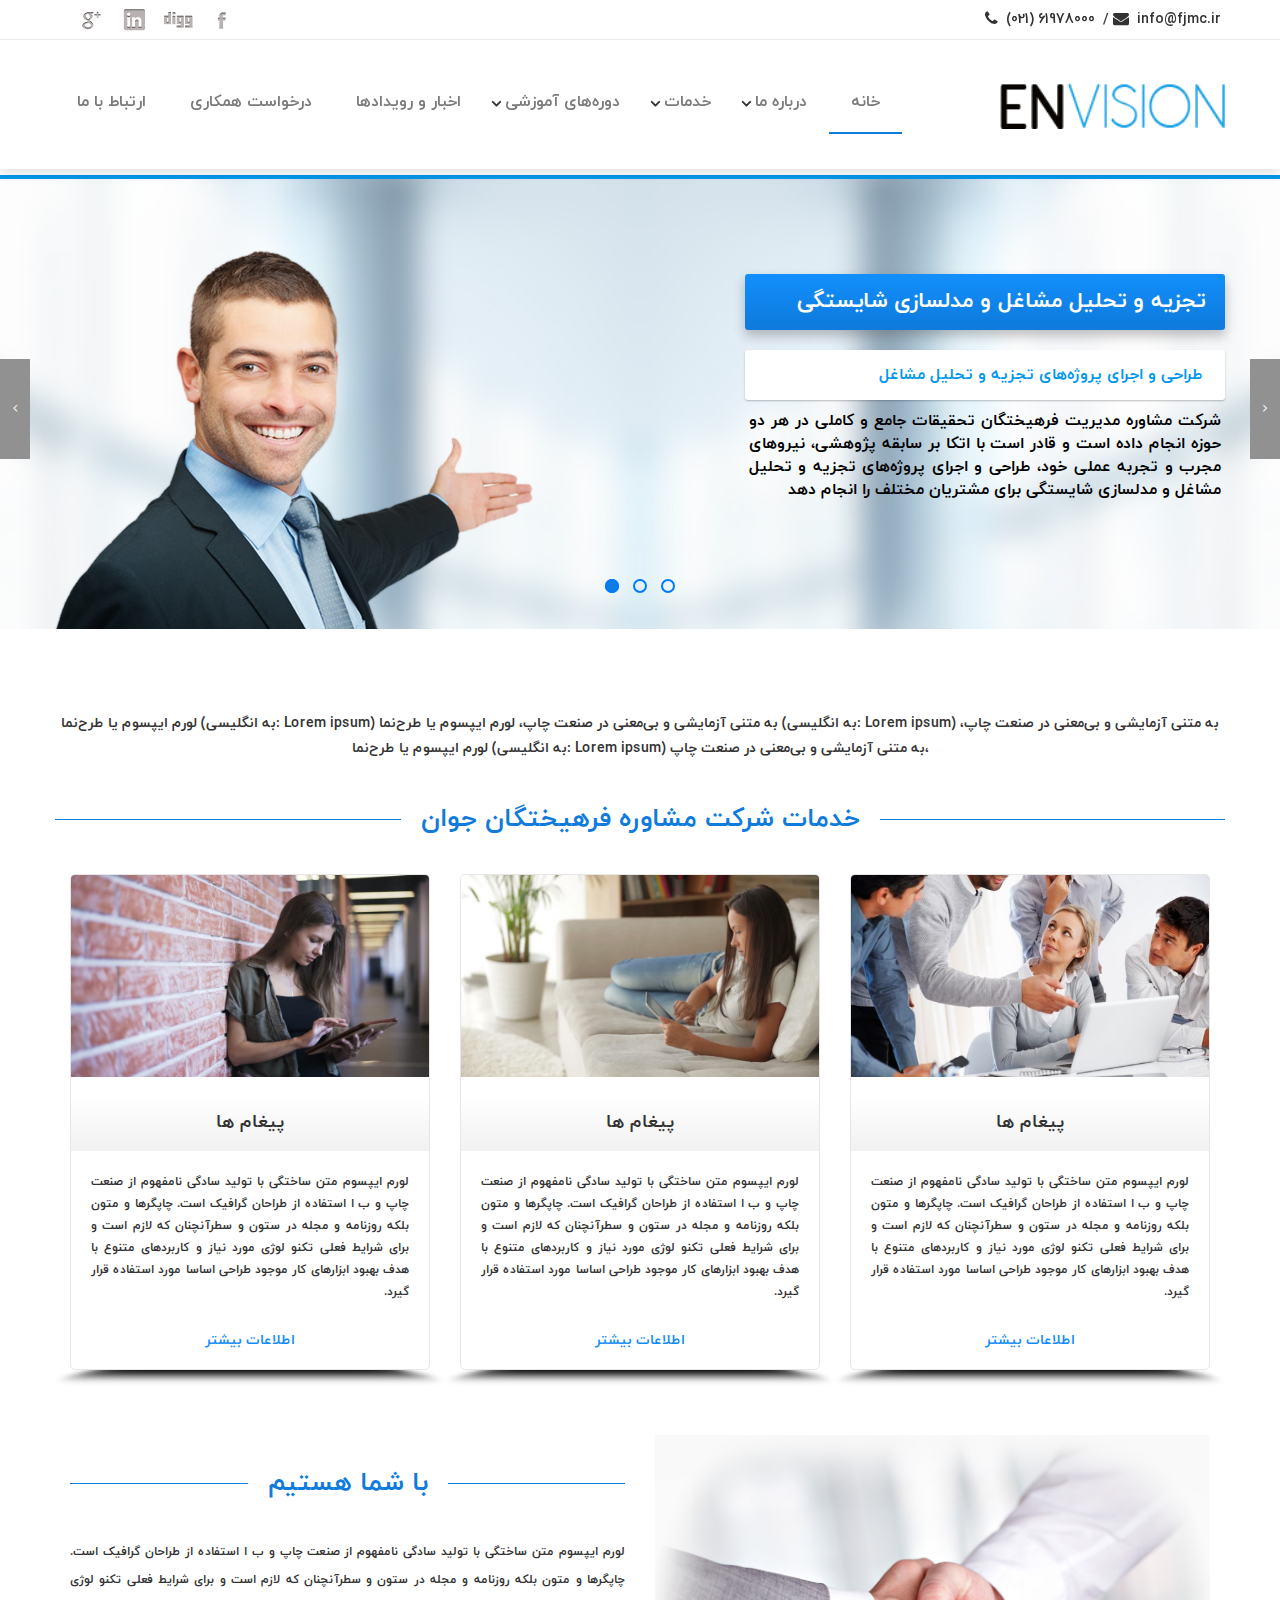
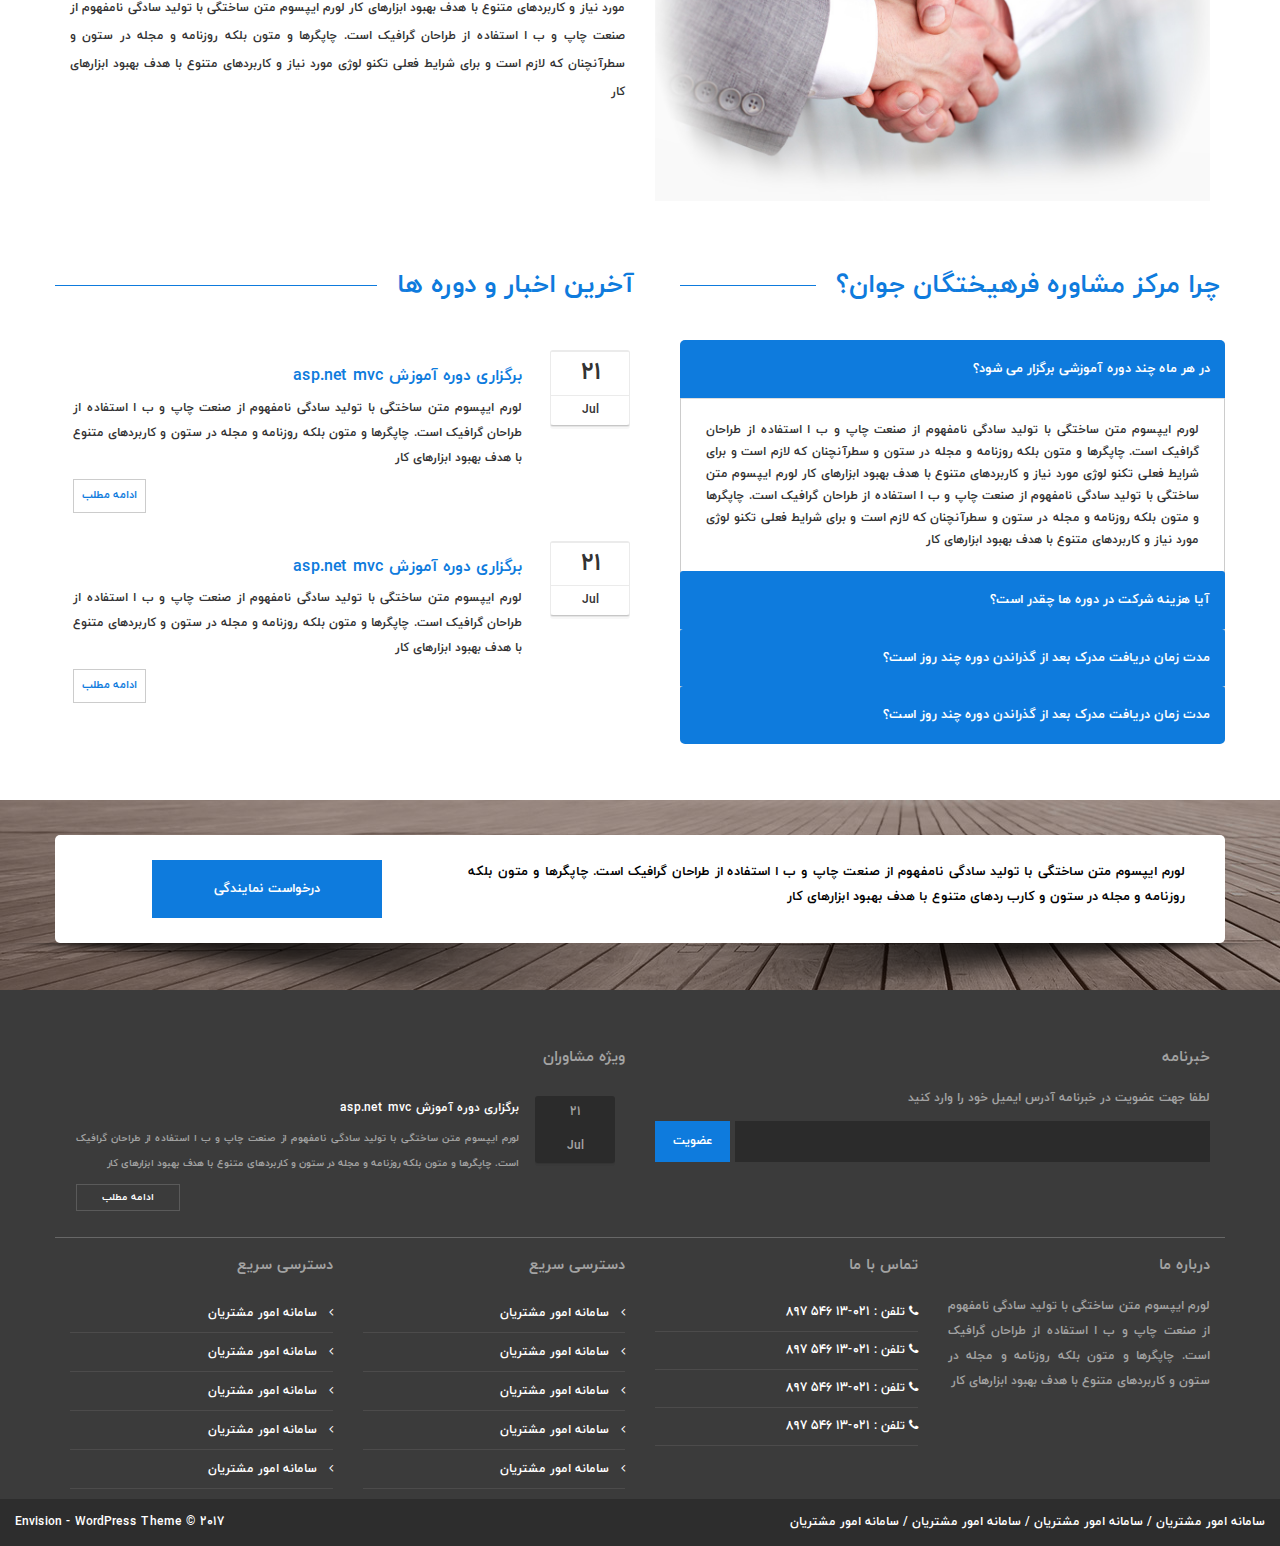
<file: index.html>
<!DOCTYPE html>
<html lang="fa">
<head>
    <meta charset="UTF-8">
    <title>Title</title>
    <link rel="stylesheet" href="assets/css/bootstrap.min.css"/>
    <link rel="stylesheet" href="assets/css/bootstrap-theme.min.css"/>
    <link rel="stylesheet" href="assets/css/animate.min.css"/>
    <link rel="stylesheet" href="assets/plugins/owl/dist/assets/owl.carousel.min.css"/>
    <link rel="stylesheet" href="assets/plugins/owl/dist/assets/owl.theme.default.min.css"/>
    <link rel="stylesheet" href="assets/css/font-awesome-css.min.css"/>
    <link rel="stylesheet" href="assets/css/custom.css"/>
    <link rel="stylesheet" href="assets/css/responsive.css"/>
</head>
<body>
<div class="container-fluid">
    <header>
        <div class="row top-menu">
            <div class="container">
                <div class="col-md-3 col-sm-4 col-xs-6 contact-info float-right zp">
                    <ul>
                        <li>
                            <i class="fa fa-phone"></i>
                            <span> (021) 61978000 </span>
                        </li>
                        /
                        <li>
                            <i class="fa fa-envelope"></i>
                            <span> info@fjmc.ir </span>
                        </li>
                    </ul>
                </div>
                <div class="col-md-9 col-sm-8 col-xs-6 permalink">
                    <!--                    <ul class="login float-left ui-gradient-grey">-->
                    <!--                        <li>-->
                    <!--                            <a href="#">ورود</a>-->
                    <!--                        </li>-->
                    <!--                    </ul>-->
                    <!--                    <ul class="cart float-left">-->
                    <!--                        <li>-->
                    <!--                            <a href="#">سبد خرید 0</a>-->
                    <!--                            <i class="fa fa-angle-right"></i>-->
                    <!--                        </li>-->
                    <!--                    </ul>-->
                    <ul class="social float-left">
                        <li>
                            <a class="google-plus" href="#"></a>
                            <a class="linkedin" href="#"></a>
                            <a class="rss" href="#"></a>
                            <a class="facebook" href="#"></a>
                        </li>
                    </ul>
                </div>
            </div>
        </div>
        <div class="row menu-container">
            <div class="container">
                <div class="col-md-3 col-xs-6 float-right zp logo-container text-center">
                    <img src="assets/images/logo.png" class="logo"/>
                </div>
                <div class="col-md-9 col-sm-12 col-xs-12 zp hidden-sm hidden-xs">
                    <nav id="primary_nav_wrap">
                        <ul>
                            <li class="current-menu-item"><a href="#">خانه</a></li>
                            <li><a href="#">درباره ما</a>
                                <ul>
                                    <li><a href="#">معرفی شرکت</a></li>
                                    <li><a href="#">مجوزها و تفاهم نامه ها</a></li>
                                    <li><a href="#">مشتریان</a></li>
                                    <li><a href="#">مشاوران</a></li>
                                </ul>
                            </li>
                            <li><a href="#">خدمات</a>
                                <ul>
                                    <li><a href="#">تجزیه‌و تحلیل مشاغل و مدلسازی شایستگی</a></li>
                                    <li><a href="#">آزمون سنجش تناسب شغلی</a></li>
                                    <li><a href="#">مصاحبه استخدامی</a></li>
                                    <li><a href="#">کانون ارزیابی و توسعه شایستگی‌ها</a></li>
                                </ul>
                            </li>
                            <li><a href="#">دوره‌های آموزشی</a>
                                <ul>
                                    <li><a href="#">پرورش ارزیاب کانون‌های ارزیابی و توسعه</a></li>
                                    <li><a href="#">دوره تربیت مصاحبه‌گر</a></li>
                                </ul>
                            </li>
                            <li><a href="#">اخبار و رویدادها</a></li>
                            <li><a href="#">درخواست همکاری</a></li>
                            <li><a href="#">ارتباط با ما</a></li>
                        </ul>
                    </nav>
                </div>
                <div class="col-md-9 col-xs-12 zp xs-menu visible-sm visible-xs">
                    <i class="fa fa-bars menu-handle"></i>
                    <nav>
                        <ul>
                            <li class="current-menu-item"><a href="#">خانه</a></li>
                            <li><a href="#">درباره ما</a>
                                <ul>
                                    <li><a href="#">معرفی شرکت</a></li>
                                    <li><a href="#">مجوزها و تفاهم نامه ها</a></li>
                                    <li><a href="#">مشتریان</a></li>
                                    <li><a href="#">مشاوران</a></li>
                                </ul>
                            </li>
                            <li><a href="#">خدمات</a>
                                <ul>
                                    <li><a href="#">تجزیه‌و تحلیل مشاغل و مدلسازی شایستگی</a></li>
                                    <li><a href="#">آزمون سنجش تناسب شغلی</a></li>
                                    <li><a href="#">مصاحبه استخدامی</a></li>
                                    <li><a href="#">کانون ارزیابی و توسعه شایستگی‌ها</a></li>
                                </ul>
                            </li>
                            <li><a href="#">دوره‌های آموزشی</a>
                                <ul>
                                    <li><a href="#">پرورش ارزیاب کانون‌های ارزیابی و توسعه</a></li>
                                    <li><a href="#">دوره تربیت مصاحبه‌گر</a></li>
                                </ul>
                            </li>
                            <li><a href="#">اخبار و رویدادها</a></li>
                            <li><a href="#">درخواست همکاری</a></li>
                            <li><a href="#">ارتباط با ما</a></li>
                        </ul>
                    </nav>
                </div>
            </div>
        </div>
    </header>

    <div class="row col-xs-12 slider-container">
        <div class="owl-demo">
            <div class="slide-progress"></div>
            <div class="owl-carousel owl-theme">
                <div class="item" style="background-image: url('assets/images/slide-bg-1.jpg');">
                    <div class="container">
                        <img class="part animated animate__fadeInUp" src="assets/images/man.png" alt="slide">
                        <div class="content">
                            <h2 class="animated animate__fadeIn delay">تجزیه ‌و تحلیل مشاغل و مدلسازی شایستگی</h2>
                            <h3 class="animated animate__fadeIn delay">طراحی و اجرای پروژه‌های تجزیه و تحلیل مشاغل</h3>
                            <p class="animated animate__fadeIn delay">
                                شرکت مشاوره مدیریت فرهیختگان تحقیقات جامع و کاملی در
                                هر دو حوزه انجام داده است و قادر است با اتکا بر سابقه پژوهشی،
                                نیروهای مجرب و تجربه عملی خود، طراحی و اجرای پروژه‌های تجزیه
                                و تحلیل مشاغل و مدلسازی شایستگی برای مشتریان مختلف را انجام دهد
                            </p>
                        </div>
                    </div>
                </div>
                <div class="item" style="background-image: url('assets/images/slide-bg-2.jpg');">
                    <div class="container">
                        <img class="part animated  animate__fadeInUp" src="assets/images/fingers.png" alt="slide">
                        <div class="content">
                            <h2 class="animated animate__fadeIn delay">آزمون سنجش تناسب شغلی</h2>
                            <h3 class="animated animate__fadeIn delay">جهت سنجش توانمندی‌های افراد، از دانش تجزیه و
                                تحلیل مشاغل </h3>
                            <p class="animated animate__fadeIn delay">
                                شرکت مشاوره مدیریت فرهیختگان فرآیندی
                                جهت سنجش تناسب بین شغل و شاغل طراحی نموده است
                                که در این فرآیند ضمن استفاده از آزمون‌های تخصصی
                                و بومی جهت سنجش توانمندی‌های افراد،
                                از دانش تجزیه و تحلیل مشاغل نیز
                                جهت تعیین نیازمندی‌های شغل استفاده شده است
                            </p>
                        </div>
                    </div>
                </div>
                <div class="item" style="background-image: url('assets/images/slide-bg-2.jpg');">
                    <div class="container">
                        <img class="part animated  animate__fadeInUp" src="assets/images/fingers.png" alt="slide">
                        <div class="content">
                            <h2 class="animated animate__fadeIn delay">دوره پرورش ارزیاب کانون‌های ارزیابی و توسعه</h2>
                            <h3 class="animated animate__fadeIn delay">شناسایی و پرورش ارزیابان برای کانون‌های ارزیابی و
                                توسعه</h3>
                            <p class="animated animate__fadeIn delay">
                                هدف این دوره شناسایی و پرورش ارزیابان برای کانون‌های ارزیابی
                                و توسعه می‌باشد. به افراد شرکت‌کننده
                                در این دوره، گواهینامه معتبر ارائه خواهد شد
                            </p>
                        </div>
                    </div>
                </div>
            </div>
        </div>
    </div>

    <div class="ui-divider"></div>

    <div class="row col-xs-12">
        <div class="container">
            <div class="intro">
                <div class="text-center">
                    لورم ایپسوم یا طرح‌نما (به انگلیسی: Lorem ipsum) به متنی آزمایشی و بی‌معنی در صنعت چاپ،
                    لورم ایپسوم یا طرح‌نما (به انگلیسی: Lorem ipsum) به متنی آزمایشی و بی‌معنی در صنعت چاپ،
                    لورم ایپسوم یا طرح‌نما (به انگلیسی: Lorem ipsum) به متنی آزمایشی و بی‌معنی در صنعت چاپ،
                </div>
            </div>
            <div class="index-page-title">
                <span>خدمات شرکت مشاوره فرهیختگان جوان</span>
            </div>
            <div class="col-lg-4 col-md-4 col-sm-12 col-xs-12 zp box-container">
                <div class="box">
                    <div class="image-container">
                        <img src="assets/images/box-4.jpg"/>
                        <img src="assets/images/box-2.jpg"/>
                    </div>
                    <h4 class="ui-gradient-grey">پیغام ها</h4>
                    <div class="content">
                        لورم ایپسوم متن ساختگی با تولید سادگی نامفهوم از صنعت چاپ و ب
                        ا استفاده از طراحان گرافیک است. چاپگرها و متون بلکه روزنامه و
                        مجله در ستون و سطرآنچنان که لازم است و برای شرایط فعلی تکنو
                        لوژی مورد نیاز و کاربردهای متنوع با هدف بهبود ابزارهای کار
                        موجود طراحی اساسا مورد استفاده قرار گیرد.
                    </div>
                    <a href="#" class="read-more">اطلاعات بیشتر</a>
                </div>
                <img src="assets/images/shadow-8.png" class="shadow"/>
            </div>
            <div class="col-lg-4 col-md-4 col-sm-12 col-xs-12 zp box-container">
                <div class="box">
                    <div class="image-container">
                        <img src="assets/images/box-3.jpg"/>
                        <img src="assets/images/box-4.jpg"/>
                    </div>
                    <h4 class="ui-gradient-grey">پیغام ها</h4>
                    <div class="content">
                        لورم ایپسوم متن ساختگی با تولید سادگی نامفهوم از صنعت چاپ و ب
                        ا استفاده از طراحان گرافیک است. چاپگرها و متون بلکه روزنامه و
                        مجله در ستون و سطرآنچنان که لازم است و برای شرایط فعلی تکنو
                        لوژی مورد نیاز و کاربردهای متنوع با هدف بهبود ابزارهای کار
                        موجود طراحی اساسا مورد استفاده قرار گیرد.
                    </div>
                    <a href="#" class="read-more">اطلاعات بیشتر</a>
                </div>
                <img src="assets/images/shadow-8.png" class="shadow"/>
            </div>
            <div class="col-lg-4 col-md-4 col-sm-12 col-xs-12 zp box-container">
                <div class="box">
                    <div class="image-container">
                        <img src="assets/images/box-1.jpg"/>
                        <img src="assets/images/box-3.jpg"/>
                    </div>
                    <h4 class="ui-gradient-grey">پیغام ها</h4>
                    <div class="content">
                        لورم ایپسوم متن ساختگی با تولید سادگی نامفهوم از صنعت چاپ و ب
                        ا استفاده از طراحان گرافیک است. چاپگرها و متون بلکه روزنامه و
                        مجله در ستون و سطرآنچنان که لازم است و برای شرایط فعلی تکنو
                        لوژی مورد نیاز و کاربردهای متنوع با هدف بهبود ابزارهای کار
                        موجود طراحی اساسا مورد استفاده قرار گیرد.
                    </div>
                    <a href="#" class="read-more">اطلاعات بیشتر</a>
                </div>
                <img src="assets/images/shadow-8.png" class="shadow"/>
            </div>
        </div>
    </div>

    <div class="ui-divider"></div>

    <div class="row col-xs-12  about-us-container tabs">
        <div class="container">
            <div class="col-lg-6 col-md-6 col-sm-6 col-xs-12">
                <div class="index-page-title">
                    <span>با شما هستیم</span>
                </div>
                <div class="content">
                    لورم ایپسوم متن ساختگی با تولید سادگی نامفهوم از صنعت چاپ و ب
                    ا استفاده از طراحان گرافیک است. چاپگرها و متون بلکه روزنامه و
                    مجله در ستون و سطرآنچنان که لازم است و برای شرایط فعلی تکنو
                    لوژی مورد نیاز و کاربردهای متنوع با هدف بهبود ابزارهای کار
                    لورم ایپسوم متن ساختگی با تولید سادگی نامفهوم از صنعت چاپ و ب
                    ا استفاده از طراحان گرافیک است. چاپگرها و متون بلکه روزنامه و
                    مجله در ستون و سطرآنچنان که لازم است و برای شرایط فعلی تکنو
                    لوژی مورد نیاز و کاربردهای متنوع با هدف بهبود ابزارهای کار
                </div>
            </div>
            <div class="col-lg-6 col-md-6 col-sm-6 col-xs-12">
                <img src="assets/images/about-us.jpg" width="100%"/>
            </div>
        </div>
    </div>

    <div class="ui-divider"></div>

    <div class="faq-blog">
        <div class="container">
            <div class="col-lg-6 col-md-6 col-sm-6 col-xs-12 zp">
                <div class="index-page-title">
                    <span>آخرین اخبار و دوره ها</span>
                </div>
                <div class="row col-lg-12 col-md-12 col-sm-12 col-xs-12 zp blog-section">
                    <div class="date">
                        <h3>
                            <span>21</span>
                        </h3>
                        <h6>
                            <span>Jul</span>
                        </h6>
                    </div>
                    <div class="content">
                        <h5>
                            <a href="#">
                                برگزاری دوره آموزش asp.net mvc
                            </a>
                        </h5>
                        <div>
                            لورم ایپسوم متن ساختگی با تولید سادگی نامفهوم از صنعت چاپ و ب ا استفاده از
                            طراحان گرافیک است. چاپگرها و متون بلکه روزنامه و مجله در ستون و
                            کاربردهای متنوع با هدف بهبود ابزارهای کار
                        </div>
                        <a href="#">ادامه مطلب</a>
                    </div>
                </div>
                <div class="row col-lg-12 col-md-12 col-sm-12 col-xs-12 zp blog-section">
                    <div class="date">
                        <h3>
                            <span>21</span>
                        </h3>
                        <h6>
                            <span>Jul</span>
                        </h6>
                    </div>
                    <div class="content">
                        <h5>
                            <a href="#">
                                برگزاری دوره آموزش asp.net mvc
                            </a>
                        </h5>
                        <div>
                            لورم ایپسوم متن ساختگی با تولید سادگی نامفهوم از صنعت چاپ و ب ا استفاده از
                            طراحان گرافیک است. چاپگرها و متون بلکه روزنامه و مجله در ستون و
                            کاربردهای متنوع با هدف بهبود ابزارهای کار
                        </div>
                        <a href="#">ادامه مطلب</a>
                    </div>
                </div>
            </div>
            <div class="col-lg-6 col-md-6 col-sm-6 col-xs-12 zp tabs">
                <div class="index-page-title">
                    <span>چرا مرکز مشاوره فرهیختگان جوان؟</span>
                </div>
                <div class="panel-group" id="accordion" role="tablist" aria-multiselectable="true">
                    <div class="panel panel-default">
                        <div class="panel-heading" role="tab" id="headingOne">
                            <h4 class="panel-title">
                                <a role="button" data-toggle="collapse" data-parent="#accordion" href="#collapseOne"
                                   aria-expanded="true" aria-controls="collapseOne">
                                    در هر ماه چند دوره آموزشی برگزار می شود؟
                                </a>
                            </h4>
                        </div>
                        <div id="collapseOne" class="panel-collapse collapse in" role="tabpanel"
                             aria-labelledby="headingOne">
                            <div class="panel-body">
                                لورم ایپسوم متن ساختگی با تولید سادگی نامفهوم از صنعت چاپ و ب ا استفاده از طراحان گرافیک
                                است. چاپگرها و متون بلکه روزنامه و مجله در ستون و سطرآنچنان که لازم است و برای شرایط
                                فعلی تکنو لوژی مورد نیاز و کاربردهای متنوع با هدف بهبود ابزارهای کار لورم ایپسوم متن
                                ساختگی با تولید سادگی نامفهوم از صنعت چاپ و ب ا استفاده از طراحان گرافیک است. چاپگرها و
                                متون بلکه روزنامه و مجله در ستون و سطرآنچنان که لازم است و برای شرایط فعلی تکنو لوژی
                                مورد نیاز و کاربردهای متنوع با هدف بهبود ابزارهای کار
                            </div>
                        </div>
                    </div>
                    <div class="panel panel-default">
                        <div class="panel-heading" role="tab" id="headingTwo">
                            <h4 class="panel-title">
                                <a class="collapsed" role="button" data-toggle="collapse" data-parent="#accordion"
                                   href="#collapseTwo" aria-expanded="false" aria-controls="collapseTwo">
                                    آیا هزینه شرکت در دوره ها چقدر است؟
                                </a>
                            </h4>
                        </div>
                        <div id="collapseTwo" class="panel-collapse collapse" role="tabpanel"
                             aria-labelledby="headingTwo">
                            <div class="panel-body">
                                لورم ایپسوم متن ساختگی با تولید سادگی نامفهوم از صنعت چاپ و ب ا استفاده از طراحان گرافیک
                                است. چاپگرها و متون بلکه روزنامه و مجله در ستون و سطرآنچنان که لازم است و برای شرایط
                                فعلی تکنو لوژی مورد نیاز و کاربردهای متنوع با هدف بهبود ابزارهای کار لورم ایپسوم متن
                                ساختگی با تولید سادگی نامفهوم از صنعت چاپ و ب ا استفاده از طراحان گرافیک است. چاپگرها و
                                متون بلکه روزنامه و مجله در ستون و سطرآنچنان که لازم است و برای شرایط فعلی تکنو لوژی
                                مورد نیاز و کاربردهای متنوع با هدف بهبود ابزارهای کار
                            </div>
                        </div>
                    </div>
                    <div class="panel panel-default">
                        <div class="panel-heading" role="tab" id="headingThree">
                            <h4 class="panel-title">
                                <a class="collapsed" role="button" data-toggle="collapse" data-parent="#accordion"
                                   href="#collapseThree" aria-expanded="false" aria-controls="collapseThree">
                                    مدت زمان دریافت مدرک بعد از گذراندن دوره چند روز است؟
                                </a>
                            </h4>
                        </div>
                        <div id="collapseThree" class="panel-collapse collapse" role="tabpanel"
                             aria-labelledby="headingThree">
                            <div class="panel-body">
                                لورم ایپسوم متن ساختگی با تولید سادگی نامفهوم از صنعت چاپ و ب ا استفاده از طراحان گرافیک
                                است. چاپگرها و متون بلکه روزنامه و مجله در ستون و سطرآنچنان که لازم است و برای شرایط
                                فعلی تکنو لوژی مورد نیاز و کاربردهای متنوع با هدف بهبود ابزارهای کار لورم ایپسوم متن
                                ساختگی با تولید سادگی نامفهوم از صنعت چاپ و ب ا استفاده از طراحان گرافیک است. چاپگرها و
                                متون بلکه روزنامه و مجله در ستون و سطرآنچنان که لازم است و برای شرایط فعلی تکنو لوژی
                                مورد نیاز و کاربردهای متنوع با هدف بهبود ابزارهای کار
                            </div>
                        </div>
                    </div>
                    <div class="panel panel-default">
                        <div class="panel-heading" role="tab" id="headingThree">
                            <h4 class="panel-title">
                                <a class="collapsed" role="button" data-toggle="collapse" data-parent="#accordion"
                                   href="#collapseFour" aria-expanded="false" aria-controls="collapseFour">
                                    مدت زمان دریافت مدرک بعد از گذراندن دوره چند روز است؟
                                </a>
                            </h4>
                        </div>
                        <div id="collapseFour" class="panel-collapse collapse" role="tabpanel"
                             aria-labelledby="headingThree">
                            <div class="panel-body">
                                لورم ایپسوم متن ساختگی با تولید سادگی نامفهوم از صنعت چاپ و ب ا استفاده از طراحان گرافیک
                                است. چاپگرها و متون بلکه روزنامه و مجله در ستون و سطرآنچنان که لازم است و برای شرایط
                                فعلی تکنو لوژی مورد نیاز و کاربردهای متنوع با هدف بهبود ابزارهای کار لورم ایپسوم متن
                                ساختگی با تولید سادگی نامفهوم از صنعت چاپ و ب ا استفاده از طراحان گرافیک است. چاپگرها و
                                متون بلکه روزنامه و مجله در ستون و سطرآنچنان که لازم است و برای شرایط فعلی تکنو لوژی
                                مورد نیاز و کاربردهای متنوع با هدف بهبود ابزارهای کار
                            </div>
                        </div>
                    </div>
                </div>
            </div>
        </div>
    </div>

    <div class="ui-divider"></div>
    <div class="representation">
        <div class="container">
            <div class="col-lg-8 col-md-8 col-sm-6 col-xs-12 content">
                لورم ایپسوم متن ساختگی با تولید سادگی نامفهوم از صنعت چاپ
                و ب ا استفاده از طراحان گرافیک است. چاپگرها
                و متون بلکه روزنامه و مجله در ستون و کارب
                ردهای متنوع با هدف بهبود ابزارهای کار
            </div>
            <div class="col-lg-4 col-md-4 col-sm-6 col-xs-12">
                <a href="#">درخواست نمایندگی</a>
            </div>
        </div>
        <img src="assets/images/shadow-2.png"/>
    </div>

    <footer>
        <div class="container">
            <div class="section col-lg-6 col-md-6 col-sm-6 col-xs-12 zp">
                <h4 class="title">خبرنامه</h4>
                <p>لطفا جهت عضویت در خبرنامه آدرس ایمیل خود را وارد کنید</p>
                <form>
                    <input type="text"/>
                    <input type="submit" value="عضویت"/>
                </form>
            </div>
            <div class="section col-lg-6 col-md-6 col-sm-6 col-xs-12 zp faq-blog">
                <h4 class="title">ویژه مشاوران</h4>
                <div class="row col-lg-12 col-md-12 col-sm-12 col-xs-12 zp blog-section">
                    <div class="date">
                        <h3>
                            <span>21</span>
                        </h3>
                        <h6>
                            <span>Jul</span>
                        </h6>
                    </div>
                    <div class="content">
                        <h5>
                            <a href="#">
                                برگزاری دوره آموزش asp.net mvc
                            </a>
                        </h5>
                        <div>
                            لورم ایپسوم متن ساختگی با تولید سادگی نامفهوم از صنعت چاپ و ب ا استفاده از
                            طراحان گرافیک است. چاپگرها و متون بلکه روزنامه و مجله در ستون و
                            کاربردهای متنوع با هدف بهبود ابزارهای کار
                        </div>
                        <a href="#">ادامه مطلب</a>
                    </div>
                </div>
                <div class="row col-lg-12 col-md-12 col-sm-12 col-xs-12 zp blog-section">
                    <div class="date">
                        <h3>
                            <span>21</span>
                        </h3>
                        <h6>
                            <span>Jul</span>
                        </h6>
                    </div>
                    <div class="content">
                        <h5>
                            <a href="#">
                                برگزاری دوره آموزش asp.net mvc
                            </a>
                        </h5>
                        <div>
                            لورم ایپسوم متن ساختگی با تولید سادگی نامفهوم از صنعت چاپ و ب ا استفاده از
                            طراحان گرافیک است. چاپگرها و متون بلکه روزنامه و مجله در ستون و
                            کاربردهای متنوع با هدف بهبود ابزارهای کار
                        </div>
                        <a href="#">ادامه مطلب</a>
                    </div>
                </div>
            </div>
        </div>
        <div class="container">
            <div class="section col-lg-3 col-md-3 col-sm-6 col-xs-12 zp">
                <h4 class="title">درباره ما</h4>
                <div class="content">
                    لورم ایپسوم متن ساختگی با تولید سادگی نامفهوم از
                    صنعت چاپ و ب ا استفاده از طراحان گرافیک است.
                    چاپگرها و متون بلکه روزنامه و مجله در ستون
                    و کاربردهای متنوع با هدف بهبود ابزارهای کار
                </div>
            </div>
            <div class="section contact col-lg-3 col-md-3 col-sm-6 col-xs-12 zp">
                <h4 class="title">تماس با ما</h4>
                <ul>
                    <li>
                        <i class="fa fa-phone"></i>
                        <span>تلفن : 021-13 546 897</span>
                    </li>
                    <li>
                        <i class="fa fa-phone"></i>
                        <span>تلفن : 021-13 546 897</span>
                    </li>
                    <li>
                        <i class="fa fa-phone"></i>
                        <span>تلفن : 021-13 546 897</span>
                    </li>
                    <li>
                        <i class="fa fa-phone"></i>
                        <span>تلفن : 021-13 546 897</span>
                    </li>
                </ul>
            </div>
            <div class="section col-lg-3 col-md-3 col-sm-6 col-xs-12 zp">
                <h4 class="title">دسترسی سریع</h4>
                <ul>
                    <li>
                        <a href="#">سامانه امور مشتریان</a>
                    </li>
                    <li>
                        <a href="#">سامانه امور مشتریان</a>
                    </li>
                    <li>
                        <a href="#">سامانه امور مشتریان</a>
                    </li>
                    <li>
                        <a href="#">سامانه امور مشتریان</a>
                    </li>
                    <li>
                        <a href="#">سامانه امور مشتریان</a>
                    </li>
                </ul>
            </div>
            <div class="section col-lg-3 col-md-3 col-sm-6 col-xs-12 zp">
                <h4 class="title">دسترسی سریع</h4>
                <ul>
                    <li>
                        <a href="#">سامانه امور مشتریان</a>
                    </li>
                    <li>
                        <a href="#">سامانه امور مشتریان</a>
                    </li>
                    <li>
                        <a href="#">سامانه امور مشتریان</a>
                    </li>
                    <li>
                        <a href="#">سامانه امور مشتریان</a>
                    </li>
                    <li>
                        <a href="#">سامانه امور مشتریان</a>
                    </li>
                </ul>
            </div>
        </div>
        <div class="col-lg-6 col-md-6 col-sm-12 col-xs-12 copy-right text-left">
            Envision - WordPress Theme © 2017
        </div>
        <div class="col-lg-6 col-md-6 col-sm-12 copy-right col-xs-12">
            <ul>
                <li>
                    <a href="#">سامانه امور مشتریان</a>
                </li>
                /
                <li>
                    <a href="#">سامانه امور مشتریان</a>
                </li>
                /
                <li>
                    <a href="#">سامانه امور مشتریان</a>
                </li>
                /
                <li>
                    <a href="#">سامانه امور مشتریان</a>
                </li>
            </ul>
        </div>
    </footer>


</div>
<script type="text/javascript" src="assets/js/jquery.min.js"></script>
<script type="text/javascript" src="assets/js/bootstrap.min.js"></script>
<script type="text/javascript" src="assets/plugins/owl/dist/owl.carousel.min.js"></script>
<script type="text/javascript" src="assets/js/easing.js"></script>
<script type="text/javascript" src="assets/js/script.js"></script>
</body>
</html>
</file>
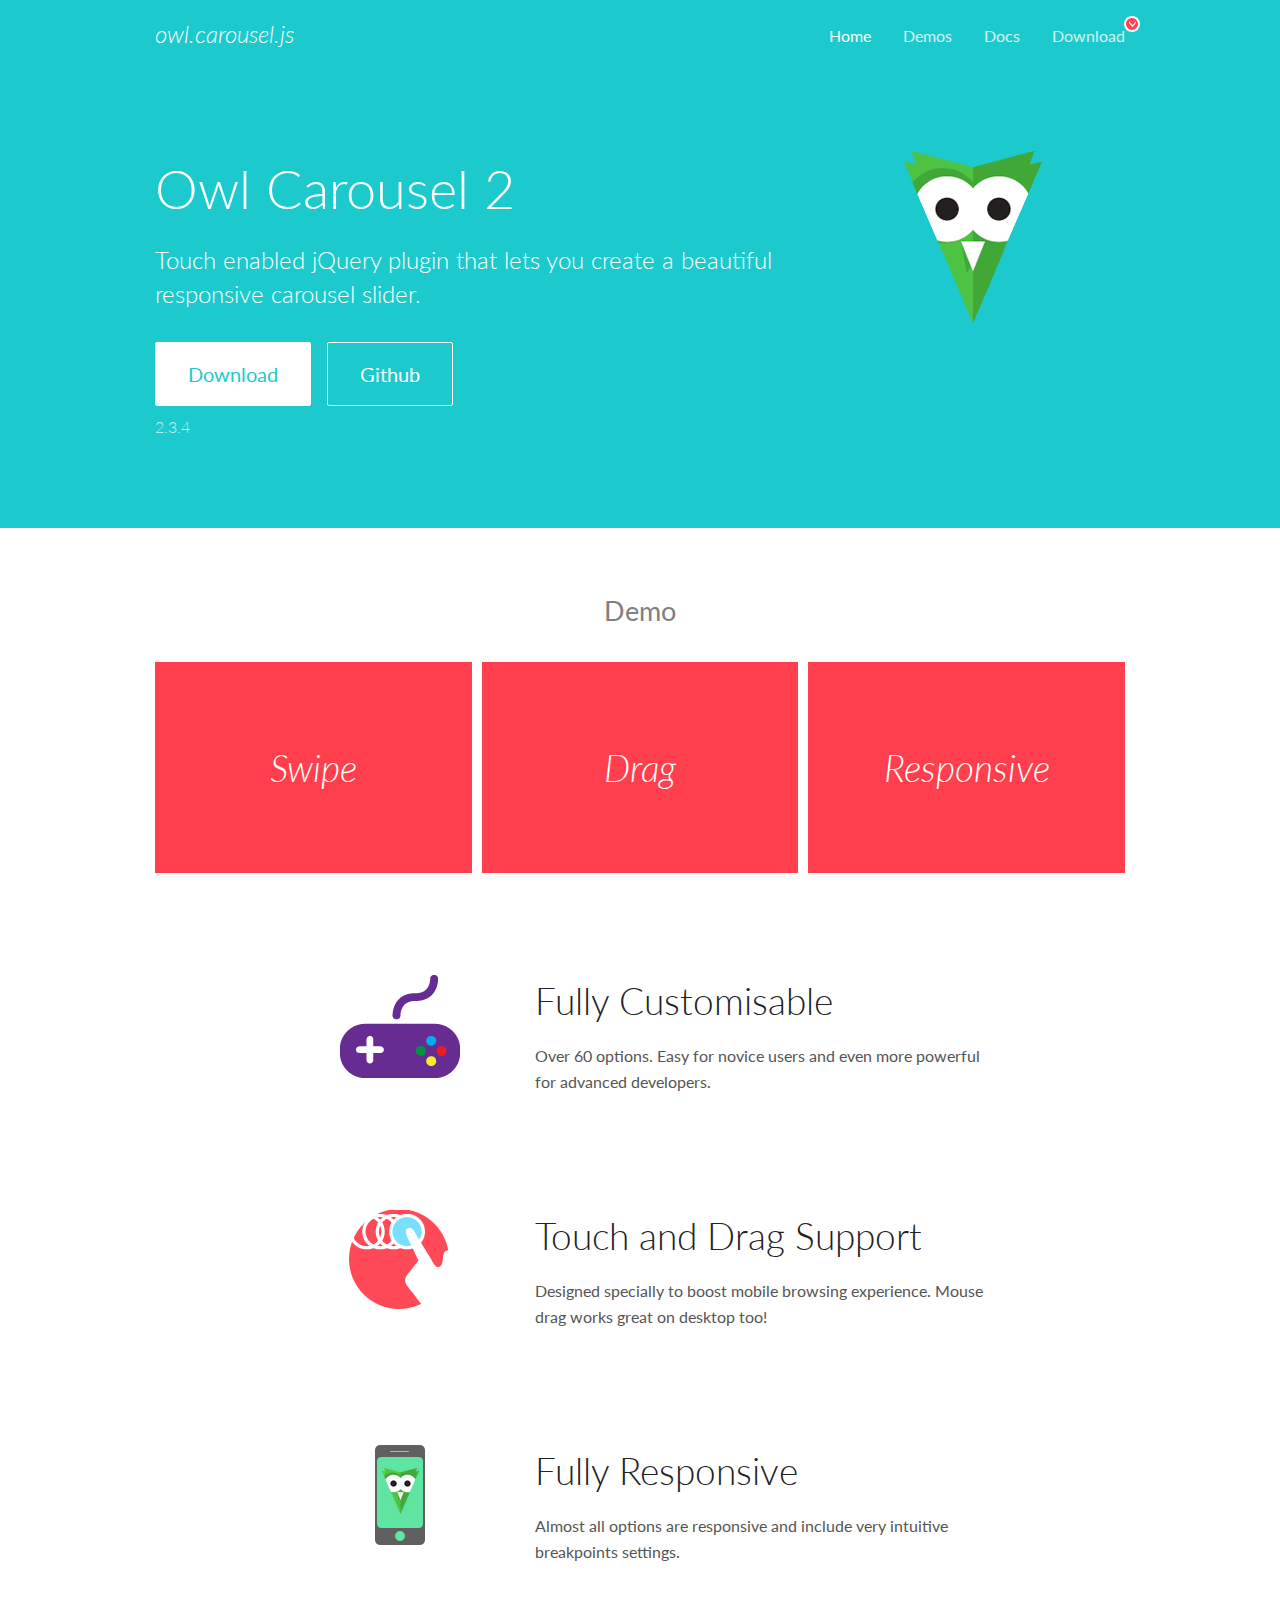
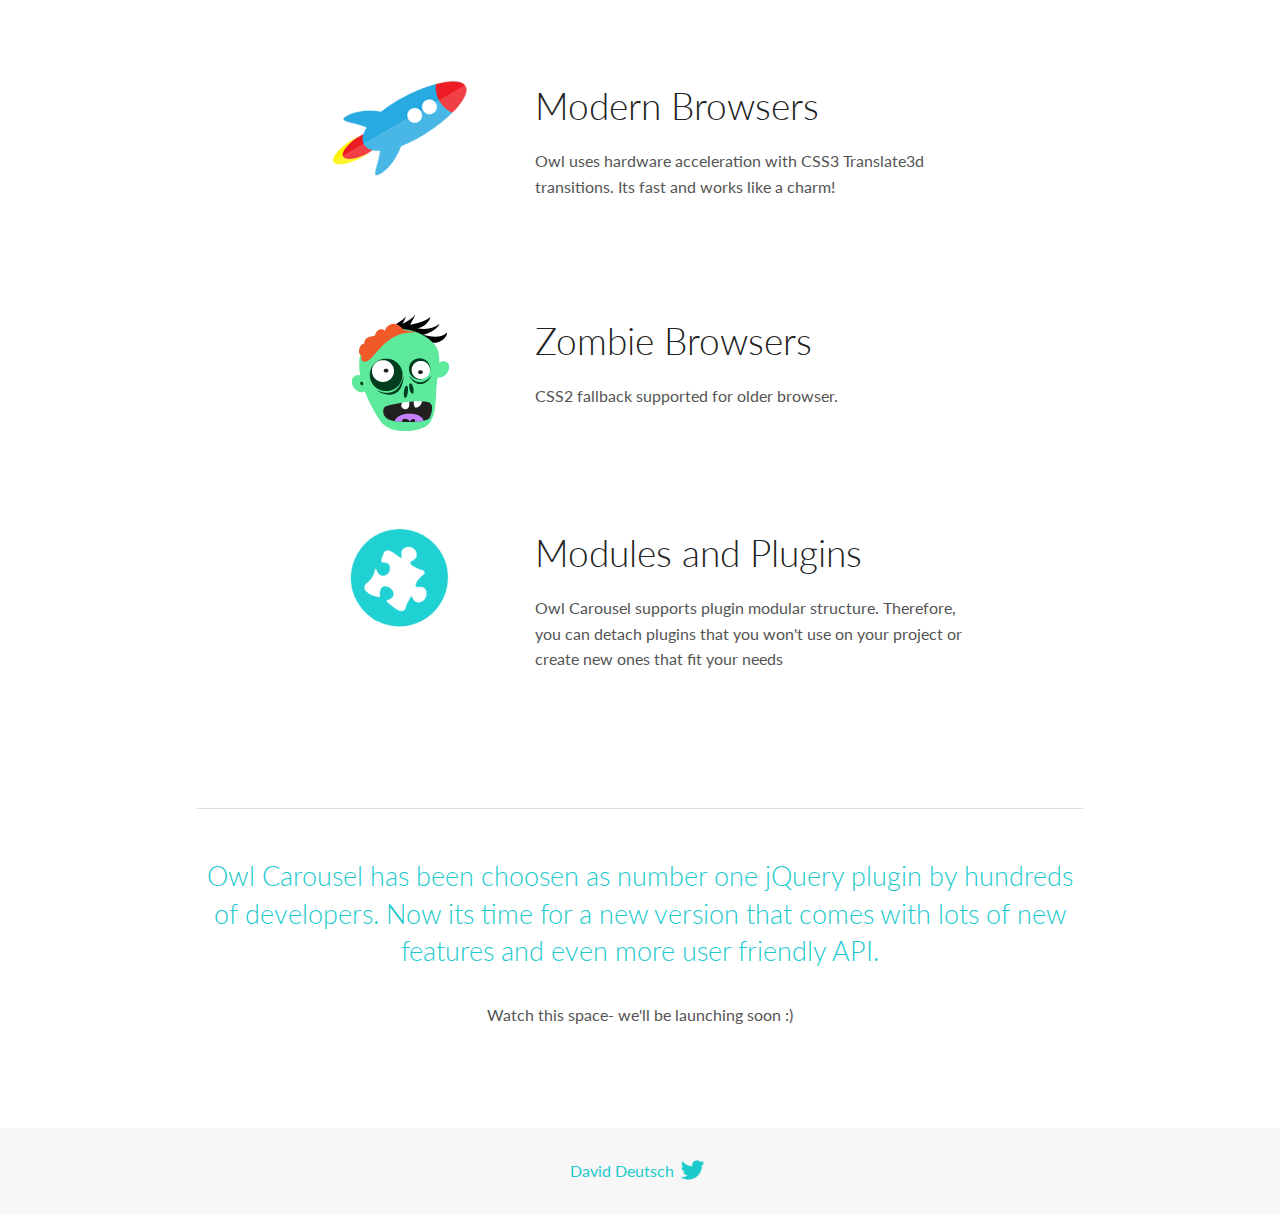
<file: assets/plugins/owl/docs/index.html>
<!DOCTYPE html>
<html lang="en">
  <head>

    <!-- head -->
    <meta charset="utf-8">
    <meta name="msapplication-tap-highlight" content="no" />
    <meta name="viewport" content="width=device-width, initial-scale=1.0" />
    <meta name="description" content="Touch enabled jQuery plugin that lets you create beautiful responsive carousel slider.">
    <meta name="author" content="David Deutsch">
    <title>
      Home | Owl Carousel | 2.3.4
    </title>

    <!-- Stylesheets -->
    <link href='https://fonts.googleapis.com/css?family=Lato:300,400,700,400italic,300italic' rel='stylesheet' type='text/css'>
    <link rel="stylesheet" href="assets/css/docs.theme.min.css">

    <!-- Owl Stylesheets -->
    <link rel="stylesheet" href="assets/owlcarousel/assets/owl.carousel.min.css">
    <link rel="stylesheet" href="assets/owlcarousel/assets/owl.theme.default.min.css">

    <!-- HTML5 shim and Respond.js IE8 support of HTML5 elements and media queries -->

    <!--[if lt IE 9]>
      <script src="https://oss.maxcdn.com/libs/html5shiv/3.7.0/html5shiv.js"></script>
      <script src="https://oss.maxcdn.com/libs/respond.js/1.3.0/respond.min.js"></script>
    <![endif]-->

    <!-- Favicons -->
    <link rel="apple-touch-icon-precomposed" sizes="144x144" href="assets/ico/apple-touch-icon-144-precomposed.png">
    <link rel="shortcut icon" href="assets/ico/favicon.png">
    <link rel="shortcut icon" href="favicon.ico">

    <!-- Yeah i know js should not be in header. Its required for demos.-->

    <!-- javascript -->
    <script src="assets/vendors/jquery.min.js"></script>
    <script src="assets/owlcarousel/owl.carousel.js"></script>
  </head>
  <body>

    <!-- header -->
    <header class="header">
      <div class="row">
        <div class="large-12 columns">
          <div class="brand left">
            <h3>
              <a href="/OwlCarousel2/">owl.carousel.js</a> 
            </h3>
          </div>
          <a id="toggle-nav" class="right">
            <span></span> <span></span> <span></span> 
          </a> 
          <div class="nav-bar">
            <ul class="clearfix">
              <li class="active">
                <a href="/OwlCarousel2/index.html">Home</a> 
              </li>
              <li> <a href="/OwlCarousel2/demos/demos.html">Demos</a>  </li>
              <li> <a href="/OwlCarousel2/docs/started-welcome.html">Docs</a>  </li>
              <li>
                <a href="https://github.com/OwlCarousel2/OwlCarousel2/archive/2.3.4.zip">Download</a> 
                <span class="download"></span> 
              </li>
            </ul>
          </div>
        </div>
      </div>
    </header>

    <!-- home panel -->
    <section id="hero">
      <div class="row">
        <div class="large-8 medium-8 columns">
          <h1>Owl Carousel 2</h1>
          <h4>Touch enabled jQuery plugin that lets you create a beautiful responsive carousel slider.</h4>
          <a href="https://github.com/OwlCarousel2/OwlCarousel2/archive/2.3.4.zip" class="hero-button">Download</a> 
          <a href="https://github.com/OwlCarousel2/OwlCarousel2" class="hero-button outline">Github</a> 
          <p>2.3.4</p>
        </div>
        <div class="large-4 medium-4 columns">
          <img class="owl-logo" src="assets/img/owl-logo.png" alt="mr. Owl">
        </div>
      </div>
    </section>

    <!-- body -->
    <div class="home-demo">
      <div class="row">
        <div class="large-12 columns">
          <h3>Demo</h3>
          <div class="owl-carousel">
            <div class="item">
              <h2>Swipe</h2>
            </div>
            <div class="item">
              <h2>Drag</h2>
            </div>
            <div class="item">
              <h2>Responsive</h2>
            </div>
            <div class="item">
              <h2>CSS3</h2>
            </div>
            <div class="item">
              <h2>Fast</h2>
            </div>
            <div class="item">
              <h2>Easy</h2>
            </div>
            <div class="item">
              <h2>Free</h2>
            </div>
            <div class="item">
              <h2>Upgradable</h2>
            </div>
            <div class="item">
              <h2>Tons of options</h2>
            </div>
            <div class="item">
              <h2>Infinity</h2>
            </div>
            <div class="item">
              <h2>Auto Width</h2>
            </div>
          </div>
        </div>
      </div>
    </div>
    <script>
      var owl = $('.owl-carousel');
      owl.owlCarousel({
        margin: 10,
        loop: true,
        responsive: {
          0: {
            items: 1
          },
          600: {
            items: 2
          },
          1000: {
            items: 3
          }
        }
      })
    </script>

    <!-- features -->
    <div id="features">
      <div class="row">
        <div class="small-12 medium-9 small-centered columns">
          <section class="row feature">
            <div class="medium-4 small-12 columns">
              <img src="assets/img/feature-options.png" alt="">
            </div>
            <div class="medium-8 small-12 columns">
              <h2>Fully Customisable</h2>
              <p>Over 60 options. Easy for novice users and even more powerful for advanced developers.</p>
            </div>
          </section>
          <section class="row feature">
            <div class="medium-4 small-12 columns">
              <img src="assets/img/feature-drag.png" alt="">
            </div>
            <div class="medium-8 small-12 columns">
              <h2>Touch and Drag Support</h2>
              <p>Designed specially to boost mobile browsing experience. Mouse drag works great on desktop too!</p>
            </div>
          </section>
          <section class="row feature">
            <div class="medium-4 small-12 columns">
              <img src="assets/img/feature-responsive.png" alt="">
            </div>
            <div class="medium-8 small-12 columns">
              <h2>Fully Responsive</h2>
              <p>Almost all options are responsive and include very intuitive breakpoints settings.</p>
            </div>
          </section>
          <section class="row feature">
            <div class="medium-4 small-12 columns">
              <img src="assets/img/feature-modern.png" alt="">
            </div>
            <div class="medium-8 small-12 columns">
              <h2>Modern Browsers</h2>
              <p>Owl uses hardware acceleration with CSS3 Translate3d transitions. Its fast and works like a charm! </p>
            </div>
          </section>
          <section class="row feature">
            <div class="medium-4 small-12 columns">
              <img src="assets/img/feature-zombie.png" alt="">
            </div>
            <div class="medium-8 small-12 columns">
              <h2>Zombie Browsers</h2>
              <p>CSS2 fallback supported for older browser.</p>
            </div>
          </section>
          <section class="row feature">
            <div class="medium-4 small-12 columns">
              <img src="assets/img/feature-module.png" alt="">
            </div>
            <div class="medium-8 small-12 columns">
              <h2>Modules and Plugins</h2>
              <p>Owl Carousel supports plugin modular structure. Therefore, you can detach plugins that you won&#x27;t use on your project or create new ones that fit your needs</p>
            </div>
          </section>
        </div>
      </div>
    </div>

    <!-- footer -->
    <section id="teaser-text">
      <div class="row">
        <div class="small-12 medium-11 small-centered columns">
          <hr>
          <h3 id="owl-carousel-has-been-choosen-as-number-one-jquery-plugin-by-hundreds-of-developers-now-its-time-for-a-new-version-that-comes-with-lots-of-new-features-and-even-more-user-friendly-api-">Owl Carousel has been choosen as number one jQuery plugin by hundreds of developers. Now its time for a new version that comes with lots of new features and even more user friendly API.</h3>
          <p>Watch this space- we&#39;ll be launching soon :)</p>
        </div>
      </div>
    </section>

    <!-- footer -->
    <footer class="footer">
      <div class="row">
        <div class="large-12 columns">
          <h5>
            <a href="/OwlCarousel2/docs/support-contact.html">David Deutsch</a> 
            <a id="custom-tweet-button" href="https://twitter.com/share?url=https://github.com/OwlCarousel2/OwlCarousel2&text=Owl Carousel - This is so awesome! " target="_blank"></a> 
          </h5>
        </div>
      </div>
    </footer>

    <!-- vendors -->
    <script src="assets/vendors/highlight.js"></script>
    <script src="assets/js/app.js"></script>
  </body>
</html>
</file>
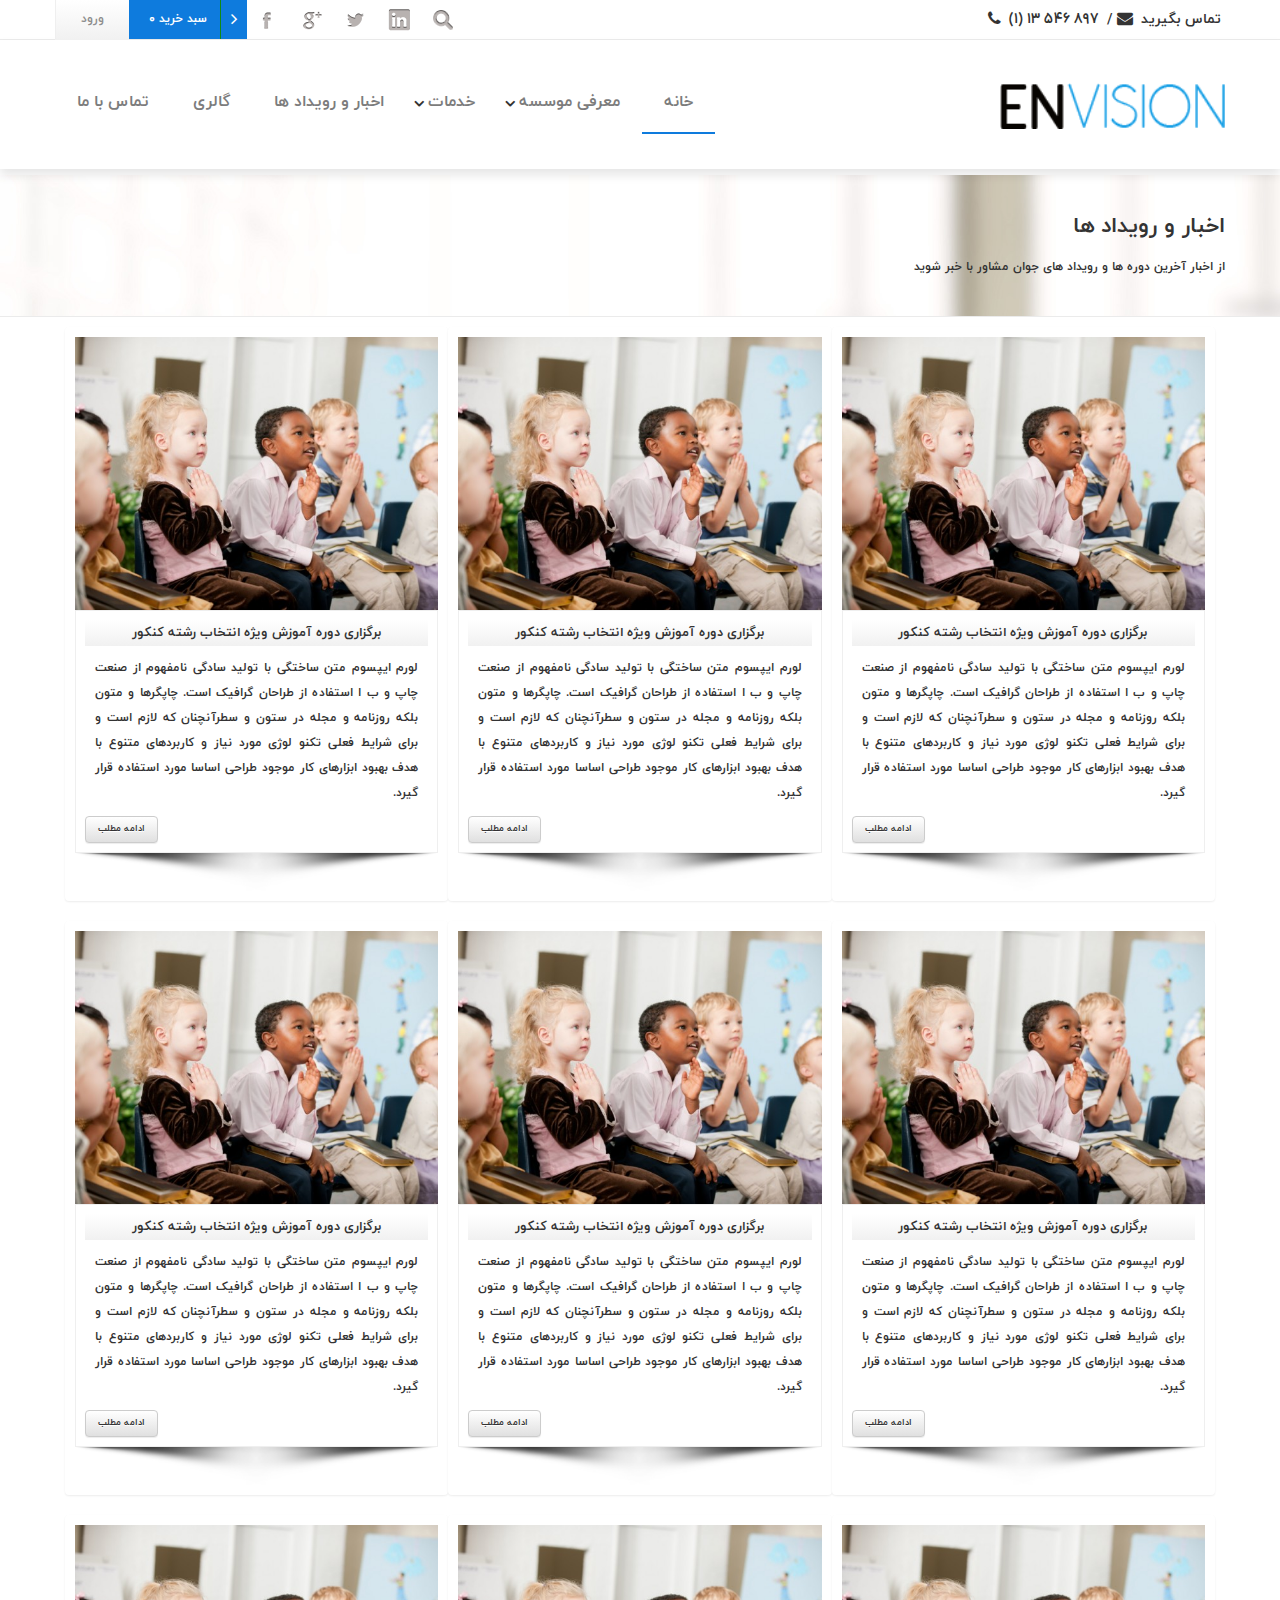
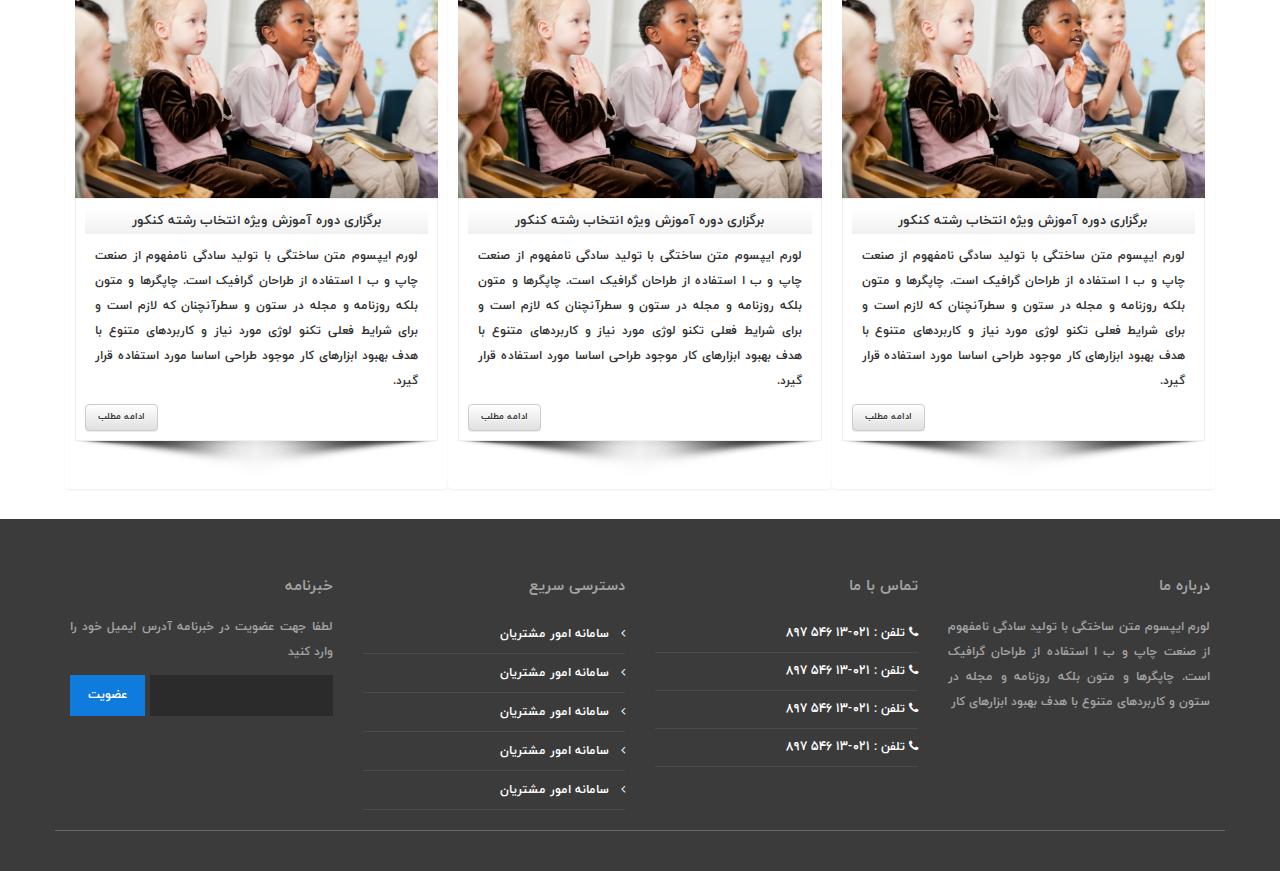
<file: blog.html>
<!DOCTYPE html>
<html lang="en">
<head>
    <meta charset="UTF-8">
    <title>Title</title>
    <link rel="stylesheet" href="assets/css/bootstrap.min.css"/>
    <link rel="stylesheet" href="assets/css/bootstrap-theme.min.css"/>
    <link rel="stylesheet" href="assets/css/font-awesome-css.min.css"/>
    <link rel="stylesheet" href="assets/css/custom.css"/>
    <link rel="stylesheet" href="assets/css/responsive.css"/>
    <link rel="stylesheet" href="assets/css/blog.css"/>
</head>
<body>
<div class="container-fluid">
    <header>
        <div class="row top-menu">
            <div class="container">
                <div class="col-lg-3 col-md-3 col-sm-4 col-xs-12 contact-info float-right zp">
                    <ul>
                        <li>
                            <i class="fa fa-phone"></i>
                            <span> (1) 13 546 897 </span>
                        </li>
                        /
                        <li>
                            <i class="fa fa-envelope"></i>
                            <span> تماس بگیرید </span>
                        </li>
                    </ul>
                </div>
                <div class="col-lg-9 col-md-9 col-sm-8 col-xs-12 permalink zp">
                    <ul class="login float-left ui-gradient-grey">
                        <li>
                            <a href="#">ورود</a>
                        </li>
                    </ul>
                    <ul class="cart float-left">
                        <li>
                            <a href="#">سبد خرید 0</a>
                            <i class="fa fa-angle-right"></i>
                        </li>
                    </ul>
                    <ul class="social float-left">
                        <li>
                            <a class="facebook" href="#"></a>
                            <a class="google-plus" href="#"></a>
                            <a class="twitter" href="#"></a>
                            <a class="linkedin" href="#"></a>
                            <a class="search" href="#"></a>
                        </li>
                    </ul>
                </div>
            </div>
        </div>
        <div class="row menu-container">
            <div class="container">
                <div class="col-lg-3 col-md-3 col-sm-12 col-xs-12 float-right zp logo-container text-center">
                    <img src="assets/images/logo.png" class="logo"/>
                </div>
                <div class="col-lg-9 col-md-9 col-sm-12 col-xs-12 zp hidden-sm hidden-xs">
                    <nav id="primary_nav_wrap">
                        <ul>
                            <li class="current-menu-item"><a href="#">خانه</a></li>
                            <li><a href="#">معرفی موسسه</a>
                                <ul>
                                    <li><a href="#">درباره موسسه</a></li>
                                    <li><a href="#">مجوزها و تفاهم نامه ها</a></li>
                                    <li><a href="#">مشتریان</a></li>
                                    <li><a href="#">سامانه استعلام</a></li>
                                </ul>
                            </li>
                            <li><a href="#">خدمات</a>
                                <ul>
                                    <li><a href="#">سیگما دانش</a></li>
                                    <li><a href="#">هدایت شغلی-تحصیلی</a></li>
                                    <li><a href="#">منابع انسانی و سازمان ها</a></li>
                                    <li><a href="#">راه اندازی کسب و کار</a></li>
                                </ul>
                            </li>
                            <li><a href="#">اخبار و رویداد ها</a></li>
                            <li><a href="#">گالری</a></li>
                            <li><a href="#">تماس با ما</a></li>
                        </ul>
                    </nav>
                </div>
                <div class="col-lg-9 col-md-9 col-sm-12 col-xs-12 zp xs-menu visible-sm visible-xs">
                    <span class="menu-title">منو سایت</span>
                    <i class="fa fa-bars menu-handle"></i>
                    <nav>
                        <ul>
                            <li><a href="#">خانه</a></li>
                            <li><a href="#">معرفی موسسه</a>
                                <ul>
                                    <li><a href="#">درباره موسسه</a></li>
                                    <li><a href="#">مجوزها و تفاهم نامه ها</a></li>
                                    <li><a href="#">مشتریان</a></li>
                                    <li><a href="#">سامانه استعلام</a></li>
                                </ul>
                            </li>
                            <li><a href="#">خدمات</a>
                                <ul>
                                    <li><a href="#">سیگما دانش</a></li>
                                    <li><a href="#">هدایت شغلی-تحصیلی</a></li>
                                    <li><a href="#">منابع انسانی و سازمان ها</a></li>
                                    <li><a href="#">راه اندازی کسب و کار</a></li>
                                </ul>
                            </li>
                            <li><a href="#">اخبار و رویداد ها</a></li>
                            <li><a href="#">گالری</a></li>
                            <li><a href="#">تماس با ما</a></li>
                        </ul>
                    </nav>
                </div>
            </div>
        </div>
    </header>
    <div class="col-lg-12 col-md-12 col-sm-12 col-xs-12 zp header-background">
        <div class="container">
            <h1>اخبار و رویداد ها</h1>
            <div class="content">
                از اخبار آخرین دوره ها و رویداد های جوان مشاور با خبر شوید
            </div>
        </div>
    </div>
    <div class="container blog-container">
        <div class="content col-lg-12 col-md-12 col-sm-12 col-xs-12 zp">
            <div class="row col-lg-4 col-md-4 col-sm-6 col-xs-12 zp">
                <a href="#">
                    <div class="thumbnail">
                        <img src="assets/images/blog.jpg" alt="...">
                        <div class="caption">
                            <h3 class="ui-gradient-grey">برگزاری دوره آموزش ویژه انتخاب رشته کنکور</h3>
                            <div class="content">
                                لورم ایپسوم متن ساختگی با تولید سادگی نامفهوم از صنعت چاپ و ب ا استفاده از طراحان گرافیک
                                است. چاپگرها و متون بلکه روزنامه و مجله در ستون و سطرآنچنان که لازم است و برای شرایط
                                فعلی تکنو لوژی مورد نیاز و کاربردهای متنوع با هدف بهبود ابزارهای کار موجود طراحی اساسا
                                مورد استفاده قرار گیرد.
                            </div>
                            <p>
                                <button class="btn btn-default">ادامه مطلب</button>
                            </p>
                        </div>
                        <img src="assets/images/shadow-3.png" class="shadow" />
                    </div>
                </a>
            </div>
            <div class="row col-lg-4 col-md-4 col-sm-6 col-xs-12 zp">
                <a href="#">
                    <div class="thumbnail">
                        <img src="assets/images/blog.jpg" alt="...">
                        <div class="caption">
                            <h3 class="ui-gradient-grey">برگزاری دوره آموزش ویژه انتخاب رشته کنکور</h3>
                            <div class="content">
                                لورم ایپسوم متن ساختگی با تولید سادگی نامفهوم از صنعت چاپ و ب ا استفاده از طراحان گرافیک
                                است. چاپگرها و متون بلکه روزنامه و مجله در ستون و سطرآنچنان که لازم است و برای شرایط
                                فعلی تکنو لوژی مورد نیاز و کاربردهای متنوع با هدف بهبود ابزارهای کار موجود طراحی اساسا
                                مورد استفاده قرار گیرد.
                            </div>
                            <p>
                                <button class="btn btn-default">ادامه مطلب</button>
                            </p>
                        </div>
                        <img src="assets/images/shadow-3.png" class="shadow" />
                    </div>
                </a>
            </div>
            <div class="row col-lg-4 col-md-4 col-sm-6 col-xs-12 zp">
                <a href="#">
                    <div class="thumbnail">
                        <img src="assets/images/blog.jpg" alt="...">
                        <div class="caption">
                            <h3 class="ui-gradient-grey">برگزاری دوره آموزش ویژه انتخاب رشته کنکور</h3>
                            <div class="content">
                                لورم ایپسوم متن ساختگی با تولید سادگی نامفهوم از صنعت چاپ و ب ا استفاده از طراحان گرافیک
                                است. چاپگرها و متون بلکه روزنامه و مجله در ستون و سطرآنچنان که لازم است و برای شرایط
                                فعلی تکنو لوژی مورد نیاز و کاربردهای متنوع با هدف بهبود ابزارهای کار موجود طراحی اساسا
                                مورد استفاده قرار گیرد.
                            </div>
                            <p>
                                <button class="btn btn-default">ادامه مطلب</button>
                            </p>
                        </div>
                        <img src="assets/images/shadow-3.png" class="shadow" />
                    </div>
                </a>
            </div>
            <div class="row col-lg-4 col-md-4 col-sm-6 col-xs-12 zp">
                <a href="#">
                    <div class="thumbnail">
                        <img src="assets/images/blog.jpg" alt="...">
                        <div class="caption">
                            <h3 class="ui-gradient-grey">برگزاری دوره آموزش ویژه انتخاب رشته کنکور</h3>
                            <div class="content">
                                لورم ایپسوم متن ساختگی با تولید سادگی نامفهوم از صنعت چاپ و ب ا استفاده از طراحان گرافیک
                                است. چاپگرها و متون بلکه روزنامه و مجله در ستون و سطرآنچنان که لازم است و برای شرایط
                                فعلی تکنو لوژی مورد نیاز و کاربردهای متنوع با هدف بهبود ابزارهای کار موجود طراحی اساسا
                                مورد استفاده قرار گیرد.
                            </div>
                            <p>
                                <button class="btn btn-default">ادامه مطلب</button>
                            </p>
                        </div>
                        <img src="assets/images/shadow-3.png" class="shadow" />
                    </div>
                </a>
            </div>
            <div class="row col-lg-4 col-md-4 col-sm-6 col-xs-12 zp">
                <a href="#">
                    <div class="thumbnail">
                        <img src="assets/images/blog.jpg" alt="...">
                        <div class="caption">
                            <h3 class="ui-gradient-grey">برگزاری دوره آموزش ویژه انتخاب رشته کنکور</h3>
                            <div class="content">
                                لورم ایپسوم متن ساختگی با تولید سادگی نامفهوم از صنعت چاپ و ب ا استفاده از طراحان گرافیک
                                است. چاپگرها و متون بلکه روزنامه و مجله در ستون و سطرآنچنان که لازم است و برای شرایط
                                فعلی تکنو لوژی مورد نیاز و کاربردهای متنوع با هدف بهبود ابزارهای کار موجود طراحی اساسا
                                مورد استفاده قرار گیرد.
                            </div>
                            <p>
                                <button class="btn btn-default">ادامه مطلب</button>
                            </p>
                        </div>
                        <img src="assets/images/shadow-3.png" class="shadow" />
                    </div>
                </a>
            </div>
            <div class="row col-lg-4 col-md-4 col-sm-6 col-xs-12 zp">
                <a href="#">
                    <div class="thumbnail">
                        <img src="assets/images/blog.jpg" alt="...">
                        <div class="caption">
                            <h3 class="ui-gradient-grey">برگزاری دوره آموزش ویژه انتخاب رشته کنکور</h3>
                            <div class="content">
                                لورم ایپسوم متن ساختگی با تولید سادگی نامفهوم از صنعت چاپ و ب ا استفاده از طراحان گرافیک
                                است. چاپگرها و متون بلکه روزنامه و مجله در ستون و سطرآنچنان که لازم است و برای شرایط
                                فعلی تکنو لوژی مورد نیاز و کاربردهای متنوع با هدف بهبود ابزارهای کار موجود طراحی اساسا
                                مورد استفاده قرار گیرد.
                            </div>
                            <p>
                                <button class="btn btn-default">ادامه مطلب</button>
                            </p>
                        </div>
                        <img src="assets/images/shadow-3.png" class="shadow" />
                    </div>
                </a>
            </div>
            <div class="row col-lg-4 col-md-4 col-sm-6 col-xs-12 zp">
                <a href="#">
                    <div class="thumbnail">
                        <img src="assets/images/blog.jpg" alt="...">
                        <div class="caption">
                            <h3 class="ui-gradient-grey">برگزاری دوره آموزش ویژه انتخاب رشته کنکور</h3>
                            <div class="content">
                                لورم ایپسوم متن ساختگی با تولید سادگی نامفهوم از صنعت چاپ و ب ا استفاده از طراحان گرافیک
                                است. چاپگرها و متون بلکه روزنامه و مجله در ستون و سطرآنچنان که لازم است و برای شرایط
                                فعلی تکنو لوژی مورد نیاز و کاربردهای متنوع با هدف بهبود ابزارهای کار موجود طراحی اساسا
                                مورد استفاده قرار گیرد.
                            </div>
                            <p>
                                <button class="btn btn-default">ادامه مطلب</button>
                            </p>
                        </div>
                        <img src="assets/images/shadow-3.png" class="shadow" />
                    </div>
                </a>
            </div>
            <div class="row col-lg-4 col-md-4 col-sm-6 col-xs-12 zp">
                <a href="#">
                    <div class="thumbnail">
                        <img src="assets/images/blog.jpg" alt="...">
                        <div class="caption">
                            <h3 class="ui-gradient-grey">برگزاری دوره آموزش ویژه انتخاب رشته کنکور</h3>
                            <div class="content">
                                لورم ایپسوم متن ساختگی با تولید سادگی نامفهوم از صنعت چاپ و ب ا استفاده از طراحان گرافیک
                                است. چاپگرها و متون بلکه روزنامه و مجله در ستون و سطرآنچنان که لازم است و برای شرایط
                                فعلی تکنو لوژی مورد نیاز و کاربردهای متنوع با هدف بهبود ابزارهای کار موجود طراحی اساسا
                                مورد استفاده قرار گیرد.
                            </div>
                            <p>
                                <button class="btn btn-default">ادامه مطلب</button>
                            </p>
                        </div>
                        <img src="assets/images/shadow-3.png" class="shadow" />
                    </div>
                </a>
            </div>
            <div class="row col-lg-4 col-md-4 col-sm-6 col-xs-12 zp">
                <a href="#">
                    <div class="thumbnail">
                        <img src="assets/images/blog.jpg" alt="...">
                        <div class="caption">
                            <h3 class="ui-gradient-grey">برگزاری دوره آموزش ویژه انتخاب رشته کنکور</h3>
                            <div class="content">
                                لورم ایپسوم متن ساختگی با تولید سادگی نامفهوم از صنعت چاپ و ب ا استفاده از طراحان گرافیک
                                است. چاپگرها و متون بلکه روزنامه و مجله در ستون و سطرآنچنان که لازم است و برای شرایط
                                فعلی تکنو لوژی مورد نیاز و کاربردهای متنوع با هدف بهبود ابزارهای کار موجود طراحی اساسا
                                مورد استفاده قرار گیرد.
                            </div>
                            <p>
                                <button class="btn btn-default">ادامه مطلب</button>
                            </p>
                        </div>
                        <img src="assets/images/shadow-3.png" class="shadow" />
                    </div>
                </a>
            </div>
        </div>
    </div>
    <footer>
        <div class="container">
            <div class="section col-lg-3 col-md-3 col-sm-6 col-xs-12 zp">
                <h4 class="title">درباره ما</h4>
                <div class="content">
                    لورم ایپسوم متن ساختگی با تولید سادگی نامفهوم از
                    صنعت چاپ و ب ا استفاده از طراحان گرافیک است.
                    چاپگرها و متون بلکه روزنامه و مجله در ستون
                    و کاربردهای متنوع با هدف بهبود ابزارهای کار
                </div>
            </div>
            <div class="section contact col-lg-3 col-md-3 col-sm-6 col-xs-12 zp">
                <h4 class="title">تماس با ما</h4>
                <ul>
                    <li>
                        <i class="fa fa-phone"></i>
                        <span>تلفن : 021-13 546 897</span>
                    </li>
                    <li>
                        <i class="fa fa-phone"></i>
                        <span>تلفن : 021-13 546 897</span>
                    </li>
                    <li>
                        <i class="fa fa-phone"></i>
                        <span>تلفن : 021-13 546 897</span>
                    </li>
                    <li>
                        <i class="fa fa-phone"></i>
                        <span>تلفن : 021-13 546 897</span>
                    </li>
                </ul>
            </div>
            <div class="section col-lg-3 col-md-3 col-sm-6 col-xs-12 zp">
                <h4 class="title">دسترسی سریع</h4>
                <ul>
                    <li>
                        <a href="#">سامانه امور مشتریان</a>
                    </li>
                    <li>
                        <a href="#">سامانه امور مشتریان</a>
                    </li>
                    <li>
                        <a href="#">سامانه امور مشتریان</a>
                    </li>
                    <li>
                        <a href="#">سامانه امور مشتریان</a>
                    </li>
                    <li>
                        <a href="#">سامانه امور مشتریان</a>
                    </li>
                </ul>
            </div>
            <div class="section col-lg-3 col-md-3 col-sm-6 col-xs-12 zp">
                <h4 class="title">خبرنامه</h4>
                <p>لطفا جهت عضویت در خبرنامه آدرس ایمیل خود را وارد کنید</p>
                <form>
                    <input type="text"/>
                    <input type="submit" value="عضویت"/>
                </form>
            </div>
        </div>
    </footer>
</div>
<script type="text/javascript" src="assets/js/jquery.min.js"></script>
<script type="text/javascript" src="assets/js/bootstrap.min.js"></script>
<script type="text/javascript" src="assets/js/modernizr.js"></script>
<script type="text/javascript" src="assets/js/easing.js"></script>
<script type="text/javascript" src="assets/js/script.js"></script>
</body>
</html>
</file>
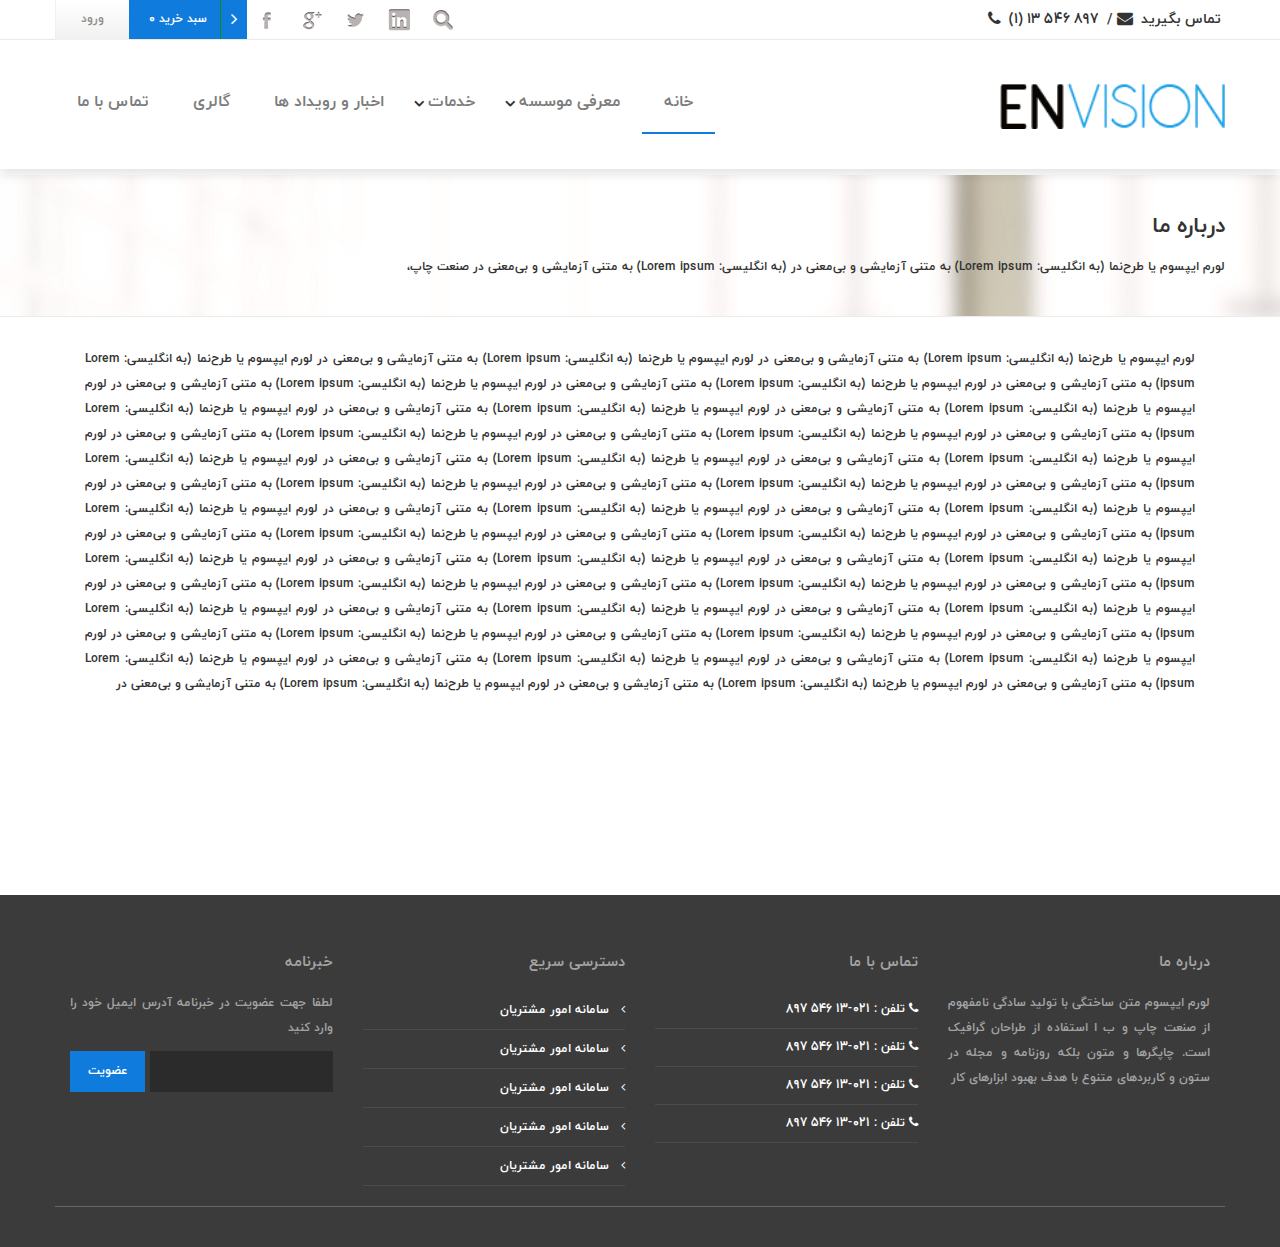
<file: page.html>
<!DOCTYPE html>
<html lang="en">
<head>
    <meta charset="UTF-8">
    <title>Title</title>
    <link rel="stylesheet" href="assets/css/bootstrap.min.css"/>
    <link rel="stylesheet" href="assets/css/bootstrap-theme.min.css"/>
    <link rel="stylesheet" href="assets/css/font-awesome-css.min.css"/>
    <link rel="stylesheet" href="assets/css/custom.css"/>
    <link rel="stylesheet" href="assets/css/responsive.css"/>
    <link rel="stylesheet" href="assets/css/page.css"/>
</head>
<body>
<div class="container-fluid">
    <header>
        <div class="row top-menu">
            <div class="container">
                <div class="col-lg-3 col-md-3 col-sm-4 col-xs-12 contact-info float-right zp">
                    <ul>
                        <li>
                            <i class="fa fa-phone"></i>
                            <span> (1) 13 546 897 </span>
                        </li>
                        /
                        <li>
                            <i class="fa fa-envelope"></i>
                            <span> تماس بگیرید </span>
                        </li>
                    </ul>
                </div>
                <div class="col-lg-9 col-md-9 col-sm-8 col-xs-12 permalink zp">
                    <ul class="login float-left ui-gradient-grey">
                        <li>
                            <a href="#">ورود</a>
                        </li>
                    </ul>
                    <ul class="cart float-left">
                        <li>
                            <a href="#">سبد خرید 0</a>
                            <i class="fa fa-angle-right"></i>
                        </li>
                    </ul>
                    <ul class="social float-left">
                        <li>
                            <a class="facebook" href="#"></a>
                            <a class="google-plus" href="#"></a>
                            <a class="twitter" href="#"></a>
                            <a class="linkedin" href="#"></a>
                            <a class="search" href="#"></a>
                        </li>
                    </ul>
                </div>
            </div>
        </div>
        <div class="row menu-container">
            <div class="container">
                <div class="col-lg-3 col-md-3 col-sm-12 col-xs-12 float-right zp logo-container text-center">
                    <img src="assets/images/logo.png" class="logo"/>
                </div>
                <div class="col-lg-9 col-md-9 col-sm-12 col-xs-12 zp hidden-sm hidden-xs">
                    <nav id="primary_nav_wrap">
                        <ul>
                            <li class="current-menu-item"><a href="#">خانه</a></li>
                            <li><a href="#">معرفی موسسه</a>
                                <ul>
                                    <li><a href="#">درباره موسسه</a></li>
                                    <li><a href="#">مجوزها و تفاهم نامه ها</a></li>
                                    <li><a href="#">مشتریان</a></li>
                                    <li><a href="#">سامانه استعلام</a></li>
                                </ul>
                            </li>
                            <li><a href="#">خدمات</a>
                                <ul>
                                    <li><a href="#">سیگما دانش</a></li>
                                    <li><a href="#">هدایت شغلی-تحصیلی</a></li>
                                    <li><a href="#">منابع انسانی و سازمان ها</a></li>
                                    <li><a href="#">راه اندازی کسب و کار</a></li>
                                </ul>
                            </li>
                            <li><a href="#">اخبار و رویداد ها</a></li>
                            <li><a href="#">گالری</a></li>
                            <li><a href="#">تماس با ما</a></li>
                        </ul>
                    </nav>
                </div>
                <div class="col-lg-9 col-md-9 col-sm-12 col-xs-12 zp xs-menu visible-sm visible-xs">
                    <span class="menu-title">منو سایت</span>
                    <i class="fa fa-bars menu-handle"></i>
                    <nav>
                        <ul>
                            <li><a href="#">خانه</a></li>
                            <li><a href="#">معرفی موسسه</a>
                                <ul>
                                    <li><a href="#">درباره موسسه</a></li>
                                    <li><a href="#">مجوزها و تفاهم نامه ها</a></li>
                                    <li><a href="#">مشتریان</a></li>
                                    <li><a href="#">سامانه استعلام</a></li>
                                </ul>
                            </li>
                            <li><a href="#">خدمات</a>
                                <ul>
                                    <li><a href="#">سیگما دانش</a></li>
                                    <li><a href="#">هدایت شغلی-تحصیلی</a></li>
                                    <li><a href="#">منابع انسانی و سازمان ها</a></li>
                                    <li><a href="#">راه اندازی کسب و کار</a></li>
                                </ul>
                            </li>
                            <li><a href="#">اخبار و رویداد ها</a></li>
                            <li><a href="#">گالری</a></li>
                            <li><a href="#">تماس با ما</a></li>
                        </ul>
                    </nav>
                </div>
            </div>
        </div>
    </header>
    <div class="col-lg-12 col-md-12 col-sm-12 col-xs-12 zp header-background">
        <div class="container">
            <h1>درباره ما</h1>
            <div class="content">
                لورم ایپسوم یا طرح‌نما (به انگلیسی: Lorem ipsum) به متنی آزمایشی و بی‌معنی در
                (به انگلیسی: Lorem ipsum) به متنی آزمایشی و بی‌معنی در صنعت چاپ،
            </div>
        </div>
    </div>
    <div class="container page-container">
        <div class="content col-lg-12 col-md-12 col-sm-12 col-xs-12 zp">
            لورم ایپسوم یا طرح‌نما (به انگلیسی: Lorem ipsum) به متنی آزمایشی و بی‌معنی در
            لورم ایپسوم یا طرح‌نما (به انگلیسی: Lorem ipsum) به متنی آزمایشی و بی‌معنی در
            لورم ایپسوم یا طرح‌نما (به انگلیسی: Lorem ipsum) به متنی آزمایشی و بی‌معنی در
            لورم ایپسوم یا طرح‌نما (به انگلیسی: Lorem ipsum) به متنی آزمایشی و بی‌معنی در
            لورم ایپسوم یا طرح‌نما (به انگلیسی: Lorem ipsum) به متنی آزمایشی و بی‌معنی در
            لورم ایپسوم یا طرح‌نما (به انگلیسی: Lorem ipsum) به متنی آزمایشی و بی‌معنی در
            لورم ایپسوم یا طرح‌نما (به انگلیسی: Lorem ipsum) به متنی آزمایشی و بی‌معنی در
            لورم ایپسوم یا طرح‌نما (به انگلیسی: Lorem ipsum) به متنی آزمایشی و بی‌معنی در
            لورم ایپسوم یا طرح‌نما (به انگلیسی: Lorem ipsum) به متنی آزمایشی و بی‌معنی در
            لورم ایپسوم یا طرح‌نما (به انگلیسی: Lorem ipsum) به متنی آزمایشی و بی‌معنی در
            لورم ایپسوم یا طرح‌نما (به انگلیسی: Lorem ipsum) به متنی آزمایشی و بی‌معنی در
            لورم ایپسوم یا طرح‌نما (به انگلیسی: Lorem ipsum) به متنی آزمایشی و بی‌معنی در
            لورم ایپسوم یا طرح‌نما (به انگلیسی: Lorem ipsum) به متنی آزمایشی و بی‌معنی در
            لورم ایپسوم یا طرح‌نما (به انگلیسی: Lorem ipsum) به متنی آزمایشی و بی‌معنی در
            لورم ایپسوم یا طرح‌نما (به انگلیسی: Lorem ipsum) به متنی آزمایشی و بی‌معنی در
            لورم ایپسوم یا طرح‌نما (به انگلیسی: Lorem ipsum) به متنی آزمایشی و بی‌معنی در
            لورم ایپسوم یا طرح‌نما (به انگلیسی: Lorem ipsum) به متنی آزمایشی و بی‌معنی در
            لورم ایپسوم یا طرح‌نما (به انگلیسی: Lorem ipsum) به متنی آزمایشی و بی‌معنی در
            لورم ایپسوم یا طرح‌نما (به انگلیسی: Lorem ipsum) به متنی آزمایشی و بی‌معنی در
            لورم ایپسوم یا طرح‌نما (به انگلیسی: Lorem ipsum) به متنی آزمایشی و بی‌معنی در
            لورم ایپسوم یا طرح‌نما (به انگلیسی: Lorem ipsum) به متنی آزمایشی و بی‌معنی در
            لورم ایپسوم یا طرح‌نما (به انگلیسی: Lorem ipsum) به متنی آزمایشی و بی‌معنی در
            لورم ایپسوم یا طرح‌نما (به انگلیسی: Lorem ipsum) به متنی آزمایشی و بی‌معنی در
            لورم ایپسوم یا طرح‌نما (به انگلیسی: Lorem ipsum) به متنی آزمایشی و بی‌معنی در
            لورم ایپسوم یا طرح‌نما (به انگلیسی: Lorem ipsum) به متنی آزمایشی و بی‌معنی در
            لورم ایپسوم یا طرح‌نما (به انگلیسی: Lorem ipsum) به متنی آزمایشی و بی‌معنی در
            لورم ایپسوم یا طرح‌نما (به انگلیسی: Lorem ipsum) به متنی آزمایشی و بی‌معنی در
            لورم ایپسوم یا طرح‌نما (به انگلیسی: Lorem ipsum) به متنی آزمایشی و بی‌معنی در
            لورم ایپسوم یا طرح‌نما (به انگلیسی: Lorem ipsum) به متنی آزمایشی و بی‌معنی در
            لورم ایپسوم یا طرح‌نما (به انگلیسی: Lorem ipsum) به متنی آزمایشی و بی‌معنی در
            لورم ایپسوم یا طرح‌نما (به انگلیسی: Lorem ipsum) به متنی آزمایشی و بی‌معنی در
            لورم ایپسوم یا طرح‌نما (به انگلیسی: Lorem ipsum) به متنی آزمایشی و بی‌معنی در
            لورم ایپسوم یا طرح‌نما (به انگلیسی: Lorem ipsum) به متنی آزمایشی و بی‌معنی در
            لورم ایپسوم یا طرح‌نما (به انگلیسی: Lorem ipsum) به متنی آزمایشی و بی‌معنی در
            لورم ایپسوم یا طرح‌نما (به انگلیسی: Lorem ipsum) به متنی آزمایشی و بی‌معنی در
        </div>
    </div>
    <footer>
        <div class="container">
            <div class="section col-lg-3 col-md-3 col-sm-6 col-xs-12 zp">
                <h4 class="title">درباره ما</h4>
                <div class="content">
                    لورم ایپسوم متن ساختگی با تولید سادگی نامفهوم از
                    صنعت چاپ و ب ا استفاده از طراحان گرافیک است.
                    چاپگرها و متون بلکه روزنامه و مجله در ستون
                    و کاربردهای متنوع با هدف بهبود ابزارهای کار
                </div>
            </div>
            <div class="section contact col-lg-3 col-md-3 col-sm-6 col-xs-12 zp">
                <h4 class="title">تماس با ما</h4>
                <ul>
                    <li>
                        <i class="fa fa-phone"></i>
                        <span>تلفن : 021-13 546 897</span>
                    </li>
                    <li>
                        <i class="fa fa-phone"></i>
                        <span>تلفن : 021-13 546 897</span>
                    </li>
                    <li>
                        <i class="fa fa-phone"></i>
                        <span>تلفن : 021-13 546 897</span>
                    </li>
                    <li>
                        <i class="fa fa-phone"></i>
                        <span>تلفن : 021-13 546 897</span>
                    </li>
                </ul>
            </div>
            <div class="section col-lg-3 col-md-3 col-sm-6 col-xs-12 zp">
                <h4 class="title">دسترسی سریع</h4>
                <ul>
                    <li>
                        <a href="#">سامانه امور مشتریان</a>
                    </li>
                    <li>
                        <a href="#">سامانه امور مشتریان</a>
                    </li>
                    <li>
                        <a href="#">سامانه امور مشتریان</a>
                    </li>
                    <li>
                        <a href="#">سامانه امور مشتریان</a>
                    </li>
                    <li>
                        <a href="#">سامانه امور مشتریان</a>
                    </li>
                </ul>
            </div>
            <div class="section col-lg-3 col-md-3 col-sm-6 col-xs-12 zp">
                <h4 class="title">خبرنامه</h4>
                <p>لطفا جهت عضویت در خبرنامه آدرس ایمیل خود را وارد کنید</p>
                <form>
                    <input type="text"/>
                    <input type="submit" value="عضویت"/>
                </form>
            </div>
        </div>
    </footer>
</div>
<script type="text/javascript" src="assets/js/jquery.min.js"></script>
<script type="text/javascript" src="assets/js/bootstrap.min.js"></script>
<script type="text/javascript" src="assets/js/modernizr.js"></script>
<script type="text/javascript" src="assets/js/easing.js"></script>
<script type="text/javascript" src="assets/js/script.js"></script>
</body>
</html>
</file>
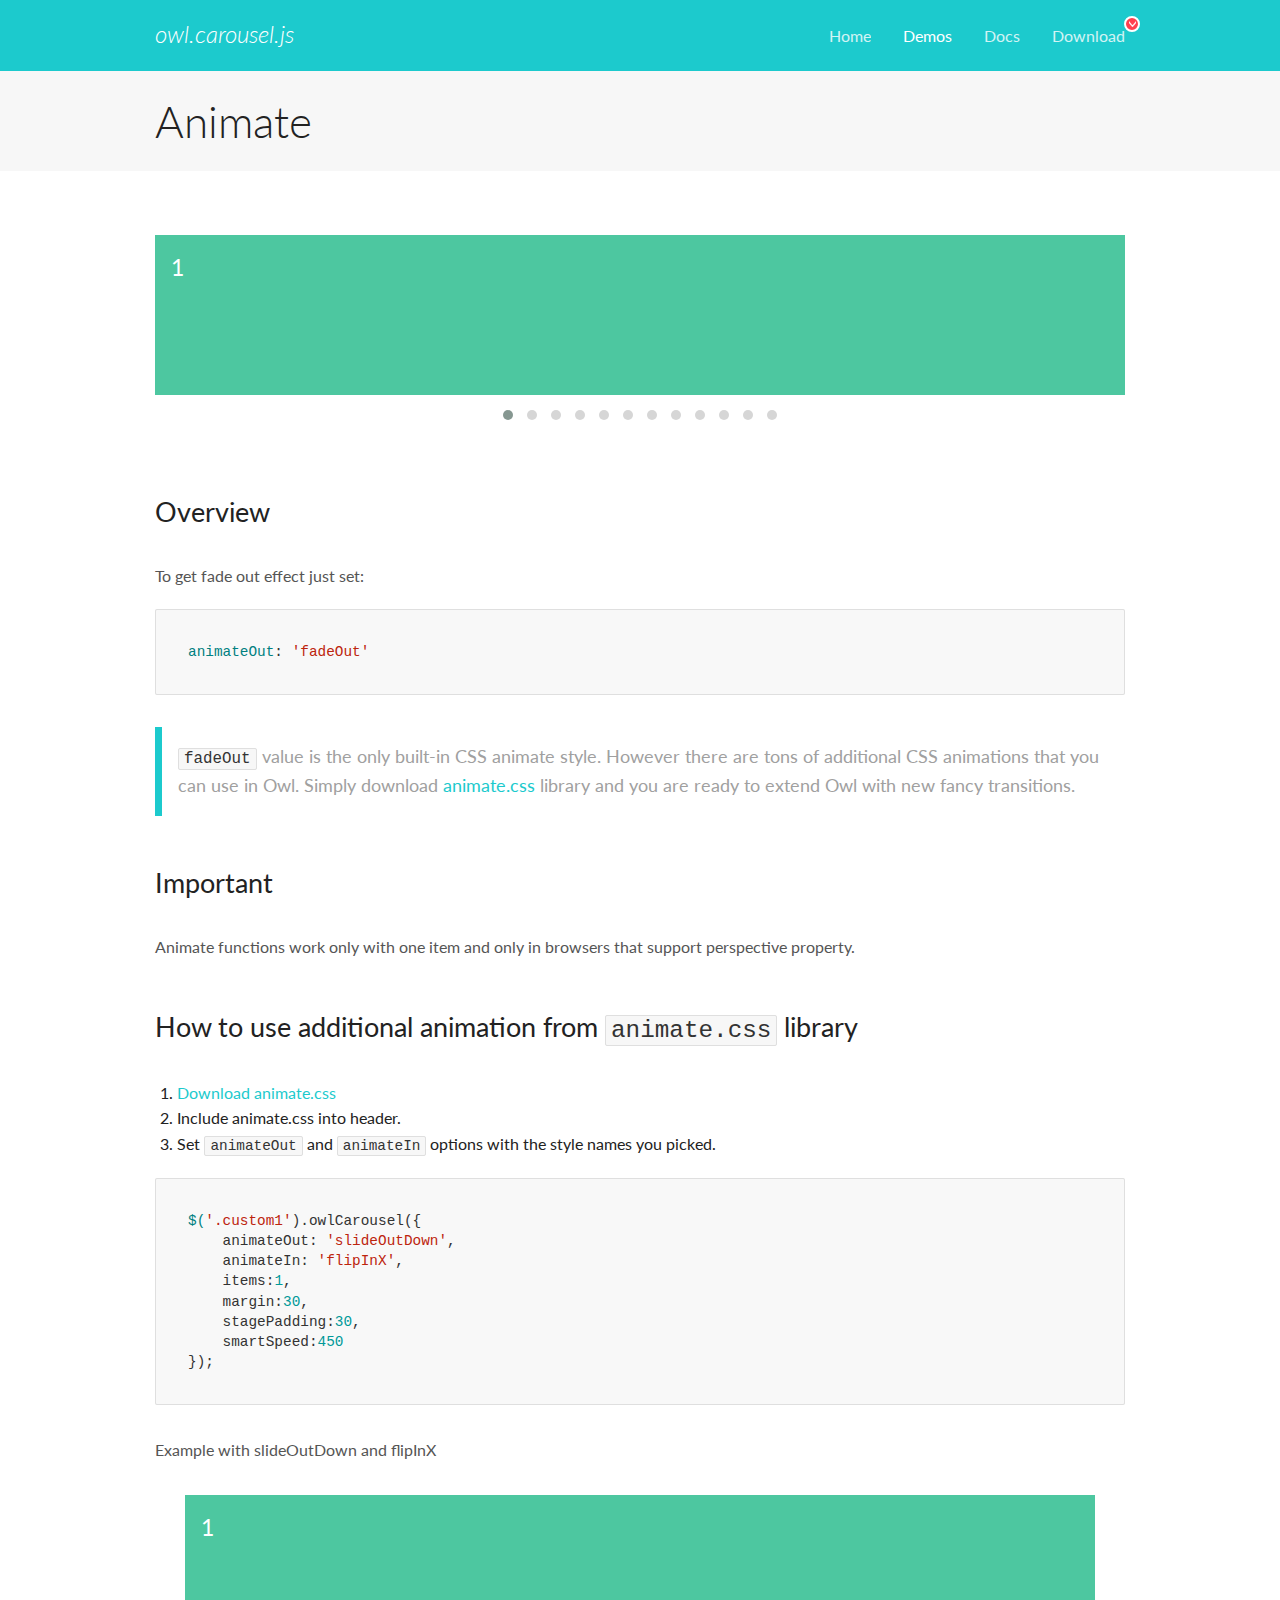
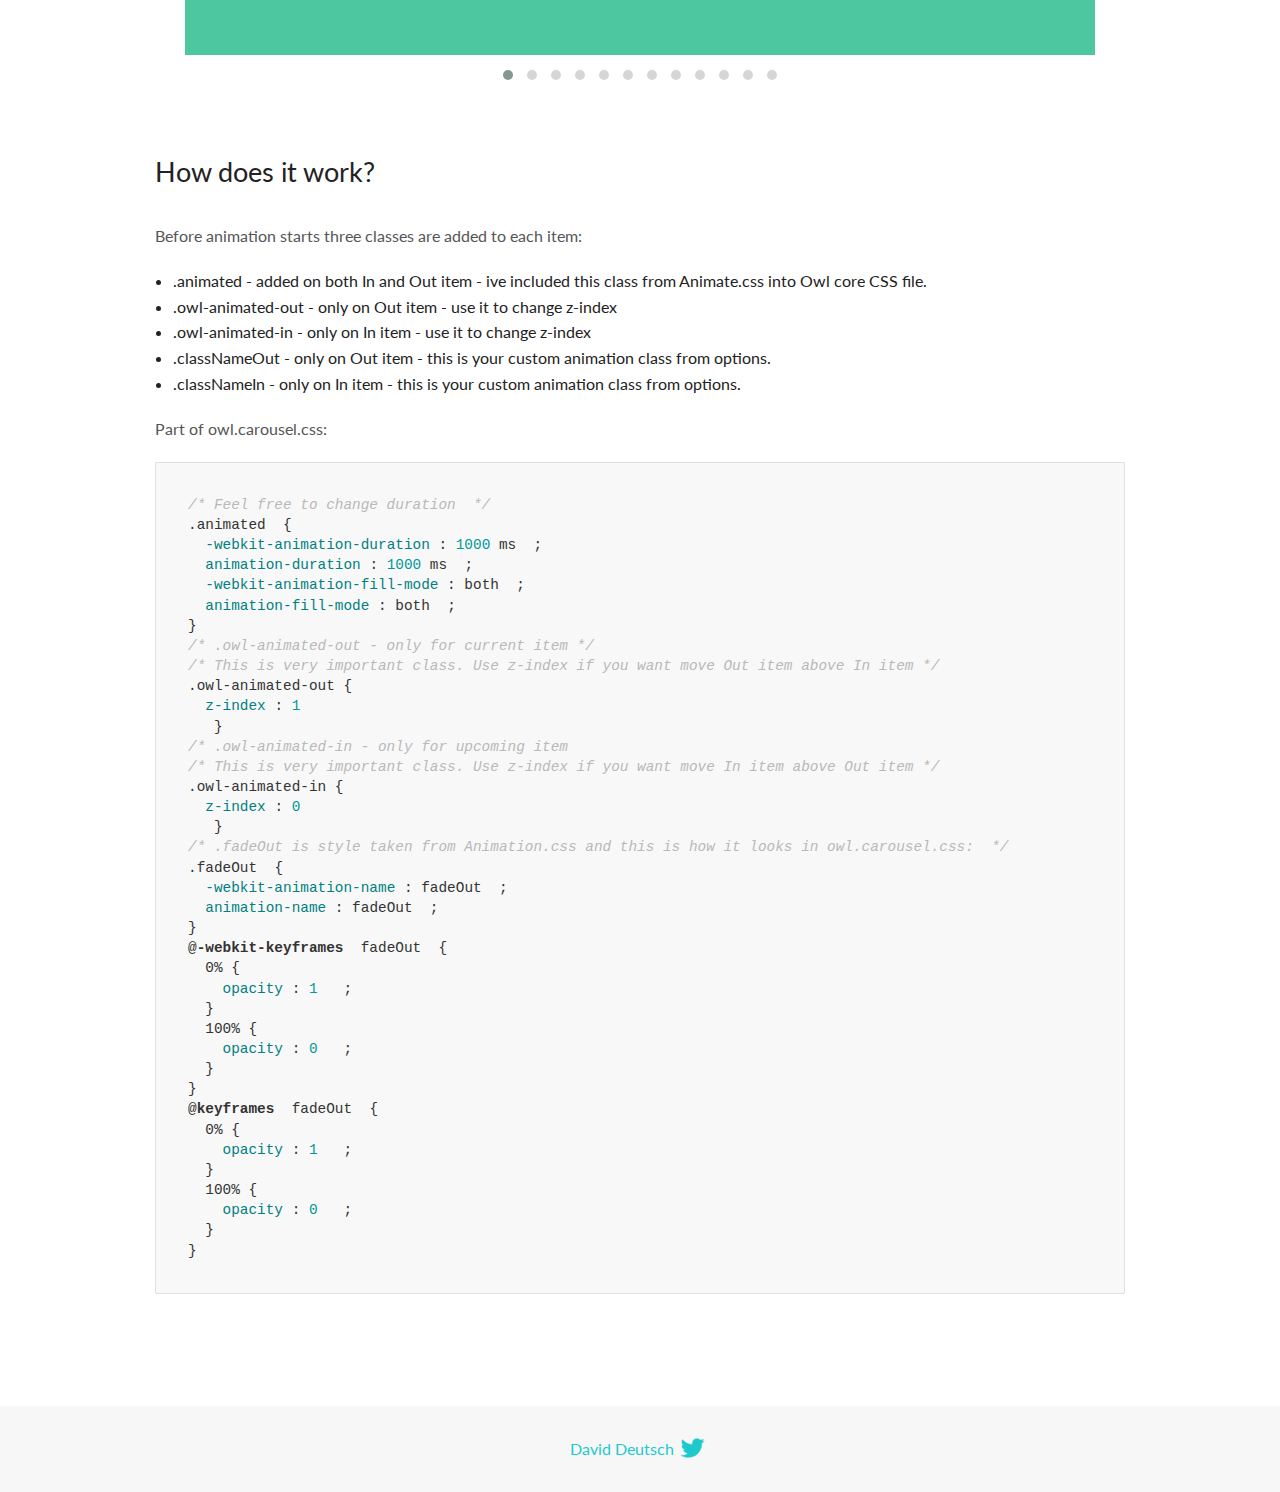
<file: assets/plugins/owl/docs/demos/animate.html>
<!DOCTYPE html>
<html lang="en">
  <head>

    <!-- head -->
    <meta charset="utf-8">
    <meta name="msapplication-tap-highlight" content="no" />
    <meta name="viewport" content="width=device-width, initial-scale=1.0" />
    <meta name="description" content="Animate carousel">
    <meta name="author" content="David Deutsch">
    <title>
      Animate Demo | Owl Carousel | 2.3.4
    </title>

    <!-- Stylesheets -->
    <link href='https://fonts.googleapis.com/css?family=Lato:300,400,700,400italic,300italic' rel='stylesheet' type='text/css'>
    <link rel="stylesheet" href="../assets/css/docs.theme.min.css">

    <!-- Owl Stylesheets -->
    <link rel="stylesheet" href="../assets/owlcarousel/assets/owl.carousel.min.css">
    <link rel="stylesheet" href="../assets/owlcarousel/assets/owl.theme.default.min.css">

    <!-- HTML5 shim and Respond.js IE8 support of HTML5 elements and media queries -->

    <!--[if lt IE 9]>
      <script src="https://oss.maxcdn.com/libs/html5shiv/3.7.0/html5shiv.js"></script>
      <script src="https://oss.maxcdn.com/libs/respond.js/1.3.0/respond.min.js"></script>
    <![endif]-->

    <!-- Favicons -->
    <link rel="apple-touch-icon-precomposed" sizes="144x144" href="../assets/ico/apple-touch-icon-144-precomposed.png">
    <link rel="shortcut icon" href="../assets/ico/favicon.png">
    <link rel="shortcut icon" href="favicon.ico">

    <!-- Yeah i know js should not be in header. Its required for demos.-->

    <!-- javascript -->
    <script src="../assets/vendors/jquery.min.js"></script>
    <script src="../assets/owlcarousel/owl.carousel.js"></script>
  </head>
  <body>

    <!-- header -->
    <header class="header">
      <div class="row">
        <div class="large-12 columns">
          <div class="brand left">
            <h3>
              <a href="/OwlCarousel2/">owl.carousel.js</a> 
            </h3>
          </div>
          <a id="toggle-nav" class="right">
            <span></span> <span></span> <span></span> 
          </a> 
          <div class="nav-bar">
            <ul class="clearfix">
              <li> <a href="/OwlCarousel2/index.html">Home</a>  </li>
              <li class="active">
                <a href="/OwlCarousel2/demos/demos.html">Demos</a> 
              </li>
              <li> <a href="/OwlCarousel2/docs/started-welcome.html">Docs</a>  </li>
              <li>
                <a href="https://github.com/OwlCarousel2/OwlCarousel2/archive/2.3.4.zip">Download</a> 
                <span class="download"></span> 
              </li>
            </ul>
          </div>
        </div>
      </div>
    </header>

    <!-- title -->
    <section class="title">
      <div class="row">
        <div class="large-12 columns">
          <h1>Animate</h1>
        </div>
      </div>
    </section>

    <!--  Demos -->
    <section id="demos">
      <div class="row">
        <div class="large-12 columns">
          <div class="fadeOut owl-carousel owl-theme">
            <div class="item">
              <h4>1</h4>
            </div>
            <div class="item">
              <h4>2</h4>
            </div>
            <div class="item">
              <h4>3</h4>
            </div>
            <div class="item">
              <h4>4</h4>
            </div>
            <div class="item">
              <h4>5</h4>
            </div>
            <div class="item">
              <h4>6</h4>
            </div>
            <div class="item">
              <h4>7</h4>
            </div>
            <div class="item">
              <h4>8</h4>
            </div>
            <div class="item">
              <h4>9</h4>
            </div>
            <div class="item">
              <h4>10</h4>
            </div>
            <div class="item">
              <h4>11</h4>
            </div>
            <div class="item">
              <h4>12</h4>
            </div>
          </div>
          <h3 id="overview">Overview</h3>
          <p>To get fade out effect just set:</p>
          <pre><code>animateOut: &#39;fadeOut&#39;</code></pre>
          <blockquote>
            <p><code>fadeOut</code> value is the only built-in CSS animate style. However there are tons of additional CSS animations that you can use in Owl. Simply download
              <a href="https://daneden.github.io/animate.css/">animate.css</a>  library and you are ready to extend Owl with new fancy transitions.</p>
          </blockquote>
          <h3 id="important">Important</h3>
          <p>Animate functions work only with one item and only in browsers that support perspective property.</p>
          <h3 id="how-to-use-additional-animation-from-animate-css-library">How to use additional animation from <code>animate.css</code> library</h3>
          <ol>
            <li> <a href="https://daneden.github.io/animate.css/">Download animate.css</a>  </li>
            <li>Include animate.css into header.</li>
            <li>Set <code>animateOut</code> and <code>animateIn</code> options with the style names you picked.</li>
          </ol>
          <pre><code>$(&#39;.custom1&#39;).owlCarousel({
    animateOut: &#39;slideOutDown&#39;,
    animateIn: &#39;flipInX&#39;,
    items:1,
    margin:30,
    stagePadding:30,
    smartSpeed:450
});</code></pre>
          <p>Example with slideOutDown and flipInX</p>
          <div class="custom1 owl-carousel owl-theme">
            <div class="item">
              <h4>1</h4>
            </div>
            <div class="item">
              <h4>2</h4>
            </div>
            <div class="item">
              <h4>3</h4>
            </div>
            <div class="item">
              <h4>4</h4>
            </div>
            <div class="item">
              <h4>5</h4>
            </div>
            <div class="item">
              <h4>6</h4>
            </div>
            <div class="item">
              <h4>7</h4>
            </div>
            <div class="item">
              <h4>8</h4>
            </div>
            <div class="item">
              <h4>9</h4>
            </div>
            <div class="item">
              <h4>10</h4>
            </div>
            <div class="item">
              <h4>11</h4>
            </div>
            <div class="item">
              <h4>12</h4>
            </div>
          </div>
          <h3 id="how-does-it-work-">How does it work?</h3>
          <p>Before animation starts three classes are added to each item:</p>
          <ul>
            <li>.animated - added on both In and Out item - ive included this class from Animate.css into Owl core CSS file.</li>
            <li>.owl-animated-out - only on Out item - use it to change z-index</li>
            <li>.owl-animated-in - only on In item - use it to change z-index</li>
            <li>.classNameOut - only on Out item - this is your custom animation class from options.</li>
            <li>.classNameIn - only on In item - this is your custom animation class from options.</li>
          </ul>
          <p>Part of owl.carousel.css:</p>
          <pre><code class="language-css"><span class="comment">/* Feel free to change duration  */</span> 
<span class="class">.animated</span>  <span class="rules">{
  <span class="rule"><span class="attribute">-webkit-animation-duration</span> :<span class="value"> <span class="number">1000</span> ms</span> </span> ;
  <span class="rule"><span class="attribute">animation-duration</span> :<span class="value"> <span class="number">1000</span> ms</span> </span> ;
  <span class="rule"><span class="attribute">-webkit-animation-fill-mode</span> :<span class="value"> both</span> </span> ;
  <span class="rule"><span class="attribute">animation-fill-mode</span> :<span class="value"> both</span> </span> ;
<span class="rule">}</span> </span> 
<span class="comment">/* .owl-animated-out - only for current item */</span> 
<span class="comment">/* This is very important class. Use z-index if you want move Out item above In item */</span> 
<span class="class">.owl-animated-out</span> <span class="rules">{
  <span class="rule"><span class="attribute">z-index</span> :<span class="value"> <span class="number">1</span> 
</span> </span> </span> }
<span class="comment">/* .owl-animated-in - only for upcoming item
/* This is very important class. Use z-index if you want move In item above Out item */</span> 
<span class="class">.owl-animated-in</span> <span class="rules">{
  <span class="rule"><span class="attribute">z-index</span> :<span class="value"> <span class="number">0</span> 
</span> </span> </span> }
<span class="comment">/* .fadeOut is style taken from Animation.css and this is how it looks in owl.carousel.css:  */</span> 
<span class="class">.fadeOut</span>  <span class="rules">{
  <span class="rule"><span class="attribute">-webkit-animation-name</span> :<span class="value"> fadeOut</span> </span> ;
  <span class="rule"><span class="attribute">animation-name</span> :<span class="value"> fadeOut</span> </span> ;
<span class="rule">}</span> </span> 
<span class="at_rule">@<span class="keyword">-webkit-keyframes</span>  fadeOut </span> {
  0% <span class="rules">{
    <span class="rule"><span class="attribute">opacity</span> :<span class="value"> <span class="number">1</span> </span> </span> ;
  <span class="rule">}</span> </span> 
  100% <span class="rules">{
    <span class="rule"><span class="attribute">opacity</span> :<span class="value"> <span class="number">0</span> </span> </span> ;
  <span class="rule">}</span> </span> 
}
<span class="at_rule">@<span class="keyword">keyframes</span>  fadeOut </span> {
  0% <span class="rules">{
    <span class="rule"><span class="attribute">opacity</span> :<span class="value"> <span class="number">1</span> </span> </span> ;
  <span class="rule">}</span> </span> 
  100% <span class="rules">{
    <span class="rule"><span class="attribute">opacity</span> :<span class="value"> <span class="number">0</span> </span> </span> ;
  <span class="rule">}</span> </span> 
}</code></pre>
          <link rel="stylesheet" href="../assets/css/animate.css">
          <script>
            jQuery(document).ready(function($) {
              $('.fadeOut').owlCarousel({
                items: 1,
                animateOut: 'fadeOut',
                loop: true,
                margin: 10,
              });
              $('.custom1').owlCarousel({
                animateOut: 'slideOutDown',
                animateIn: 'flipInX',
                items: 1,
                margin: 30,
                stagePadding: 30,
                smartSpeed: 450
              });
            });
          </script>
        </div>
      </div>
    </section>

    <!-- footer -->
    <footer class="footer">
      <div class="row">
        <div class="large-12 columns">
          <h5>
            <a href="/OwlCarousel2/docs/support-contact.html">David Deutsch</a> 
            <a id="custom-tweet-button" href="https://twitter.com/share?url=https://github.com/OwlCarousel2/OwlCarousel2&text=Owl Carousel - This is so awesome! " target="_blank"></a> 
          </h5>
        </div>
      </div>
    </footer>

    <!-- vendors -->
    <script src="../assets/vendors/highlight.js"></script>
    <script src="../assets/js/app.js"></script>
  </body>
</html>
</file>
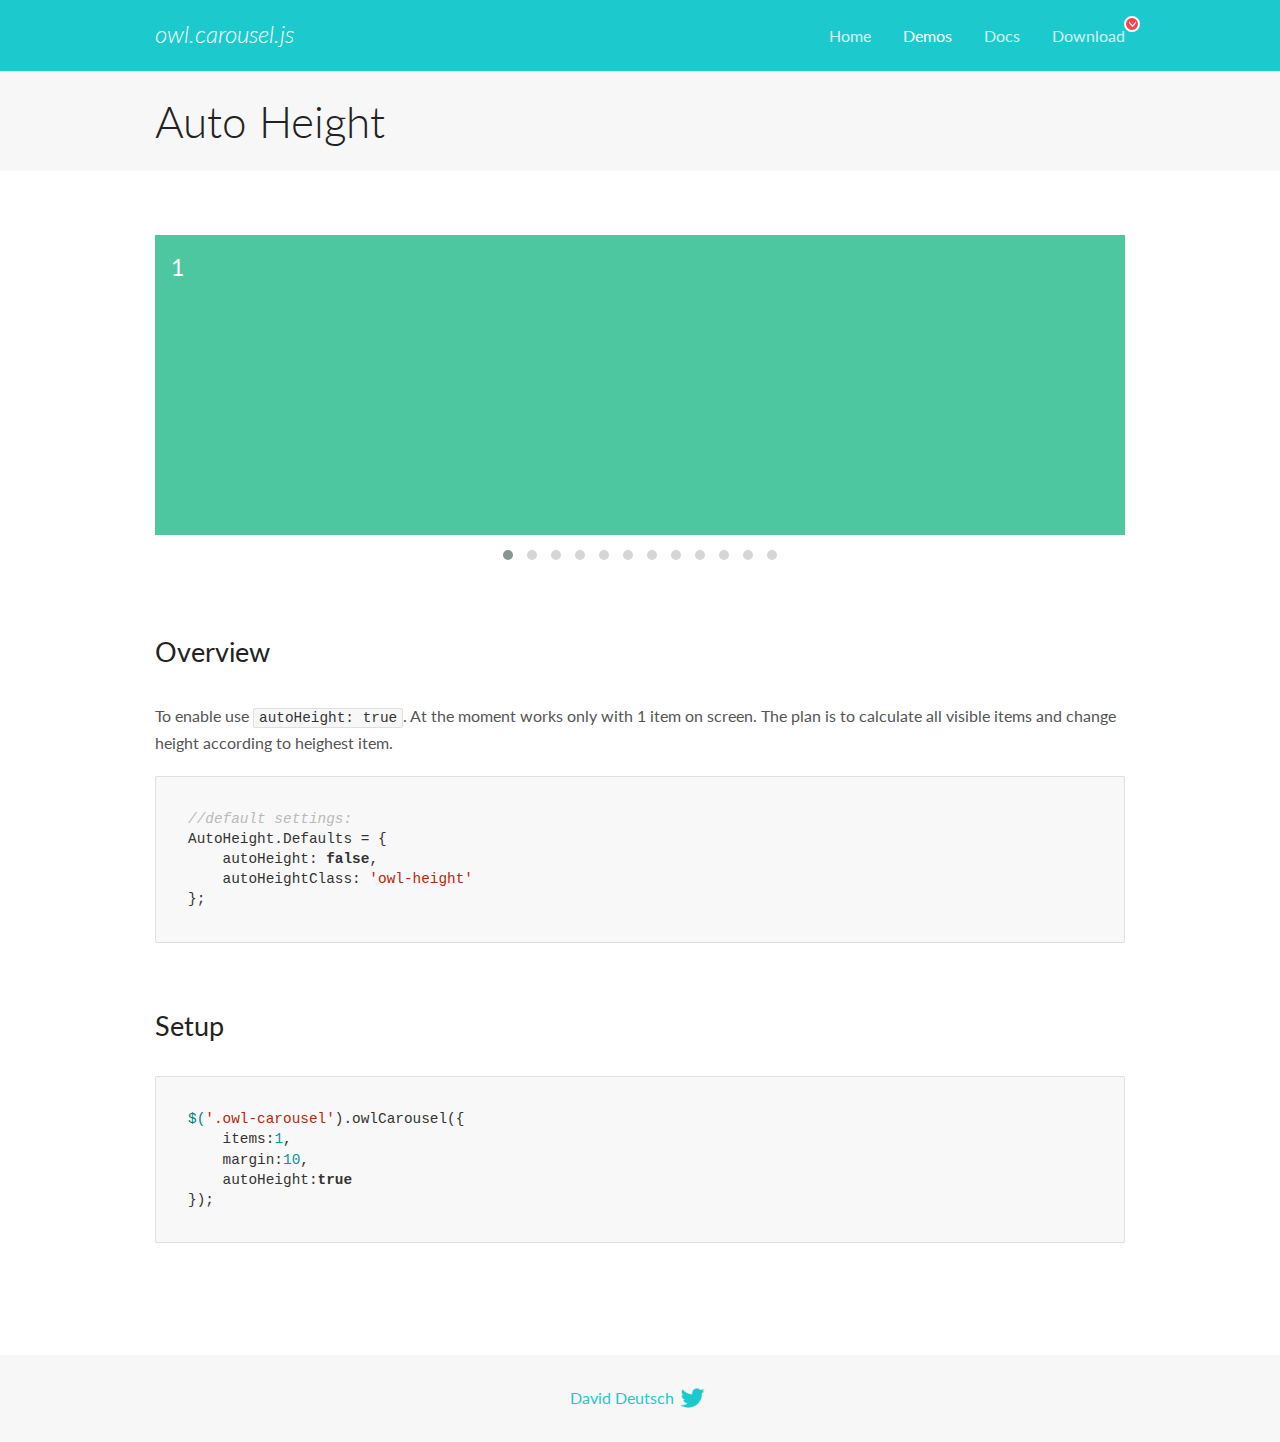
<file: assets/plugins/owl/docs/demos/autoheight.html>
<!DOCTYPE html>
<html lang="en">
  <head>

    <!-- head -->
    <meta charset="utf-8">
    <meta name="msapplication-tap-highlight" content="no" />
    <meta name="viewport" content="width=device-width, initial-scale=1.0" />
    <meta name="description" content="autoHeight usage demo">
    <meta name="author" content="David Deutsch">
    <title>
      Auto Height Demo | Owl Carousel | 2.3.4
    </title>

    <!-- Stylesheets -->
    <link href='https://fonts.googleapis.com/css?family=Lato:300,400,700,400italic,300italic' rel='stylesheet' type='text/css'>
    <link rel="stylesheet" href="../assets/css/docs.theme.min.css">

    <!-- Owl Stylesheets -->
    <link rel="stylesheet" href="../assets/owlcarousel/assets/owl.carousel.min.css">
    <link rel="stylesheet" href="../assets/owlcarousel/assets/owl.theme.default.min.css">

    <!-- HTML5 shim and Respond.js IE8 support of HTML5 elements and media queries -->

    <!--[if lt IE 9]>
      <script src="https://oss.maxcdn.com/libs/html5shiv/3.7.0/html5shiv.js"></script>
      <script src="https://oss.maxcdn.com/libs/respond.js/1.3.0/respond.min.js"></script>
    <![endif]-->

    <!-- Favicons -->
    <link rel="apple-touch-icon-precomposed" sizes="144x144" href="../assets/ico/apple-touch-icon-144-precomposed.png">
    <link rel="shortcut icon" href="../assets/ico/favicon.png">
    <link rel="shortcut icon" href="favicon.ico">

    <!-- Yeah i know js should not be in header. Its required for demos.-->

    <!-- javascript -->
    <script src="../assets/vendors/jquery.min.js"></script>
    <script src="../assets/owlcarousel/owl.carousel.js"></script>
  </head>
  <body>

    <!-- header -->
    <header class="header">
      <div class="row">
        <div class="large-12 columns">
          <div class="brand left">
            <h3>
              <a href="/OwlCarousel2/">owl.carousel.js</a> 
            </h3>
          </div>
          <a id="toggle-nav" class="right">
            <span></span> <span></span> <span></span> 
          </a> 
          <div class="nav-bar">
            <ul class="clearfix">
              <li> <a href="/OwlCarousel2/index.html">Home</a>  </li>
              <li class="active">
                <a href="/OwlCarousel2/demos/demos.html">Demos</a> 
              </li>
              <li> <a href="/OwlCarousel2/docs/started-welcome.html">Docs</a>  </li>
              <li>
                <a href="https://github.com/OwlCarousel2/OwlCarousel2/archive/2.3.4.zip">Download</a> 
                <span class="download"></span> 
              </li>
            </ul>
          </div>
        </div>
      </div>
    </header>

    <!-- title -->
    <section class="title">
      <div class="row">
        <div class="large-12 columns">
          <h1>Auto Height</h1>
        </div>
      </div>
    </section>

    <!--  Demos -->
    <section id="demos">
      <div class="row">
        <div class="large-12 columns">
          <div class="owl-carousel owl-theme">
            <div class="item" style="height:300px">
              <h4>1</h4>
            </div>
            <div class="item" style="height:100px">
              <h4>2</h4>
            </div>
            <div class="item" style="height:500px">
              <h4>3</h4>
            </div>
            <div class="item" style="height:250px">
              <h4>4</h4>
            </div>
            <div class="item" style="height:400px">
              <h4>5</h4>
            </div>
            <div class="item" style="height:500px">
              <h4>6</h4>
            </div>
            <div class="item" style="height:600px">
              <h4>7</h4>
            </div>
            <div class="item" style="height:400px">
              <h4>8</h4>
            </div>
            <div class="item" style="height:300px">
              <h4>9</h4>
            </div>
            <div class="item" style="height:350px">
              <h4>10</h4>
            </div>
            <div class="item" style="height:200px">
              <h4>11</h4>
            </div>
            <div class="item" style="height:150px">
              <h4>12</h4>
            </div>
          </div>
          <h3 id="overview">Overview</h3>
          <p>To enable use <code>autoHeight: true</code>. At the moment works only with 1 item on screen. The plan is to calculate all visible items and change height according to heighest item.</p>
          <pre><code>//default settings:
AutoHeight.Defaults = {
    autoHeight: false,
    autoHeightClass: &#39;owl-height&#39;
};</code></pre>
          <h3 id="setup">Setup</h3>
          <pre><code>$(&#39;.owl-carousel&#39;).owlCarousel({
    items:1,
    margin:10,
    autoHeight:true
});</code></pre>
          <script>
            $(document).ready(function() {
              $('.owl-carousel').owlCarousel({
                items: 1,
                margin: 10,
                autoHeight: true
              });
            })
          </script>
        </div>
      </div>
    </section>

    <!-- footer -->
    <footer class="footer">
      <div class="row">
        <div class="large-12 columns">
          <h5>
            <a href="/OwlCarousel2/docs/support-contact.html">David Deutsch</a> 
            <a id="custom-tweet-button" href="https://twitter.com/share?url=https://github.com/OwlCarousel2/OwlCarousel2&text=Owl Carousel - This is so awesome! " target="_blank"></a> 
          </h5>
        </div>
      </div>
    </footer>

    <!-- vendors -->
    <script src="../assets/vendors/highlight.js"></script>
    <script src="../assets/js/app.js"></script>
  </body>
</html>
</file>
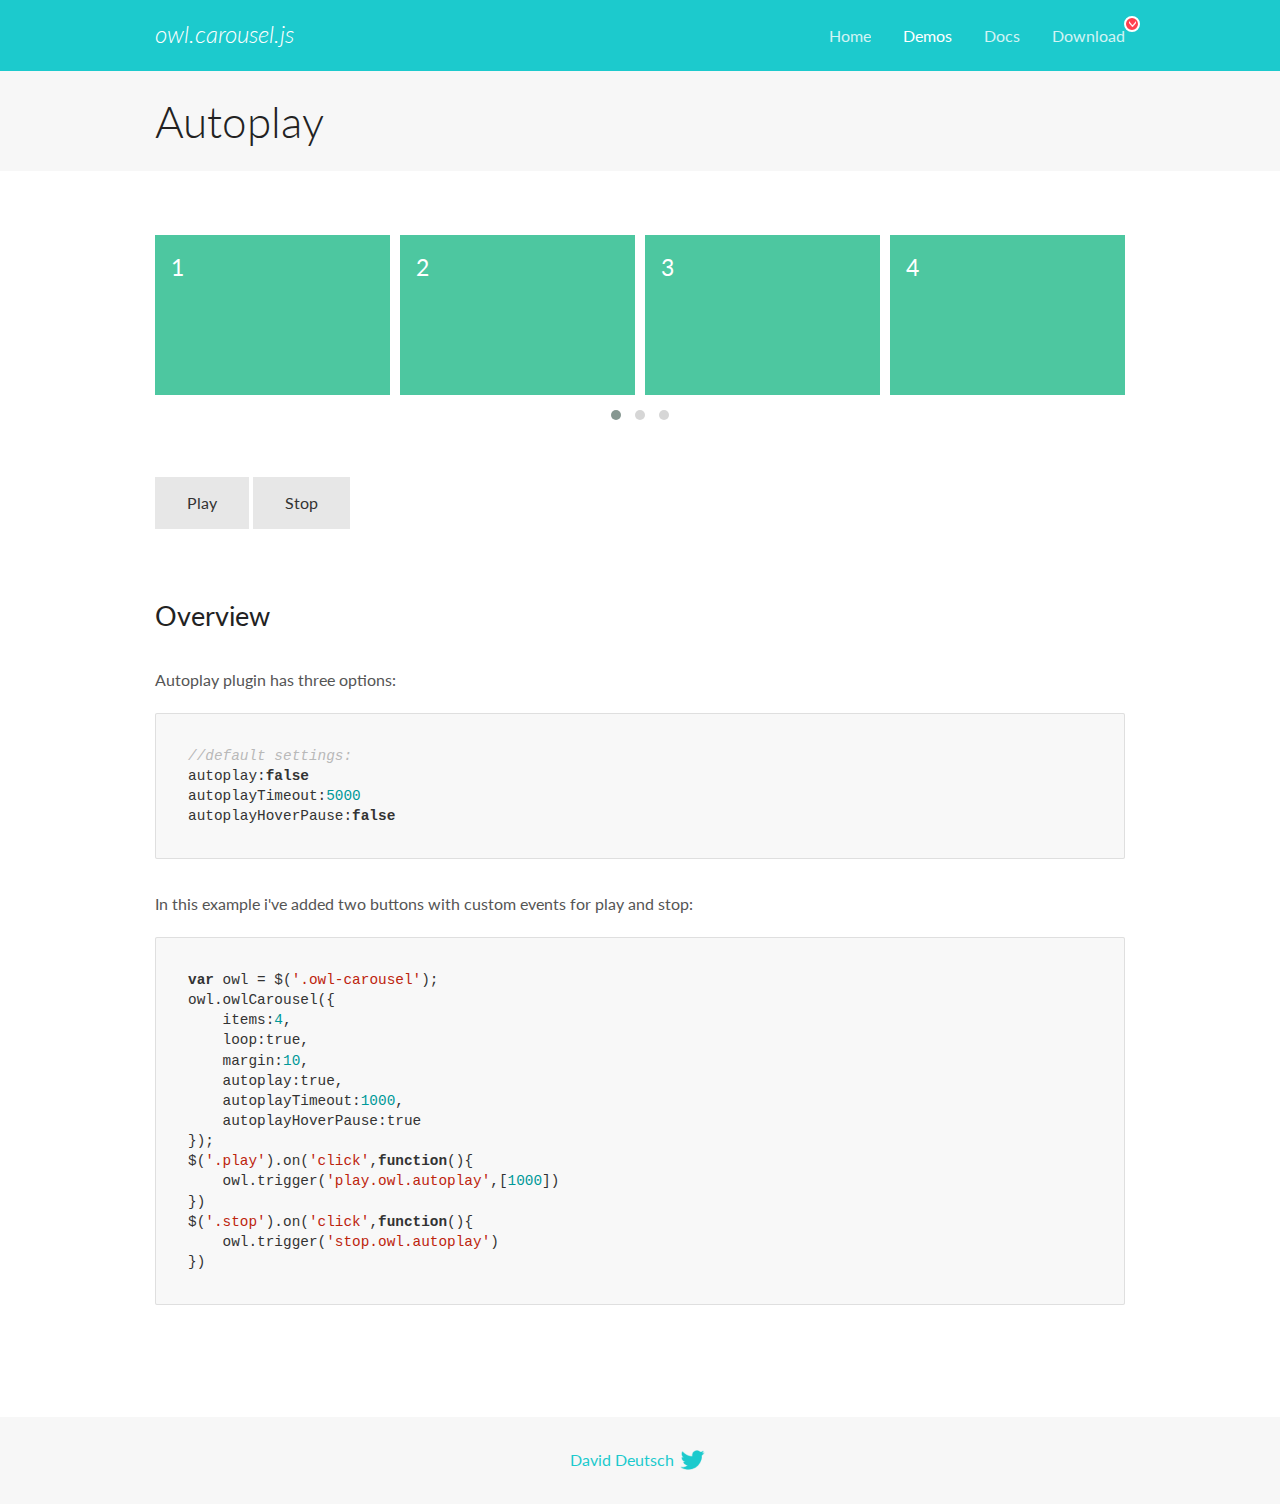
<file: assets/plugins/owl/docs/demos/autoplay.html>
<!DOCTYPE html>
<html lang="en">
  <head>

    <!-- head -->
    <meta charset="utf-8">
    <meta name="msapplication-tap-highlight" content="no" />
    <meta name="viewport" content="width=device-width, initial-scale=1.0" />
    <meta name="description" content="Autoplay usage demo">
    <meta name="author" content="David Deutsch">
    <title>
      Autoplay Demo | Owl Carousel | 2.3.4
    </title>

    <!-- Stylesheets -->
    <link href='https://fonts.googleapis.com/css?family=Lato:300,400,700,400italic,300italic' rel='stylesheet' type='text/css'>
    <link rel="stylesheet" href="../assets/css/docs.theme.min.css">

    <!-- Owl Stylesheets -->
    <link rel="stylesheet" href="../assets/owlcarousel/assets/owl.carousel.min.css">
    <link rel="stylesheet" href="../assets/owlcarousel/assets/owl.theme.default.min.css">

    <!-- HTML5 shim and Respond.js IE8 support of HTML5 elements and media queries -->

    <!--[if lt IE 9]>
      <script src="https://oss.maxcdn.com/libs/html5shiv/3.7.0/html5shiv.js"></script>
      <script src="https://oss.maxcdn.com/libs/respond.js/1.3.0/respond.min.js"></script>
    <![endif]-->

    <!-- Favicons -->
    <link rel="apple-touch-icon-precomposed" sizes="144x144" href="../assets/ico/apple-touch-icon-144-precomposed.png">
    <link rel="shortcut icon" href="../assets/ico/favicon.png">
    <link rel="shortcut icon" href="favicon.ico">

    <!-- Yeah i know js should not be in header. Its required for demos.-->

    <!-- javascript -->
    <script src="../assets/vendors/jquery.min.js"></script>
    <script src="../assets/owlcarousel/owl.carousel.js"></script>
  </head>
  <body>

    <!-- header -->
    <header class="header">
      <div class="row">
        <div class="large-12 columns">
          <div class="brand left">
            <h3>
              <a href="/OwlCarousel2/">owl.carousel.js</a> 
            </h3>
          </div>
          <a id="toggle-nav" class="right">
            <span></span> <span></span> <span></span> 
          </a> 
          <div class="nav-bar">
            <ul class="clearfix">
              <li> <a href="/OwlCarousel2/index.html">Home</a>  </li>
              <li class="active">
                <a href="/OwlCarousel2/demos/demos.html">Demos</a> 
              </li>
              <li> <a href="/OwlCarousel2/docs/started-welcome.html">Docs</a>  </li>
              <li>
                <a href="https://github.com/OwlCarousel2/OwlCarousel2/archive/2.3.4.zip">Download</a> 
                <span class="download"></span> 
              </li>
            </ul>
          </div>
        </div>
      </div>
    </header>

    <!-- title -->
    <section class="title">
      <div class="row">
        <div class="large-12 columns">
          <h1>Autoplay</h1>
        </div>
      </div>
    </section>

    <!--  Demos -->
    <section id="demos">
      <div class="row">
        <div class="large-12 columns">
          <div class="owl-carousel owl-theme">
            <div class="item">
              <h4>1</h4>
            </div>
            <div class="item">
              <h4>2</h4>
            </div>
            <div class="item">
              <h4>3</h4>
            </div>
            <div class="item">
              <h4>4</h4>
            </div>
            <div class="item">
              <h4>5</h4>
            </div>
            <div class="item">
              <h4>6</h4>
            </div>
            <div class="item">
              <h4>7</h4>
            </div>
            <div class="item">
              <h4>8</h4>
            </div>
            <div class="item">
              <h4>9</h4>
            </div>
            <div class="item">
              <h4>10</h4>
            </div>
            <div class="item">
              <h4>11</h4>
            </div>
            <div class="item">
              <h4>12</h4>
            </div>
          </div>
          <a class="button secondary play">Play</a> 
          <a class="button secondary stop">Stop</a> 
          <h3 id="overview">Overview</h3>
          <p>Autoplay plugin has three options:</p>
          <pre><code>//default settings:
autoplay:false
autoplayTimeout:5000
autoplayHoverPause:false</code></pre>
          <p>In this example i&#39;ve added two buttons with custom events for play and stop:</p>
          <pre><code>var owl = $(&#39;.owl-carousel&#39;);
owl.owlCarousel({
    items:4,
    loop:true,
    margin:10,
    autoplay:true,
    autoplayTimeout:1000,
    autoplayHoverPause:true
});
$(&#39;.play&#39;).on(&#39;click&#39;,function(){
    owl.trigger(&#39;play.owl.autoplay&#39;,[1000])
})
$(&#39;.stop&#39;).on(&#39;click&#39;,function(){
    owl.trigger(&#39;stop.owl.autoplay&#39;)
})</code></pre>
          <script>
            $(document).ready(function() {
              var owl = $('.owl-carousel');
              owl.owlCarousel({
                items: 4,
                loop: true,
                margin: 10,
                autoplay: true,
                autoplayTimeout: 1000,
                autoplayHoverPause: true
              });
              $('.play').on('click', function() {
                owl.trigger('play.owl.autoplay', [1000])
              })
              $('.stop').on('click', function() {
                owl.trigger('stop.owl.autoplay')
              })
            })
          </script>
        </div>
      </div>
    </section>

    <!-- footer -->
    <footer class="footer">
      <div class="row">
        <div class="large-12 columns">
          <h5>
            <a href="/OwlCarousel2/docs/support-contact.html">David Deutsch</a> 
            <a id="custom-tweet-button" href="https://twitter.com/share?url=https://github.com/OwlCarousel2/OwlCarousel2&text=Owl Carousel - This is so awesome! " target="_blank"></a> 
          </h5>
        </div>
      </div>
    </footer>

    <!-- vendors -->
    <script src="../assets/vendors/highlight.js"></script>
    <script src="../assets/js/app.js"></script>
  </body>
</html>
</file>
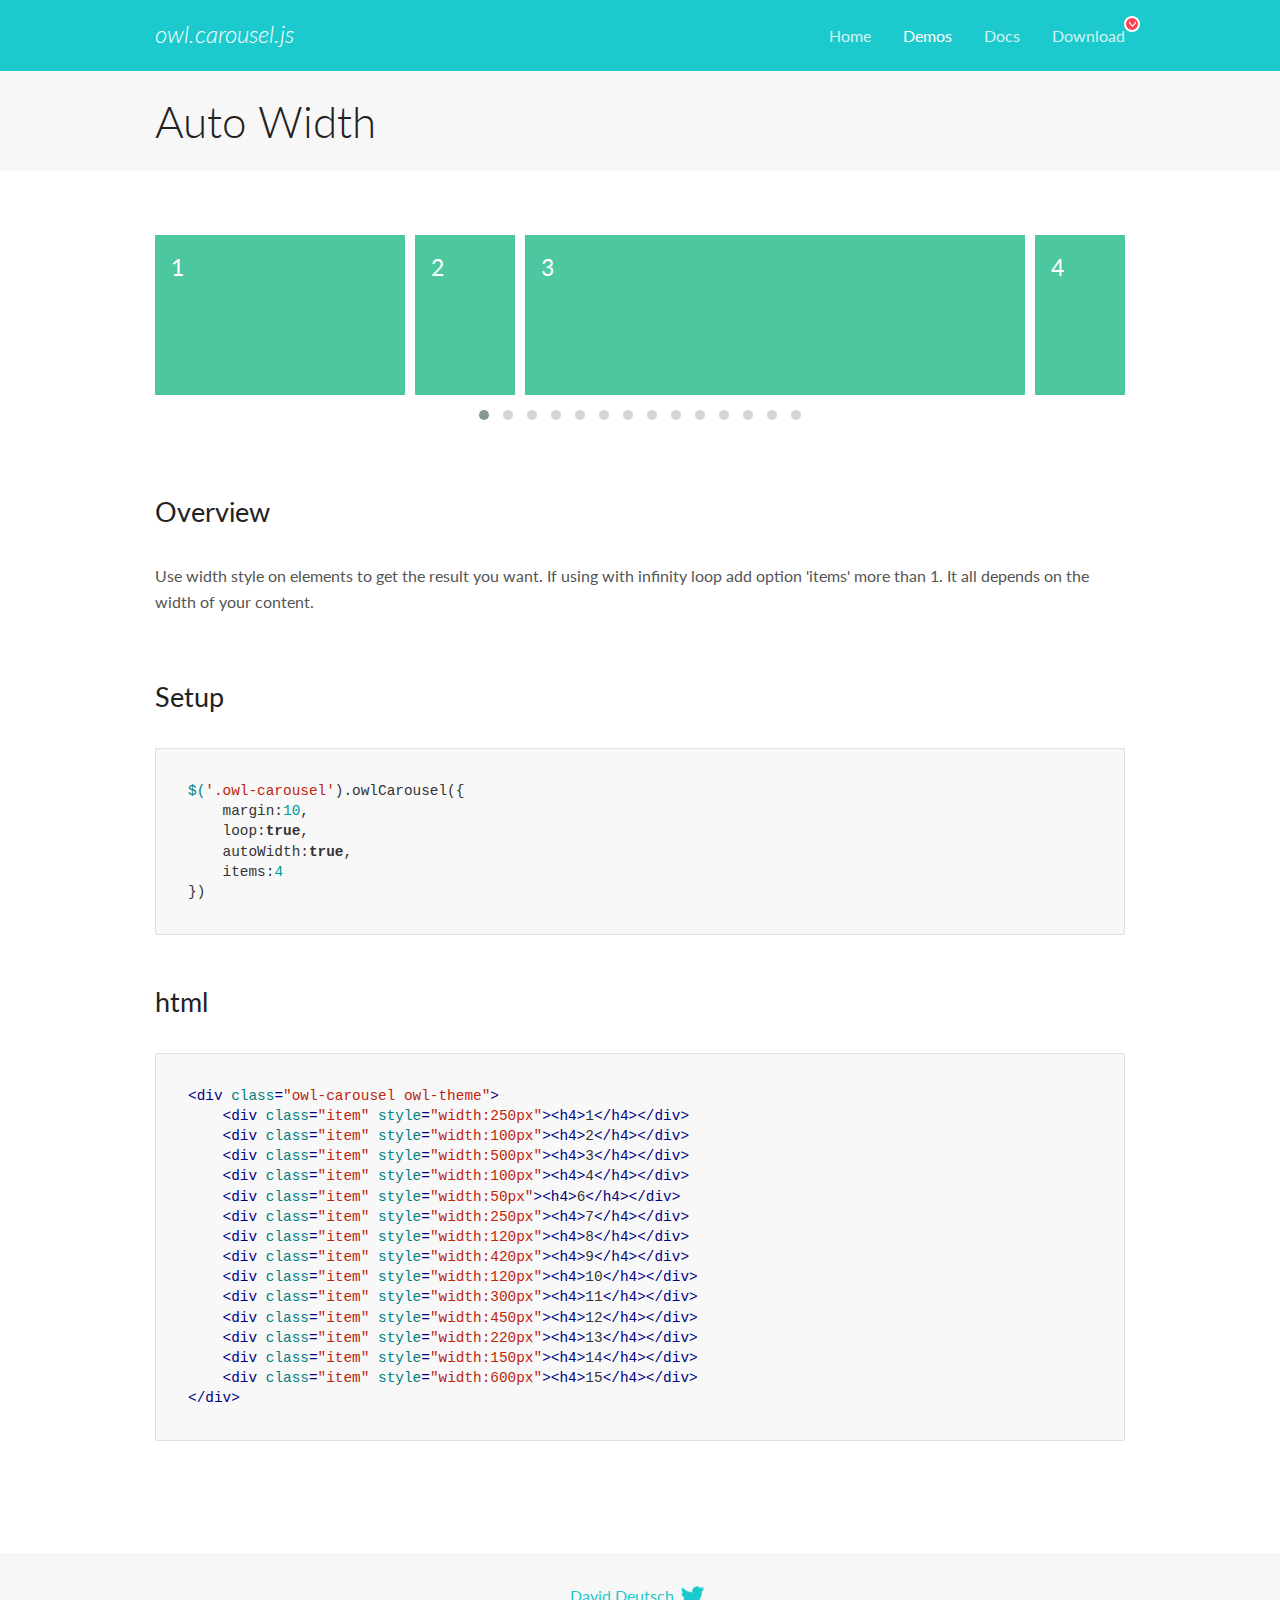
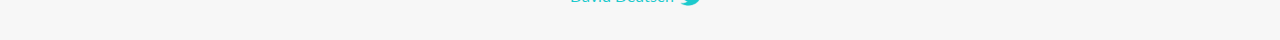
<file: assets/plugins/owl/docs/demos/autowidth.html>
<!DOCTYPE html>
<html lang="en">
  <head>

    <!-- head -->
    <meta charset="utf-8">
    <meta name="msapplication-tap-highlight" content="no" />
    <meta name="viewport" content="width=device-width, initial-scale=1.0" />
    <meta name="description" content="Auto Width">
    <meta name="author" content="David Deutsch">
    <title>
      Auto Width Demo | Owl Carousel | 2.3.4
    </title>

    <!-- Stylesheets -->
    <link href='https://fonts.googleapis.com/css?family=Lato:300,400,700,400italic,300italic' rel='stylesheet' type='text/css'>
    <link rel="stylesheet" href="../assets/css/docs.theme.min.css">

    <!-- Owl Stylesheets -->
    <link rel="stylesheet" href="../assets/owlcarousel/assets/owl.carousel.min.css">
    <link rel="stylesheet" href="../assets/owlcarousel/assets/owl.theme.default.min.css">

    <!-- HTML5 shim and Respond.js IE8 support of HTML5 elements and media queries -->

    <!--[if lt IE 9]>
      <script src="https://oss.maxcdn.com/libs/html5shiv/3.7.0/html5shiv.js"></script>
      <script src="https://oss.maxcdn.com/libs/respond.js/1.3.0/respond.min.js"></script>
    <![endif]-->

    <!-- Favicons -->
    <link rel="apple-touch-icon-precomposed" sizes="144x144" href="../assets/ico/apple-touch-icon-144-precomposed.png">
    <link rel="shortcut icon" href="../assets/ico/favicon.png">
    <link rel="shortcut icon" href="favicon.ico">

    <!-- Yeah i know js should not be in header. Its required for demos.-->

    <!-- javascript -->
    <script src="../assets/vendors/jquery.min.js"></script>
    <script src="../assets/owlcarousel/owl.carousel.js"></script>
  </head>
  <body>

    <!-- header -->
    <header class="header">
      <div class="row">
        <div class="large-12 columns">
          <div class="brand left">
            <h3>
              <a href="/OwlCarousel2/">owl.carousel.js</a> 
            </h3>
          </div>
          <a id="toggle-nav" class="right">
            <span></span> <span></span> <span></span> 
          </a> 
          <div class="nav-bar">
            <ul class="clearfix">
              <li> <a href="/OwlCarousel2/index.html">Home</a>  </li>
              <li class="active">
                <a href="/OwlCarousel2/demos/demos.html">Demos</a> 
              </li>
              <li> <a href="/OwlCarousel2/docs/started-welcome.html">Docs</a>  </li>
              <li>
                <a href="https://github.com/OwlCarousel2/OwlCarousel2/archive/2.3.4.zip">Download</a> 
                <span class="download"></span> 
              </li>
            </ul>
          </div>
        </div>
      </div>
    </header>

    <!-- title -->
    <section class="title">
      <div class="row">
        <div class="large-12 columns">
          <h1>Auto Width</h1>
        </div>
      </div>
    </section>

    <!--  Demos -->
    <section id="demos">
      <div class="row">
        <div class="large-12 columns">
          <div class="owl-carousel owl-theme">
            <div class="item" style="width:250px">
              <h4>1</h4>
            </div>
            <div class="item" style="width:100px">
              <h4>2</h4>
            </div>
            <div class="item" style="width:500px">
              <h4>3</h4>
            </div>
            <div class="item" style="width:100px">
              <h4>4</h4>
            </div>
            <div class="item" style="width:50px">
              <h4>6</h4>
            </div>
            <div class="item" style="width:250px">
              <h4>7</h4>
            </div>
            <div class="item" style="width:120px">
              <h4>8</h4>
            </div>
            <div class="item" style="width:420px">
              <h4>9</h4>
            </div>
            <div class="item" style="width:120px">
              <h4>10</h4>
            </div>
            <div class="item" style="width:300px">
              <h4>11</h4>
            </div>
            <div class="item" style="width:450px">
              <h4>12</h4>
            </div>
            <div class="item" style="width:220px">
              <h4>13</h4>
            </div>
            <div class="item" style="width:150px">
              <h4>14</h4>
            </div>
            <div class="item" style="width:600px">
              <h4>15</h4>
            </div>
          </div>
          <h3 id="overview">Overview</h3>
          <p>Use width style on elements to get the result you want. If using with infinity loop add option &#39;items&#39; more than 1. It all depends on the width of your content.</p>
          <h3 id="setup">Setup</h3>
          <pre><code>$(&#39;.owl-carousel&#39;).owlCarousel({
    margin:10,
    loop:true,
    autoWidth:true,
    items:4
})</code></pre>
          <h3 id="html">html</h3>
          <pre><code>&lt;div class=&quot;owl-carousel owl-theme&quot;&gt;
    &lt;div class=&quot;item&quot; style=&quot;width:250px&quot;&gt;&lt;h4&gt;1&lt;/h4&gt;&lt;/div&gt;
    &lt;div class=&quot;item&quot; style=&quot;width:100px&quot;&gt;&lt;h4&gt;2&lt;/h4&gt;&lt;/div&gt;
    &lt;div class=&quot;item&quot; style=&quot;width:500px&quot;&gt;&lt;h4&gt;3&lt;/h4&gt;&lt;/div&gt;
    &lt;div class=&quot;item&quot; style=&quot;width:100px&quot;&gt;&lt;h4&gt;4&lt;/h4&gt;&lt;/div&gt;
    &lt;div class=&quot;item&quot; style=&quot;width:50px&quot;&gt;&lt;h4&gt;6&lt;/h4&gt;&lt;/div&gt;
    &lt;div class=&quot;item&quot; style=&quot;width:250px&quot;&gt;&lt;h4&gt;7&lt;/h4&gt;&lt;/div&gt;
    &lt;div class=&quot;item&quot; style=&quot;width:120px&quot;&gt;&lt;h4&gt;8&lt;/h4&gt;&lt;/div&gt;
    &lt;div class=&quot;item&quot; style=&quot;width:420px&quot;&gt;&lt;h4&gt;9&lt;/h4&gt;&lt;/div&gt;
    &lt;div class=&quot;item&quot; style=&quot;width:120px&quot;&gt;&lt;h4&gt;10&lt;/h4&gt;&lt;/div&gt;
    &lt;div class=&quot;item&quot; style=&quot;width:300px&quot;&gt;&lt;h4&gt;11&lt;/h4&gt;&lt;/div&gt;
    &lt;div class=&quot;item&quot; style=&quot;width:450px&quot;&gt;&lt;h4&gt;12&lt;/h4&gt;&lt;/div&gt;
    &lt;div class=&quot;item&quot; style=&quot;width:220px&quot;&gt;&lt;h4&gt;13&lt;/h4&gt;&lt;/div&gt;
    &lt;div class=&quot;item&quot; style=&quot;width:150px&quot;&gt;&lt;h4&gt;14&lt;/h4&gt;&lt;/div&gt;
    &lt;div class=&quot;item&quot; style=&quot;width:600px&quot;&gt;&lt;h4&gt;15&lt;/h4&gt;&lt;/div&gt;
&lt;/div&gt;</code></pre>
          <script>
            $(document).ready(function() {
              $('.owl-carousel').owlCarousel({
                margin: 10,
                loop: true,
                autoWidth: true,
                items: 4
              })
            })
          </script>
        </div>
      </div>
    </section>

    <!-- footer -->
    <footer class="footer">
      <div class="row">
        <div class="large-12 columns">
          <h5>
            <a href="/OwlCarousel2/docs/support-contact.html">David Deutsch</a> 
            <a id="custom-tweet-button" href="https://twitter.com/share?url=https://github.com/OwlCarousel2/OwlCarousel2&text=Owl Carousel - This is so awesome! " target="_blank"></a> 
          </h5>
        </div>
      </div>
    </footer>

    <!-- vendors -->
    <script src="../assets/vendors/highlight.js"></script>
    <script src="../assets/js/app.js"></script>
  </body>
</html>
</file>
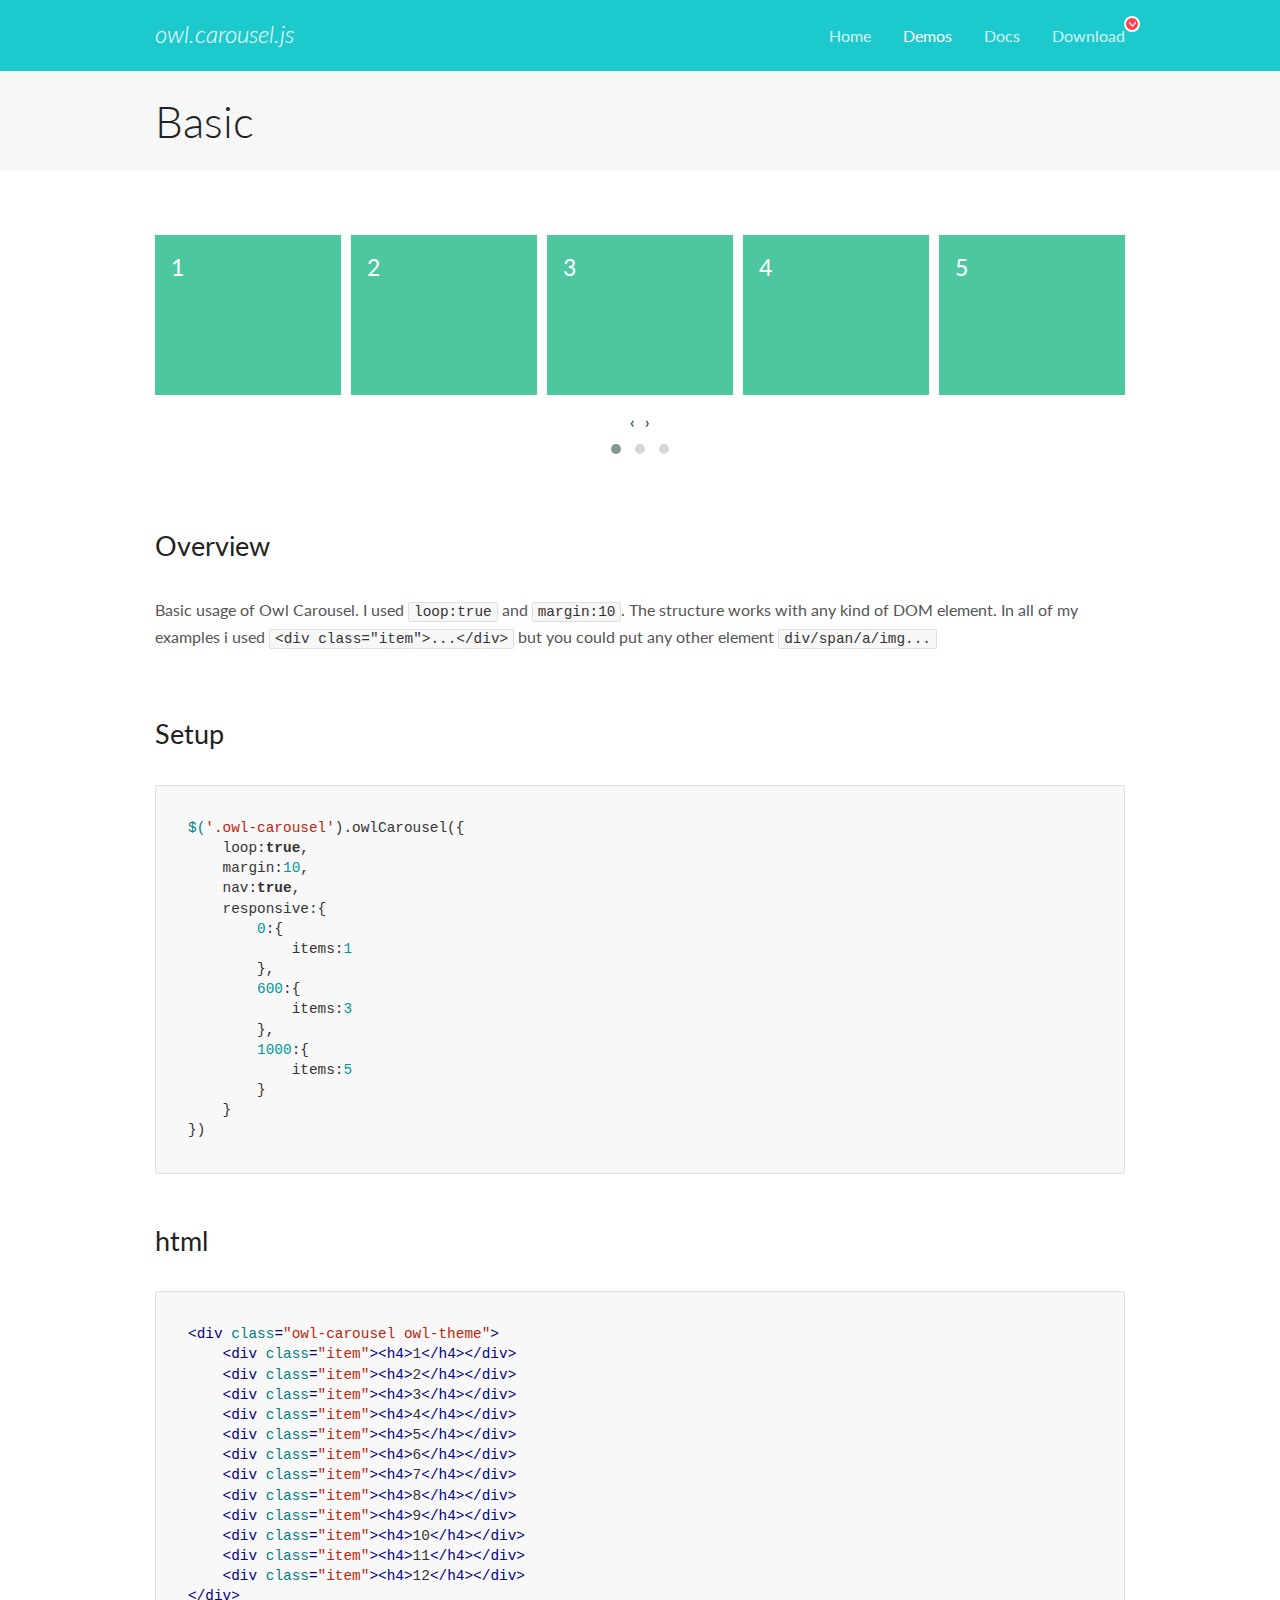
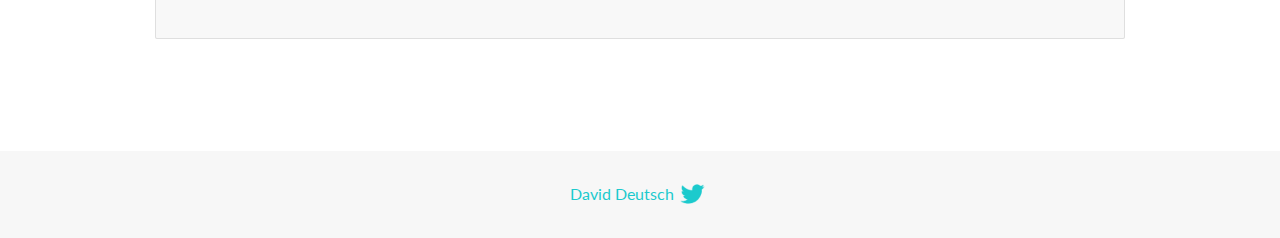
<file: assets/plugins/owl/docs/demos/basic.html>
<!DOCTYPE html>
<html lang="en">
  <head>

    <!-- head -->
    <meta charset="utf-8">
    <meta name="msapplication-tap-highlight" content="no" />
    <meta name="viewport" content="width=device-width, initial-scale=1.0" />
    <meta name="description" content="Basic usage demo">
    <meta name="author" content="David Deutsch">
    <title>
      Basic Demo | Owl Carousel | 2.3.4
    </title>

    <!-- Stylesheets -->
    <link href='https://fonts.googleapis.com/css?family=Lato:300,400,700,400italic,300italic' rel='stylesheet' type='text/css'>
    <link rel="stylesheet" href="../assets/css/docs.theme.min.css">

    <!-- Owl Stylesheets -->
    <link rel="stylesheet" href="../assets/owlcarousel/assets/owl.carousel.min.css">
    <link rel="stylesheet" href="../assets/owlcarousel/assets/owl.theme.default.min.css">

    <!-- HTML5 shim and Respond.js IE8 support of HTML5 elements and media queries -->

    <!--[if lt IE 9]>
      <script src="https://oss.maxcdn.com/libs/html5shiv/3.7.0/html5shiv.js"></script>
      <script src="https://oss.maxcdn.com/libs/respond.js/1.3.0/respond.min.js"></script>
    <![endif]-->

    <!-- Favicons -->
    <link rel="apple-touch-icon-precomposed" sizes="144x144" href="../assets/ico/apple-touch-icon-144-precomposed.png">
    <link rel="shortcut icon" href="../assets/ico/favicon.png">
    <link rel="shortcut icon" href="favicon.ico">

    <!-- Yeah i know js should not be in header. Its required for demos.-->

    <!-- javascript -->
    <script src="../assets/vendors/jquery.min.js"></script>
    <script src="../assets/owlcarousel/owl.carousel.js"></script>
  </head>
  <body>

    <!-- header -->
    <header class="header">
      <div class="row">
        <div class="large-12 columns">
          <div class="brand left">
            <h3>
              <a href="/OwlCarousel2/">owl.carousel.js</a> 
            </h3>
          </div>
          <a id="toggle-nav" class="right">
            <span></span> <span></span> <span></span> 
          </a> 
          <div class="nav-bar">
            <ul class="clearfix">
              <li> <a href="/OwlCarousel2/index.html">Home</a>  </li>
              <li class="active">
                <a href="/OwlCarousel2/demos/demos.html">Demos</a> 
              </li>
              <li> <a href="/OwlCarousel2/docs/started-welcome.html">Docs</a>  </li>
              <li>
                <a href="https://github.com/OwlCarousel2/OwlCarousel2/archive/2.3.4.zip">Download</a> 
                <span class="download"></span> 
              </li>
            </ul>
          </div>
        </div>
      </div>
    </header>

    <!-- title -->
    <section class="title">
      <div class="row">
        <div class="large-12 columns">
          <h1>Basic</h1>
        </div>
      </div>
    </section>

    <!--  Demos -->
    <section id="demos">
      <div class="row">
        <div class="large-12 columns">
          <div class="owl-carousel owl-theme">
            <div class="item">
              <h4>1</h4>
            </div>
            <div class="item">
              <h4>2</h4>
            </div>
            <div class="item">
              <h4>3</h4>
            </div>
            <div class="item">
              <h4>4</h4>
            </div>
            <div class="item">
              <h4>5</h4>
            </div>
            <div class="item">
              <h4>6</h4>
            </div>
            <div class="item">
              <h4>7</h4>
            </div>
            <div class="item">
              <h4>8</h4>
            </div>
            <div class="item">
              <h4>9</h4>
            </div>
            <div class="item">
              <h4>10</h4>
            </div>
            <div class="item">
              <h4>11</h4>
            </div>
            <div class="item">
              <h4>12</h4>
            </div>
          </div>
          <h3 id="overview">Overview</h3>
          <p>Basic usage of Owl Carousel. I used <code>loop:true</code> and <code>margin:10</code>. The structure works with any kind of DOM element. In all of my examples i used <code>&lt;div class=&quot;item&quot;&gt;...&lt;/div&gt;</code> but you could
            put any other element <code>div/span/a/img...</code></p>
          <h3 id="setup">Setup</h3>
          <pre><code>$(&#39;.owl-carousel&#39;).owlCarousel({
    loop:true,
    margin:10,
    nav:true,
    responsive:{
        0:{
            items:1
        },
        600:{
            items:3
        },
        1000:{
            items:5
        }
    }
})</code></pre>
          <h3 id="html">html</h3>
          <pre><code>&lt;div class=&quot;owl-carousel owl-theme&quot;&gt;
    &lt;div class=&quot;item&quot;&gt;&lt;h4&gt;1&lt;/h4&gt;&lt;/div&gt;
    &lt;div class=&quot;item&quot;&gt;&lt;h4&gt;2&lt;/h4&gt;&lt;/div&gt;
    &lt;div class=&quot;item&quot;&gt;&lt;h4&gt;3&lt;/h4&gt;&lt;/div&gt;
    &lt;div class=&quot;item&quot;&gt;&lt;h4&gt;4&lt;/h4&gt;&lt;/div&gt;
    &lt;div class=&quot;item&quot;&gt;&lt;h4&gt;5&lt;/h4&gt;&lt;/div&gt;
    &lt;div class=&quot;item&quot;&gt;&lt;h4&gt;6&lt;/h4&gt;&lt;/div&gt;
    &lt;div class=&quot;item&quot;&gt;&lt;h4&gt;7&lt;/h4&gt;&lt;/div&gt;
    &lt;div class=&quot;item&quot;&gt;&lt;h4&gt;8&lt;/h4&gt;&lt;/div&gt;
    &lt;div class=&quot;item&quot;&gt;&lt;h4&gt;9&lt;/h4&gt;&lt;/div&gt;
    &lt;div class=&quot;item&quot;&gt;&lt;h4&gt;10&lt;/h4&gt;&lt;/div&gt;
    &lt;div class=&quot;item&quot;&gt;&lt;h4&gt;11&lt;/h4&gt;&lt;/div&gt;
    &lt;div class=&quot;item&quot;&gt;&lt;h4&gt;12&lt;/h4&gt;&lt;/div&gt;
&lt;/div&gt;</code></pre>
          <script>
            $(document).ready(function() {
              var owl = $('.owl-carousel');
              owl.owlCarousel({
                margin: 10,
                nav: true,
                loop: true,
                responsive: {
                  0: {
                    items: 1
                  },
                  600: {
                    items: 3
                  },
                  1000: {
                    items: 5
                  }
                }
              })
            })
          </script>
        </div>
      </div>
    </section>

    <!-- footer -->
    <footer class="footer">
      <div class="row">
        <div class="large-12 columns">
          <h5>
            <a href="/OwlCarousel2/docs/support-contact.html">David Deutsch</a> 
            <a id="custom-tweet-button" href="https://twitter.com/share?url=https://github.com/OwlCarousel2/OwlCarousel2&text=Owl Carousel - This is so awesome! " target="_blank"></a> 
          </h5>
        </div>
      </div>
    </footer>

    <!-- vendors -->
    <script src="../assets/vendors/highlight.js"></script>
    <script src="../assets/js/app.js"></script>
  </body>
</html>
</file>
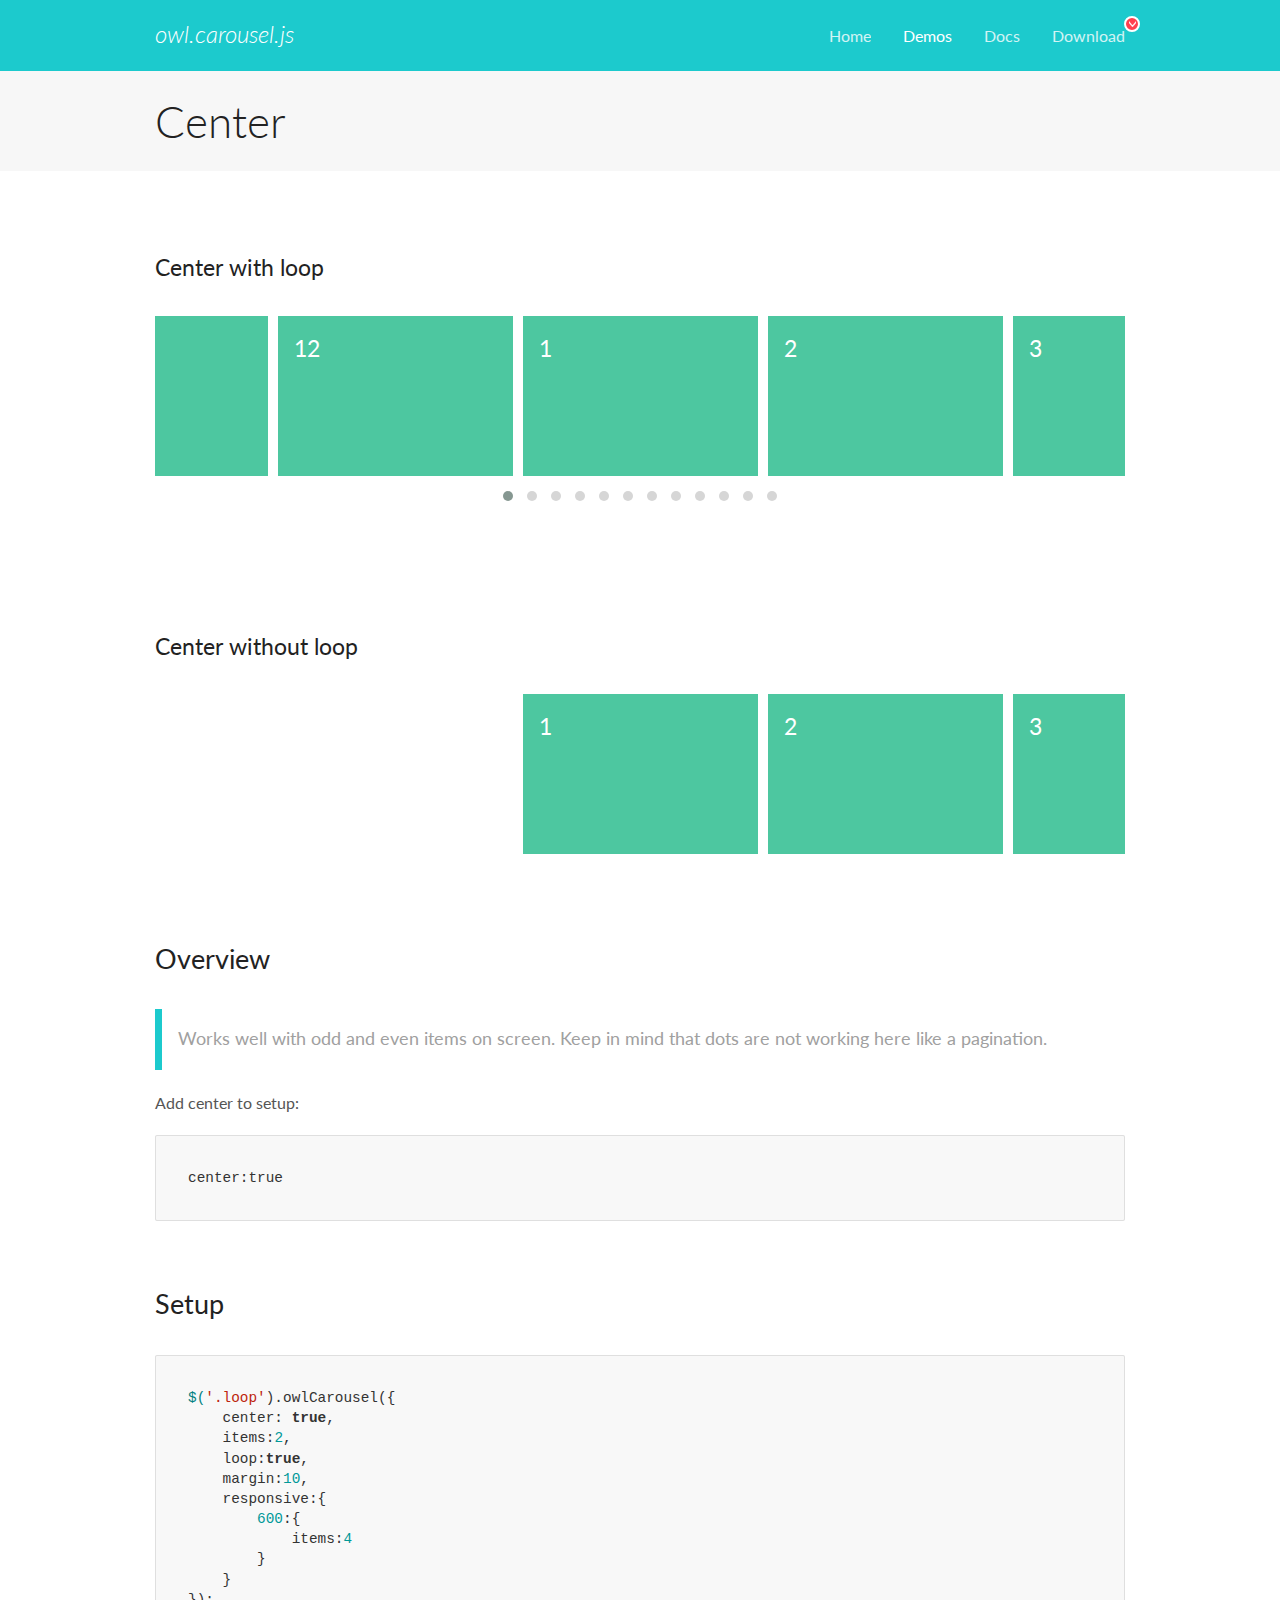
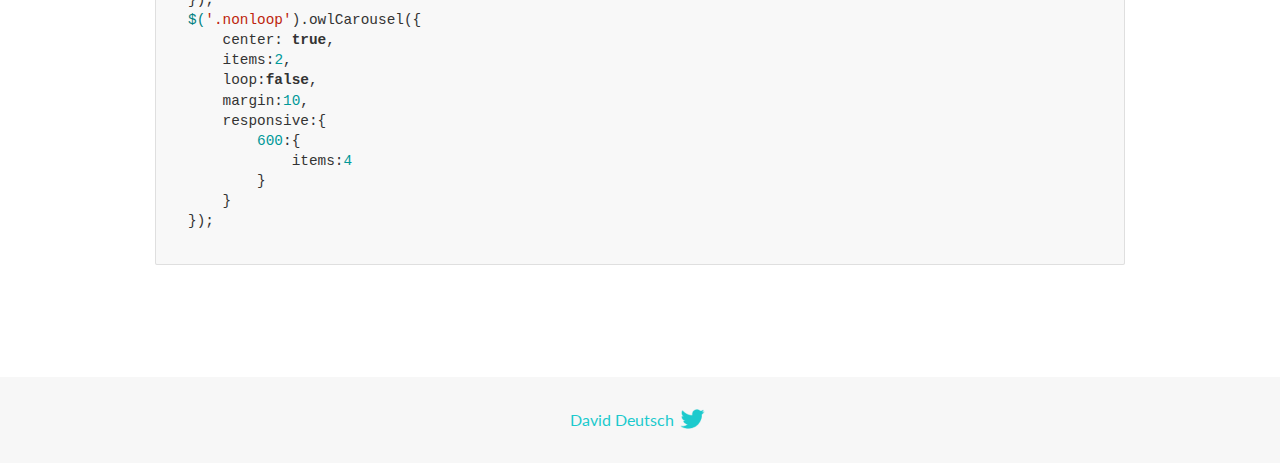
<file: assets/plugins/owl/docs/demos/center.html>
<!DOCTYPE html>
<html lang="en">
  <head>

    <!-- head -->
    <meta charset="utf-8">
    <meta name="msapplication-tap-highlight" content="no" />
    <meta name="viewport" content="width=device-width, initial-scale=1.0" />
    <meta name="description" content="Center carousel">
    <meta name="author" content="David Deutsch">
    <title>
      Center Demo | Owl Carousel | 2.3.4
    </title>

    <!-- Stylesheets -->
    <link href='https://fonts.googleapis.com/css?family=Lato:300,400,700,400italic,300italic' rel='stylesheet' type='text/css'>
    <link rel="stylesheet" href="../assets/css/docs.theme.min.css">

    <!-- Owl Stylesheets -->
    <link rel="stylesheet" href="../assets/owlcarousel/assets/owl.carousel.min.css">
    <link rel="stylesheet" href="../assets/owlcarousel/assets/owl.theme.default.min.css">

    <!-- HTML5 shim and Respond.js IE8 support of HTML5 elements and media queries -->

    <!--[if lt IE 9]>
      <script src="https://oss.maxcdn.com/libs/html5shiv/3.7.0/html5shiv.js"></script>
      <script src="https://oss.maxcdn.com/libs/respond.js/1.3.0/respond.min.js"></script>
    <![endif]-->

    <!-- Favicons -->
    <link rel="apple-touch-icon-precomposed" sizes="144x144" href="../assets/ico/apple-touch-icon-144-precomposed.png">
    <link rel="shortcut icon" href="../assets/ico/favicon.png">
    <link rel="shortcut icon" href="favicon.ico">

    <!-- Yeah i know js should not be in header. Its required for demos.-->

    <!-- javascript -->
    <script src="../assets/vendors/jquery.min.js"></script>
    <script src="../assets/owlcarousel/owl.carousel.js"></script>
  </head>
  <body>

    <!-- header -->
    <header class="header">
      <div class="row">
        <div class="large-12 columns">
          <div class="brand left">
            <h3>
              <a href="/OwlCarousel2/">owl.carousel.js</a> 
            </h3>
          </div>
          <a id="toggle-nav" class="right">
            <span></span> <span></span> <span></span> 
          </a> 
          <div class="nav-bar">
            <ul class="clearfix">
              <li> <a href="/OwlCarousel2/index.html">Home</a>  </li>
              <li class="active">
                <a href="/OwlCarousel2/demos/demos.html">Demos</a> 
              </li>
              <li> <a href="/OwlCarousel2/docs/started-welcome.html">Docs</a>  </li>
              <li>
                <a href="https://github.com/OwlCarousel2/OwlCarousel2/archive/2.3.4.zip">Download</a> 
                <span class="download"></span> 
              </li>
            </ul>
          </div>
        </div>
      </div>
    </header>

    <!-- title -->
    <section class="title">
      <div class="row">
        <div class="large-12 columns">
          <h1>Center</h1>
        </div>
      </div>
    </section>

    <!--  Demos -->
    <section id="demos">
      <div class="row">
        <div class="large-12 columns">
          <h4 id="center-with-loop">Center with loop</h4>
          <div class="loop owl-carousel owl-theme">
            <div class="item">
              <h4>1</h4>
            </div>
            <div class="item">
              <h4>2</h4>
            </div>
            <div class="item">
              <h4>3</h4>
            </div>
            <div class="item">
              <h4>4</h4>
            </div>
            <div class="item">
              <h4>5</h4>
            </div>
            <div class="item">
              <h4>6</h4>
            </div>
            <div class="item">
              <h4>7</h4>
            </div>
            <div class="item">
              <h4>8</h4>
            </div>
            <div class="item">
              <h4>9</h4>
            </div>
            <div class="item">
              <h4>10</h4>
            </div>
            <div class="item">
              <h4>11</h4>
            </div>
            <div class="item">
              <h4>12</h4>
            </div>
          </div>
          <br>
          <h4 id="center-without-loop">Center without loop</h4>
          <div class="nonloop owl-carousel">
            <div class="item">
              <h4>1</h4>
            </div>
            <div class="item">
              <h4>2</h4>
            </div>
            <div class="item">
              <h4>3</h4>
            </div>
            <div class="item">
              <h4>4</h4>
            </div>
            <div class="item">
              <h4>5</h4>
            </div>
            <div class="item">
              <h4>6</h4>
            </div>
            <div class="item">
              <h4>7</h4>
            </div>
            <div class="item">
              <h4>8</h4>
            </div>
            <div class="item">
              <h4>9</h4>
            </div>
            <div class="item">
              <h4>10</h4>
            </div>
            <div class="item">
              <h4>11</h4>
            </div>
            <div class="item">
              <h4>12</h4>
            </div>
          </div>
          <h3 id="overview">Overview</h3>
          <blockquote>
            <p>Works well with odd and even items on screen. Keep in mind that dots are not working here like a pagination.</p>
          </blockquote>
          <p>Add center to setup:</p>
          <pre><code>center:true</code></pre>
          <h3 id="setup">Setup</h3>
          <pre><code>$(&#39;.loop&#39;).owlCarousel({
    center: true,
    items:2,
    loop:true,
    margin:10,
    responsive:{
        600:{
            items:4
        }
    }
});
$(&#39;.nonloop&#39;).owlCarousel({
    center: true,
    items:2,
    loop:false,
    margin:10,
    responsive:{
        600:{
            items:4
        }
    }
});</code></pre>
          <script>
            jQuery(document).ready(function($) {
              $('.loop').owlCarousel({
                center: true,
                items: 2,
                loop: true,
                margin: 10,
                responsive: {
                  600: {
                    items: 4
                  }
                }
              });
              $('.nonloop').owlCarousel({
                center: true,
                items: 2,
                loop: false,
                margin: 10,
                responsive: {
                  600: {
                    items: 4
                  }
                }
              });
            });
          </script>
        </div>
      </div>
    </section>

    <!-- footer -->
    <footer class="footer">
      <div class="row">
        <div class="large-12 columns">
          <h5>
            <a href="/OwlCarousel2/docs/support-contact.html">David Deutsch</a> 
            <a id="custom-tweet-button" href="https://twitter.com/share?url=https://github.com/OwlCarousel2/OwlCarousel2&text=Owl Carousel - This is so awesome! " target="_blank"></a> 
          </h5>
        </div>
      </div>
    </footer>

    <!-- vendors -->
    <script src="../assets/vendors/highlight.js"></script>
    <script src="../assets/js/app.js"></script>
  </body>
</html>
</file>
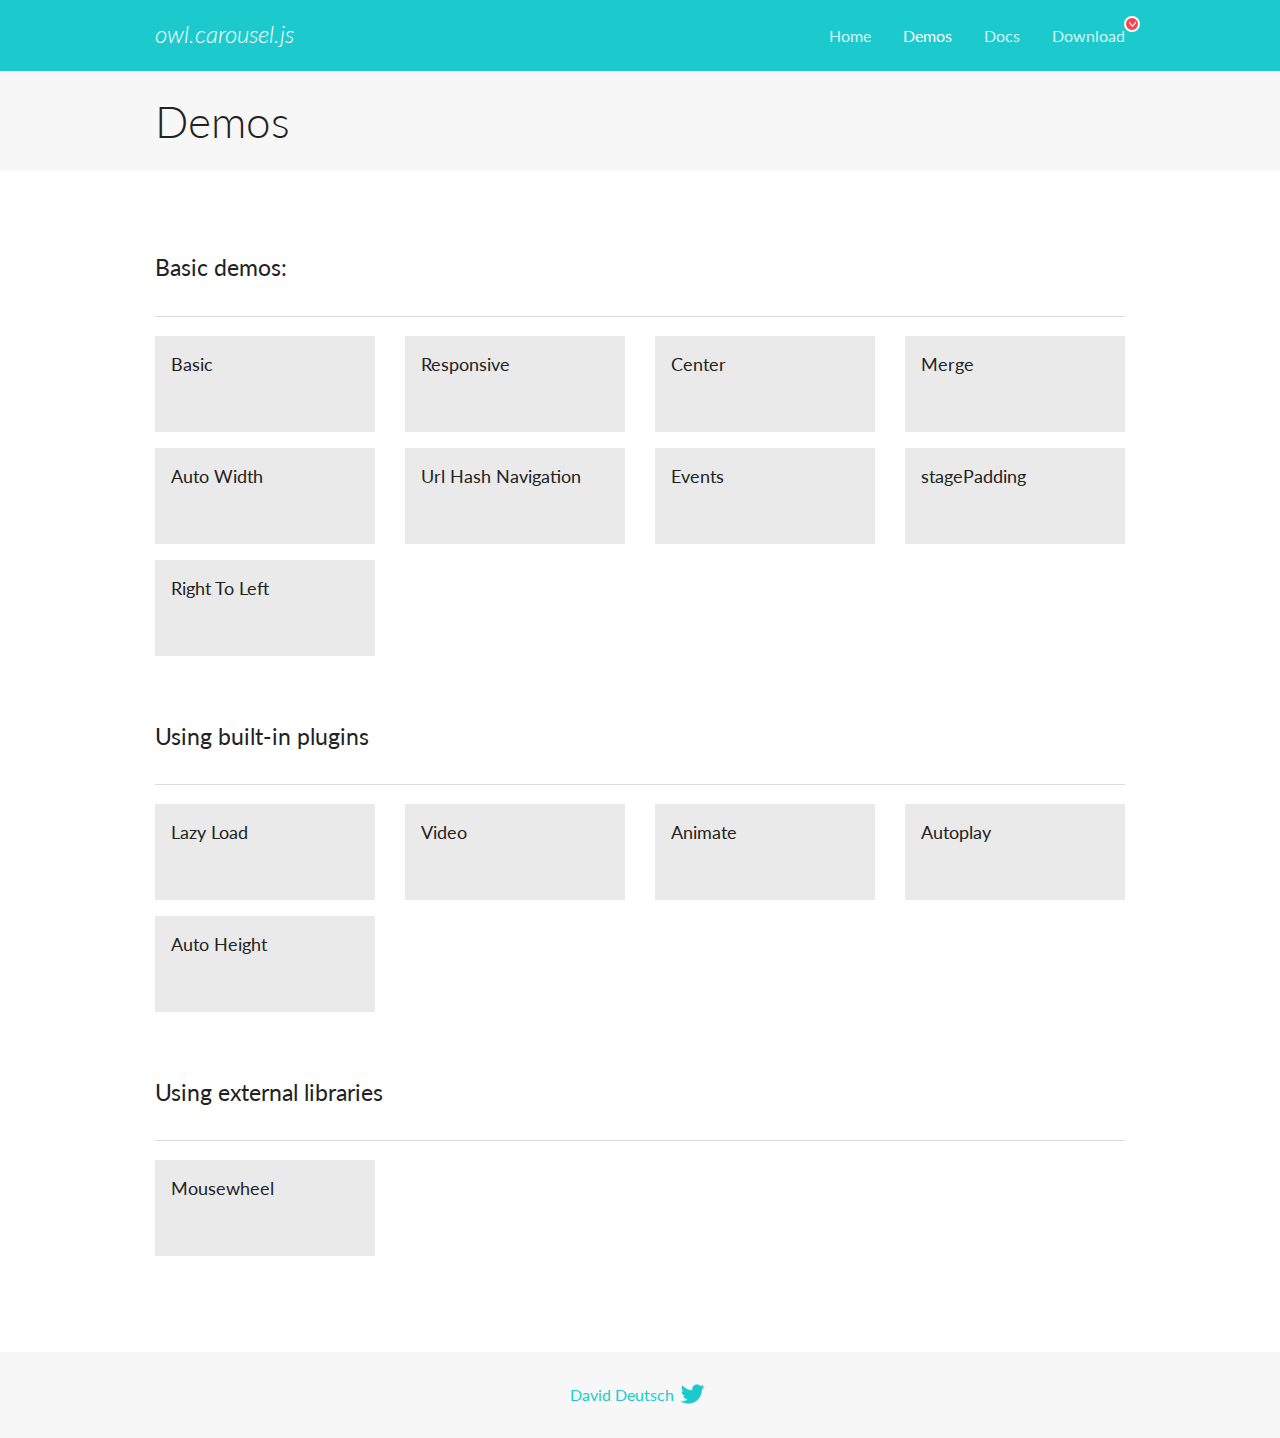
<file: assets/plugins/owl/docs/demos/demos.html>
<!DOCTYPE html>
<html lang="en">
  <head>

    <!-- head -->
    <meta charset="utf-8">
    <meta name="msapplication-tap-highlight" content="no" />
    <meta name="viewport" content="width=device-width, initial-scale=1.0" />
    <meta name="description" content="A list of Owl Carousel examples.">
    <meta name="author" content="David Deutsch">
    <title>
      Demos | Owl Carousel | 2.3.4
    </title>

    <!-- Stylesheets -->
    <link href='https://fonts.googleapis.com/css?family=Lato:300,400,700,400italic,300italic' rel='stylesheet' type='text/css'>
    <link rel="stylesheet" href="../assets/css/docs.theme.min.css">

    <!-- Owl Stylesheets -->
    <link rel="stylesheet" href="../assets/owlcarousel/assets/owl.carousel.min.css">
    <link rel="stylesheet" href="../assets/owlcarousel/assets/owl.theme.default.min.css">

    <!-- HTML5 shim and Respond.js IE8 support of HTML5 elements and media queries -->

    <!--[if lt IE 9]>
      <script src="https://oss.maxcdn.com/libs/html5shiv/3.7.0/html5shiv.js"></script>
      <script src="https://oss.maxcdn.com/libs/respond.js/1.3.0/respond.min.js"></script>
    <![endif]-->

    <!-- Favicons -->
    <link rel="apple-touch-icon-precomposed" sizes="144x144" href="../assets/ico/apple-touch-icon-144-precomposed.png">
    <link rel="shortcut icon" href="../assets/ico/favicon.png">
    <link rel="shortcut icon" href="favicon.ico">

    <!-- Yeah i know js should not be in header. Its required for demos.-->

    <!-- javascript -->
    <script src="../assets/vendors/jquery.min.js"></script>
    <script src="../assets/owlcarousel/owl.carousel.js"></script>
  </head>
  <body>

    <!-- header -->
    <header class="header">
      <div class="row">
        <div class="large-12 columns">
          <div class="brand left">
            <h3>
              <a href="/OwlCarousel2/">owl.carousel.js</a> 
            </h3>
          </div>
          <a id="toggle-nav" class="right">
            <span></span> <span></span> <span></span> 
          </a> 
          <div class="nav-bar">
            <ul class="clearfix">
              <li> <a href="/OwlCarousel2/index.html">Home</a>  </li>
              <li class="active">
                <a href="/OwlCarousel2/demos/demos.html">Demos</a> 
              </li>
              <li> <a href="/OwlCarousel2/docs/started-welcome.html">Docs</a>  </li>
              <li>
                <a href="https://github.com/OwlCarousel2/OwlCarousel2/archive/2.3.4.zip">Download</a> 
                <span class="download"></span> 
              </li>
            </ul>
          </div>
        </div>
      </div>
    </header>

    <!-- title -->
    <section class="title">
      <div class="row">
        <div class="large-12 columns">
          <h1>Demos</h1>
        </div>
      </div>
    </section>

    <!--  Demos -->
    <section id="demos">
      <div class="row">
        <div class="large-12 columns">
          <h4 id="basic-demos-">Basic demos:</h4>
          <hr>
          <div class="demo-list">
            <div class="row">
              <div class="small-6 medium-4 large-3 columns">
                <a href="basic.html" class="demo-block">
                  <h5>Basic </h5>
                </a> 
              </div>
              <div class="small-6 medium-4 large-3 columns">
                <a href="responsive.html" class="demo-block">
                  <h5>Responsive </h5>
                </a> 
              </div>
              <div class="small-6 medium-4 large-3 columns">
                <a href="center.html" class="demo-block">
                  <h5>Center </h5>
                </a> 
              </div>
              <div class="small-6 medium-4 large-3 columns">
                <a href="merge.html" class="demo-block">
                  <h5>Merge </h5>
                </a> 
              </div>
              <div class="small-6 medium-4 large-3 columns">
                <a href="autowidth.html" class="demo-block">
                  <h5>Auto Width </h5>
                </a> 
              </div>
              <div class="small-6 medium-4 large-3 columns">
                <a href="urlhashnav.html" class="demo-block">
                  <h5>Url Hash Navigation </h5>
                </a> 
              </div>
              <div class="small-6 medium-4 large-3 columns">
                <a href="events.html" class="demo-block">
                  <h5>Events </h5>
                </a> 
              </div>
              <div class="small-6 medium-4 large-3 columns">
                <a href="stagepadding.html" class="demo-block">
                  <h5>stagePadding </h5>
                </a> 
              </div>
              <div class="small-6 medium-4 large-3 columns">
                <a href="rtl.html" class="demo-block">
                  <h5>Right To Left </h5>
                </a> 
              </div>
            </div>
          </div>
          <h4 id="using-built-in-plugins">Using built-in plugins</h4>
          <hr>
          <div class="demo-list">
            <div class="row">
              <div class="small-6 medium-4 large-3 columns">
                <a href="lazyLoad.html" class="demo-block">
                  <h5>Lazy Load </h5>
                </a> 
              </div>
              <div class="small-6 medium-4 large-3 columns">
                <a href="video.html" class="demo-block">
                  <h5>Video </h5>
                </a> 
              </div>
              <div class="small-6 medium-4 large-3 columns">
                <a href="animate.html" class="demo-block">
                  <h5>Animate </h5>
                </a> 
              </div>
              <div class="small-6 medium-4 large-3 columns">
                <a href="autoplay.html" class="demo-block">
                  <h5>Autoplay </h5>
                </a> 
              </div>
              <div class="small-6 medium-4 large-3 columns">
                <a href="autoheight.html" class="demo-block">
                  <h5>Auto Height </h5>
                </a> 
              </div>
            </div>
          </div>
          <h4 id="using-external-libraries">Using external libraries</h4>
          <hr>
          <div class="demo-list">
            <div class="row">
              <div class="small-6 medium-4 large-3 columns">
                <a href="mousewheel.html" class="demo-block">
                  <h5>Mousewheel </h5>
                </a> 
              </div>
            </div>
          </div>
        </div>
      </div>
    </section>

    <!-- footer -->
    <footer class="footer">
      <div class="row">
        <div class="large-12 columns">
          <h5>
            <a href="/OwlCarousel2/docs/support-contact.html">David Deutsch</a> 
            <a id="custom-tweet-button" href="https://twitter.com/share?url=https://github.com/OwlCarousel2/OwlCarousel2&text=Owl Carousel - This is so awesome! " target="_blank"></a> 
          </h5>
        </div>
      </div>
    </footer>

    <!-- vendors -->
    <script src="../assets/vendors/highlight.js"></script>
    <script src="../assets/js/app.js"></script>
  </body>
</html>
</file>
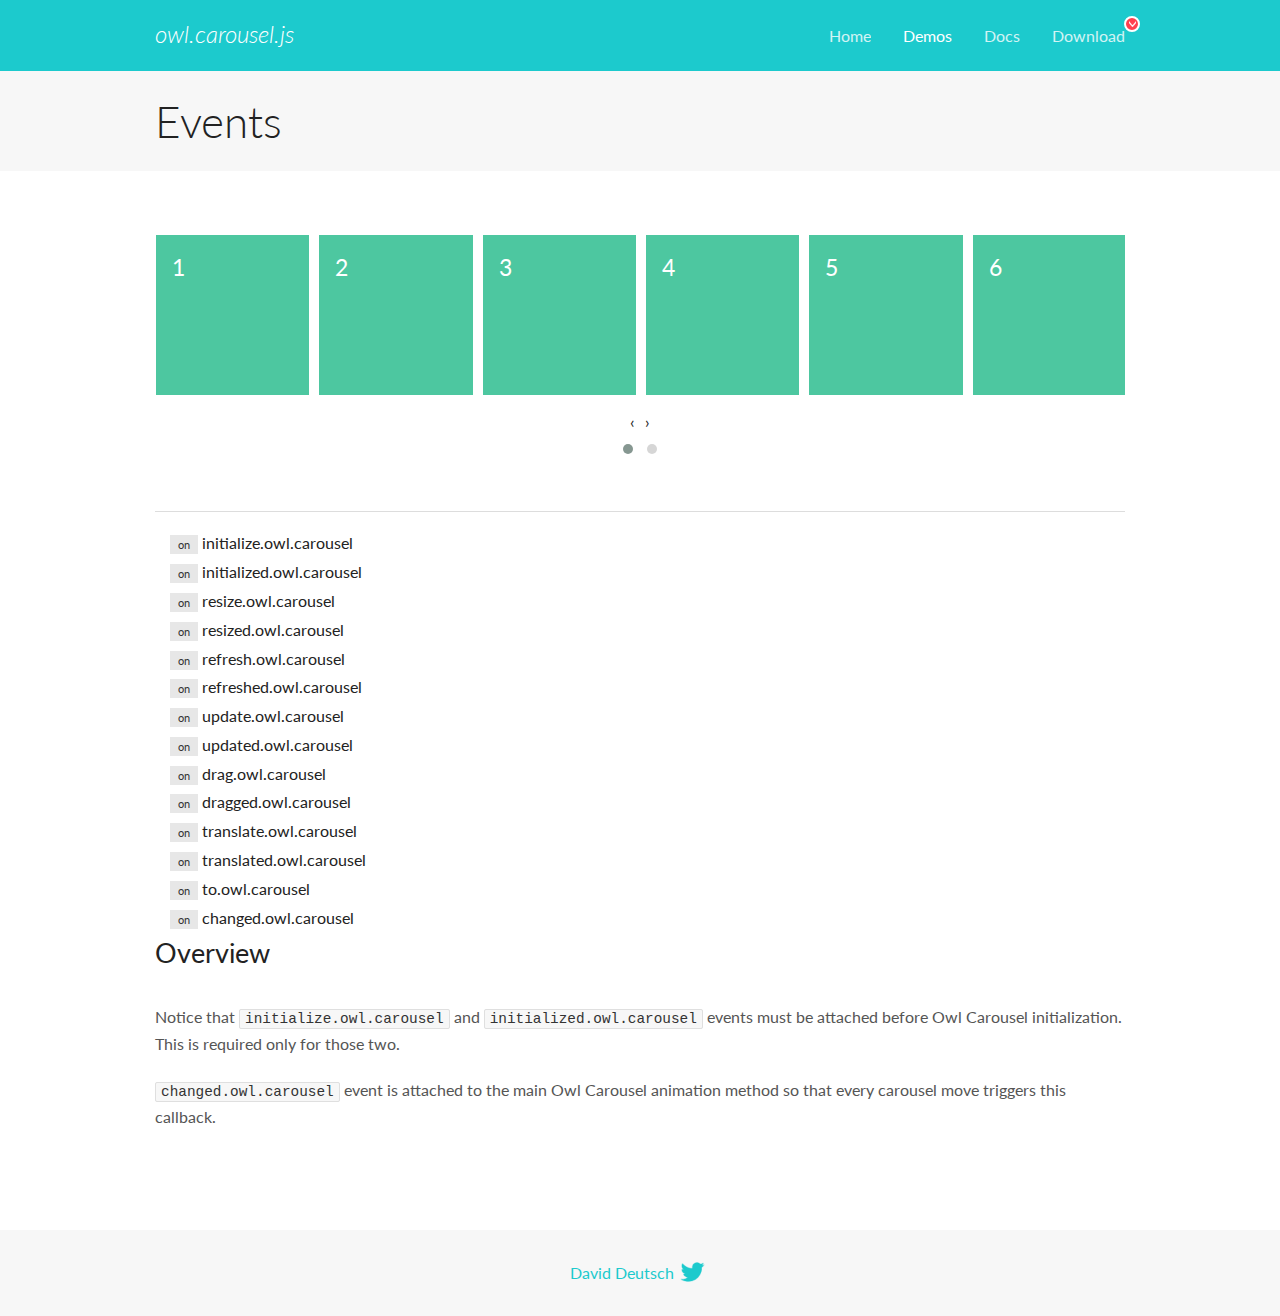
<file: assets/plugins/owl/docs/demos/events.html>
<!DOCTYPE html>
<html lang="en">
  <head>

    <!-- head -->
    <meta charset="utf-8">
    <meta name="msapplication-tap-highlight" content="no" />
    <meta name="viewport" content="width=device-width, initial-scale=1.0" />
    <meta name="description" content="Events usage demo">
    <meta name="author" content="David Deutsch">
    <title>
      Events Demo | Owl Carousel | 2.3.4
    </title>

    <!-- Stylesheets -->
    <link href='https://fonts.googleapis.com/css?family=Lato:300,400,700,400italic,300italic' rel='stylesheet' type='text/css'>
    <link rel="stylesheet" href="../assets/css/docs.theme.min.css">

    <!-- Owl Stylesheets -->
    <link rel="stylesheet" href="../assets/owlcarousel/assets/owl.carousel.min.css">
    <link rel="stylesheet" href="../assets/owlcarousel/assets/owl.theme.default.min.css">

    <!-- HTML5 shim and Respond.js IE8 support of HTML5 elements and media queries -->

    <!--[if lt IE 9]>
      <script src="https://oss.maxcdn.com/libs/html5shiv/3.7.0/html5shiv.js"></script>
      <script src="https://oss.maxcdn.com/libs/respond.js/1.3.0/respond.min.js"></script>
    <![endif]-->

    <!-- Favicons -->
    <link rel="apple-touch-icon-precomposed" sizes="144x144" href="../assets/ico/apple-touch-icon-144-precomposed.png">
    <link rel="shortcut icon" href="../assets/ico/favicon.png">
    <link rel="shortcut icon" href="favicon.ico">

    <!-- Yeah i know js should not be in header. Its required for demos.-->

    <!-- javascript -->
    <script src="../assets/vendors/jquery.min.js"></script>
    <script src="../assets/owlcarousel/owl.carousel.js"></script>
  </head>
  <body>

    <!-- header -->
    <header class="header">
      <div class="row">
        <div class="large-12 columns">
          <div class="brand left">
            <h3>
              <a href="/OwlCarousel2/">owl.carousel.js</a> 
            </h3>
          </div>
          <a id="toggle-nav" class="right">
            <span></span> <span></span> <span></span> 
          </a> 
          <div class="nav-bar">
            <ul class="clearfix">
              <li> <a href="/OwlCarousel2/index.html">Home</a>  </li>
              <li class="active">
                <a href="/OwlCarousel2/demos/demos.html">Demos</a> 
              </li>
              <li> <a href="/OwlCarousel2/docs/started-welcome.html">Docs</a>  </li>
              <li>
                <a href="https://github.com/OwlCarousel2/OwlCarousel2/archive/2.3.4.zip">Download</a> 
                <span class="download"></span> 
              </li>
            </ul>
          </div>
        </div>
      </div>
    </header>

    <!-- title -->
    <section class="title">
      <div class="row">
        <div class="large-12 columns">
          <h1>Events</h1>
        </div>
      </div>
    </section>

    <!--  Demos -->
    <section id="demos">
      <div class="row">
        <div class="large-12 columns">
          <div class="owl-carousel owl-theme">
            <div class="item">
              <h4>1</h4>
            </div>
            <div class="item">
              <h4>2</h4>
            </div>
            <div class="item">
              <h4>3</h4>
            </div>
            <div class="item">
              <h4>4</h4>
            </div>
            <div class="item">
              <h4>5</h4>
            </div>
            <div class="item">
              <h4>6</h4>
            </div>
            <div class="item">
              <h4>7</h4>
            </div>
            <div class="item">
              <h4>8</h4>
            </div>
            <div class="item">
              <h4>9</h4>
            </div>
            <div class="item">
              <h4>10</h4>
            </div>
            <div class="item">
              <h4>11</h4>
            </div>
            <div class="item">
              <h4>12</h4>
            </div>
          </div>
          <hr>
          <div class="large-12 columns callbacks">
            <div><span class="label secondary initialize">on</span>  initialize.owl.carousel </div>
            <div><span class="label secondary initialized">on</span>  initialized.owl.carousel </div>
            <div><span class="label secondary resize">on</span>  resize.owl.carousel </div>
            <div><span class="label secondary resized">on</span>  resized.owl.carousel </div>
            <div><span class="label secondary refresh">on</span>  refresh.owl.carousel </div>
            <div><span class="label secondary refreshed">on</span>  refreshed.owl.carousel </div>
            <div><span class="label secondary update">on</span>  update.owl.carousel </div>
            <div><span class="label secondary updated">on</span>  updated.owl.carousel </div>
            <div><span class="label secondary drag">on</span>  drag.owl.carousel </div>
            <div><span class="label secondary dragged">on</span>  dragged.owl.carousel </div>
            <div><span class="label secondary translate">on</span>  translate.owl.carousel </div>
            <div><span class="label secondary translated">on</span>  translated.owl.carousel </div>
            <div><span class="label secondary to">on</span>  to.owl.carousel </div>
            <div><span class="label secondary changed">on</span>  changed.owl.carousel </div>
          </div>
          <h3 id="overview">Overview</h3>
          <p>Notice that <code>initialize.owl.carousel</code> and <code>initialized.owl.carousel</code> events must be attached before Owl Carousel initialization. This is required only for those two.</p>
          <p><code>changed.owl.carousel</code> event is attached to the main Owl Carousel animation method so that every carousel move triggers this callback.</p>
          <script>
            jQuery(document).ready(function($) {
              var owl = $('.owl-carousel');
              owl.on('initialize.owl.carousel initialized.owl.carousel ' +
                'initialize.owl.carousel initialize.owl.carousel ' +
                'resize.owl.carousel resized.owl.carousel ' +
                'refresh.owl.carousel refreshed.owl.carousel ' +
                'update.owl.carousel updated.owl.carousel ' +
                'drag.owl.carousel dragged.owl.carousel ' +
                'translate.owl.carousel translated.owl.carousel ' +
                'to.owl.carousel changed.owl.carousel',
                function(e) {
                  $('.' + e.type)
                    .removeClass('secondary')
                    .addClass('success');
                  window.setTimeout(function() {
                    $('.' + e.type)
                      .removeClass('success')
                      .addClass('secondary');
                  }, 500);
                });
              owl.owlCarousel({
                loop: true,
                nav: true,
                lazyLoad: true,
                margin: 10,
                video: true,
                responsive: {
                  0: {
                    items: 1
                  },
                  600: {
                    items: 3
                  },
                  960: {
                    items: 5,
                  },
                  1200: {
                    items: 6
                  }
                }
              });
            });
          </script>
        </div>
      </div>
    </section>

    <!-- footer -->
    <footer class="footer">
      <div class="row">
        <div class="large-12 columns">
          <h5>
            <a href="/OwlCarousel2/docs/support-contact.html">David Deutsch</a> 
            <a id="custom-tweet-button" href="https://twitter.com/share?url=https://github.com/OwlCarousel2/OwlCarousel2&text=Owl Carousel - This is so awesome! " target="_blank"></a> 
          </h5>
        </div>
      </div>
    </footer>

    <!-- vendors -->
    <script src="../assets/vendors/highlight.js"></script>
    <script src="../assets/js/app.js"></script>
  </body>
</html>
</file>
<file: assets/css/custom.css>
@font-face {
    font-family: iranyekan;
    font-style: normal;
    font-weight: normal;
    src: url('../fonts/eot/iranyekanwebboldfanum.eot');
    src: url('../fonts/eot/iranyekanwebboldfanum.eot?#iefix') format('embedded-opentype'),  /* IE6-8 */
    url('../fonts/woff/iranyekanwebboldfanum.woff') format('woff'),  /* FF3.6+, IE9, Chrome6+, Saf5.1+*/
    url('../fonts/ttf/iranyekanwebboldfanum.ttf') format('truetype');
}

@font-face {
    font-family:"FontAwesome";
    font-style: normal;
    font-weight: normal;
    src: url("../fonts/fontawesome-webfont.eot?#iefix") format("embedded-opentype"),
    url("../fonts/fontawesome-webfont.woff2") format("woff2"),
    url("../fonts/fontawesome-webfont.woff") format("woff"),
    url("../fonts/fontawesome-webfont.ttf") format("truetype"),
    url("../fonts/fontawesome-webfont.svg#fontawesomeregular") format("svg");
}
body{
    font-family: 'iranyekan';
    font-size: 12px;
}
.zp {
    padding: 0;
}
.zm {
    margin: 0;
}
.float-left{
    float: left;
}
.float-right{
    float: right;
}
a{
    text-decoration: none !important;
}
::selection{
    background: #fff;
    color: #fff;
}
.row,.container-fluid{
    padding:0;
    margin:0;
}
.container{
    padding:0;
}
.ui-gradient-grey {
    background-color: #f1f1f1;
    background-image: url([data-uri]…B5PSIwIiB3aWR0aD0iMSIgaGVpZ2h0PSIxIiBmaWxsPSJ1cmwoI2c2ODkpIiAvPgo8L3N2Zz4=);
    background-image: -moz-linear-gradient(top,#fff,#f1f1f1);
    background-image: -webkit-gradient(linear,0 0,0 100%,from(#fff),to(#f1f1f1));
    background-image: -webkit-linear-gradient(top,#fff,#f1f1f1);
    background-image: -o-linear-gradient(top,#fff,#f1f1f1);
    background-image: linear-gradient(to bottom,#fff,#f1f1f1);
    background-repeat: repeat-x;
    filter: progid:DXImageTransform.Microsoft.gradient(GradientType=0,startColorstr='#ffffff',endColorstr='#f1f1f1');
    -ms-filter: "progid:DXImageTransform.Microsoft.gradient(GradientType=0,startColorstr='#ffffff',endColorstr='#f1f1f1')";
}
.ui-divider {
    display: inline-block;
    background-color: #fff !important;
    border-color: #fff !important;
    clear: both;
    width: 100%;
    height: 30px;
}
header{
    position: relative;
    z-index: 100;
}
.top-menu{
    border-bottom: 1px solid #ebebeb;
    height: 40px;
}
.top-menu .contact-info{

}
.top-menu .contact-info ul{
    padding: 0;
    padding-top: 10px;
    display: inline-block;
    width: 100%;
    margin: 0;
    font-size: 14px;
    text-align: right;
}

.top-menu .contact-info ul li{
    display: inline-block;
    list-style: none;
}
.top-menu .contact-info ul li i{
    font-size: 16px;
    position: relative;
    top: 0px;
}
.top-menu .contact-info ul li span{
    margin: 0px 4px;
    display: inline-block;
    position: relative;
    top: -1px;
}
.top-menu .permalink{

}
.top-menu .permalink ul.login{
    display: inline-block;
    padding: 0;
    margin: 0;
    height: 40px;
}
.top-menu .permalink ul.login li{
    display: inline-block;
    padding: 0;
    font-size: 12px;
}
.top-menu .permalink ul.login li a{
    color: #8e8e8e;
    text-decoration: none;
    padding: 11px 25px;
    display: inline-block;
    border-left: 1px solid #efefef;
}
.top-menu .permalink ul.cart{
    padding: 0;
    display: inline-block;
    margin: 0;
    height: 40px;
}
.top-menu .permalink ul.cart li{
    display: inline-block;
    padding: 11px 20px;
    padding-right: 40px;
    font-size: 12px;
    background: #0e7bdd;
    color: #fff;
    position: relative;
}
.top-menu .permalink ul.cart li a{
    color: #fff;
    text-decoration: none;
}
.top-menu .permalink ul.cart li i{
    position: absolute;
    right: 10px;
    top: 0;
    bottom: 0;
    margin: auto;
    font-size: 18px;
    height: 39px;
    border-left: 1px solid #138a11;
    padding-top: 10px;
    padding-left: 10px;
}
.top-menu .permalink ul.social{
    padding: 0;
    display: inline-block;
    margin: 0;
    height: 40px;
}
.top-menu .permalink ul.social li{
    list-style: none;
    display: inline-block;
}
.top-menu .permalink ul.social li a{
    background: url(../images/social.png);
    background-repeat: no-repeat;
    height: 40px;
    width: 40px;
    display: inline-block;
    -webkit-transition: ease-In-Out 0.3s;
    -moz-transition: ease-In-Out 0.3s ;
    -ms-transition: ease-In-Out 0.3s ;
    -o-transition: ease-In-Out 0.3s ;
    transition: ease-In-Out 0.3s ;
}
.top-menu .permalink ul.social li a:hover{
    background: url(../images/social.png);
    background-repeat: no-repeat;
    background-position: 0 -40px;
    height: 40px;
    width: 40px;
    display: inline-block;
}
.top-menu .permalink ul.social li a.facebook{
    background-position: 0 -160px;
}
.top-menu .permalink ul.social li a.facebook:hover{
    background-position: 0 -200px;
}
.top-menu .permalink ul.social li a.twitter{
    background-position: 0 -1520px;
}
.top-menu .permalink ul.social li a.twitter:hover{
    background-position: 0 -1560px;
}
.top-menu .permalink ul.social li a.linkedin{
    background-position: 0 -720px;
}
.top-menu .permalink ul.social li a.linkedin:hover{
    background-position: 0 -760px;
}
.top-menu .permalink ul.social li a.google-plus{
    background-position: 0 -400px;
}
.top-menu .permalink ul.social li a.google-plus:hover{
    background-position: 0 -440px;
}
.top-menu .permalink ul.social li a.search{
    background-position: 0 -3600px;
}
.top-menu .permalink ul.social li a.search:hover{
    background-position: 0 -3640px;
}
/* primary menu*/
.menu-container{
    -webkit-box-shadow: 0 2px 10px rgba(0,0,0,.1);
    -moz-box-shadow: 0 2px 10px rgba(0,0,0,.1);
    box-shadow: 0 6px 10px rgba(0, 0, 0, 0.1);
    /* height: 115px; */
    display: inline-block;
    width: 100%;
    padding: 35px 0;
}
#primary_nav_wrap {
    font-size: 16px;
}

#primary_nav_wrap ul
{
    list-style:none;
    position:relative;
    float:left;
    margin:0;
    padding:0;
    z-index: 10000;
}
#primary_nav_wrap ul a {
    display: block;
    margin: 0;
    border-bottom: 2px solid transparent;
    color: #7c7c7c;
}

#primary_nav_wrap ul li
{
    position:relative;
    float:right;
    margin:0;
    padding:0
}

#primary_nav_wrap ul li.current-menu-item
{
    border-bottom: 2px solid #0e7bdd;
}

#primary_nav_wrap ul li:hover a {
    background-color: #0e7bdd;
    background-image: -moz-linear-gradient(top,#128ffc,#0e7bdd);
    background-image: -webkit-gradient(linear,0 0,0 100%,from(#128ffc),to(#0e7bdd));
    background-image: -webkit-linear-gradient(top,#128ffc,#0e7bdd);
    background-image: -o-linear-gradient(top,#128ffc,#0e7bdd);
    background-image: linear-gradient(to bottom,#128ffc,#0e7bdd);
    filter: progid:DXImageTransform.Microsoft.gradient(GradientType=0,startColorstr='#128ffc',endColorstr='#0e7bdd');
    -ms-filter: "progid:DXImageTransform.Microsoft.gradient(GradientType=0,startColorstr='#128ffc', endColorstr='#0e7bdd')";
    background-repeat: repeat-x;


    color: #fff;
    border-top-left-radius: 3px;
    border-top-right-radius: 3px;
}
#primary_nav_wrap li:hover ul li a {
    color: #000;
}

#primary_nav_wrap ul li:hover a + i{
    color: #fff !important;
    border-top-left-radius: 5px;
    border-top-right-radius: 5px;
}
a.hover-effect{
    background-color: #0e7bdd;
    background-image: -moz-linear-gradient(top,#128ffc,#0e7bdd);
    background-image: -webkit-gradient(linear,0 0,0 100%,from(#128ffc),to(#0e7bdd));
    background-image: -webkit-linear-gradient(top,#128ffc,#0e7bdd);
    background-image: -o-linear-gradient(top,#128ffc,#0e7bdd);
    background-image: linear-gradient(to bottom,#128ffc,#0e7bdd);
    filter: progid:DXImageTransform.Microsoft.gradient(GradientType=0,startColorstr='#128ffc',endColorstr='#0e7bdd');
    -ms-filter: "progid:DXImageTransform.Microsoft.gradient(GradientType=0,startColorstr='#128ffc', endColorstr='#0e7bdd')";
    background-repeat: repeat-x;
    color: #fff !important;
    border-top-left-radius: 5px;
    border-top-right-radius: 5px;
}
a.hover-effect + i{
    color: #fff !important;
    border-top-left-radius: 5px;
    border-top-right-radius: 5px;
}

#primary_nav_wrap ul ul
{
    display:none;
    position:absolute;
    top:100%;
    right: 0;
    background:#fff;
    padding:0;
    width: max-content;

    border: 1px solid #ebebeb;
    list-style: none;
    box-shadow: 0 1px 10px rgba(0,0,0,.07), 0 1px 0 rgba(0,0,0,.05);
    background-clip: padding-box;
}

#primary_nav_wrap ul ul li
{
    float: none;
    width: 100%;
}

#primary_nav_wrap ul ul a
{
    color: #000;
    background-color: #f1f1f1 !important;
    background-image: url([data-uri]…0iMTAwJSIgc3R5bGU9ImZpbGw6IHVybCgjbGluZWFyLWdyYWRpZW50KTsiLz4NCjwvc3ZnPg==) !important;
    background-image: -moz-linear-gradient(top,#fff,#f1f1f1) !important;
    background-image: -webkit-gradient(linear,0 0,0 100%,from(#fff),to(#f1f1f1)) !important;
    background-image: -webkit-linear-gradient(top,#fff,#f1f1f1) !important;
    background-image: -o-linear-gradient(top,#fff,#f1f1f1) !important;
    background-image: linear-gradient(to bottom,#fff,#f1f1f1) !important;
    filter: progid:DXImageTransform.Microsoft.gradient(GradientType=0,startColorstr='#ffffff',endColorstr='#f1f1f1') !important;
    -ms-filter: "progid:DXImageTransform.Microsoft.gradient(GradientType=0,startColorstr='#ffffff', endColorstr='#f1f1f1')" !important;
    background-repeat: repeat-x !important;
    line-height:120%;
    padding:10px 15px;
    text-align: right;
}
#primary_nav_wrap ul ul a:hover {
    color: #000;
    background-image: linear-gradient(to bottom,#fff,#e2e2e2) !important;
}

#primary_nav_wrap ul ul ul
{
    top:-2px;
    left:-100%;
}

#primary_nav_wrap ul li:hover > ul
{
    display: block;
    border-top: 2px solid #0e7bdd;
 
}
#primary_nav_wrap i.navigator{
    float: left;
    font-size: 16px;
}

#primary_nav_wrap .menu-arrow-down{
    position: absolute;
    top: 0;
    bottom: 0;
    left: 8px;
    margin: auto;
    height: 16px;
    font-weight: 900;
    font-size: 16px;
}

.search-modal{
    position: fixed;
    background: #000;
    width: 100%;
    height: 100%;
    z-index: 100000;
    display: none;
}
.search-modal input[type=text]{
    outline:0;
}
.close_modal{
    color: #fff;
    right: 25px;
    top: 15px;
    position: absolute;
    font-size: 24px;
}
/* end primary menu */

/* logo container*/
.logo-container{
    padding: 0;
}
.logo-container img{
    float: right;
    width: 225px;
    margin-top: 8px;
}
/* end logo container*/

/* intro*/
.intro{
    padding: 10px 0px;
}
.intro h4{
    color: #0e7bdd;
    font-size: 18px;
    line-height: 25px;
}
.intro div{
    font-size: 14px;
    line-height: 25px;
}

.index-page-title{
    display: inline-block;
    width: 100%;
    padding: 30px 10px;
    text-align: center;
    font-size: 26px;
    color: #0e7bdd;
    position: relative;
    overflow: hidden;
}
.index-page-title span{
    position: relative;
    z-index: 100;
    background: #fff;
    padding: 0 20px;
}
.index-page-title:before{
    content: ' ';
    height: 1px;
    background: #0e7bdd;
    display: inline-block;
    position: absolute;
    top: 0;
    bottom: 0;
    left: 0;
    right: 0;
    margin: auto;
    width: 100%;
}

.panel-heading {
    padding: 20px 15px;
}
/*.index-page-title:after{
    content: ' ';
    width: 20%;
    height: 1px;
    background: #0e7bdd;
    display: inline-block;
    margin-left: 30px;

}*/

.faq-blog .index-page-title{
    text-align: right;
}

.faq-blog .index-page-title span{
    right: -25px;
}

.faq-blog .index-page-title:before{
    content: ' ';
    width: 20%;
    height: 1px;
    background: #0e7bdd;
    display: inline-block;
    margin-right: 30px;
    position: absolute;
    top: 0;
    bottom: 0;
    left: 0;
    right: 0;
    margin: auto;
    width: 100%;
}
/* end intro*/


/*boxes*/
html.cssanimations .ui--animation-fire.fx--fadein-ttb {
    -webkit-animation: fx_ttb .9s 1 cubic-bezier(0.175,0.885,0.320,1.000);
    -moz-animation: fx_ttb .9s 1 cubic-bezier(0.175,0.885,0.320,1.000);
    -o-animation: fx_ttb .9s 1 cubic-bezier(0.175,0.885,0.320,1.000);
    animation: fx_ttb .9s 1 cubic-bezier(0.175,0.885,0.320,1.000);
}
.box-container{
    text-align:center;
}
.box-container .box{
    width: calc(100% - 30px);
    margin: 0 auto;
    border: 1px solid #e6e6e6;
    border-radius: 5px;
    overflow: hidden;
}
.box-container .image-container{
    height: 220px;
    position: relative;
    overflow: hidden;
}
.box-container .image-container img{
    top: 0;
    max-width: 100%;
    width: 100%;
    max-height: 250px;
    height: auto;
    display: block;
    position: absolute;
    -webkit-transition: ease-In-Out 0.5s;
    -moz-transition: ease-In-Out 0.5s;
    -ms-transition: ease-In-Out 0.5s;
    -o-transition: ease-In-Out 0.5s;
    transition: ease-In-Out 0.5s;
}
.box-container .image-container img:last-child{
    top: 100%;
    -webkit-transition: all 1s cubic-bezier(0.190,1.000,0.220,1.000);
    -moz-transition: all 1s cubic-bezier(0.190,1.000,0.220,1.000);
    -ms-transition: all 1s cubic-bezier(0.190,1.000,0.220,1.000);
    -o-transition: all 1s cubic-bezier(0.190,1.000,0.220,1.000);
    transition: all 1s cubic-bezier(0.190,1.000,0.220,1.000);
}
.box-container .image-container img.hover-first{
    top: -20%;
}
.box-container .image-container img.hover-last{
    top: 0;
}
.box-container h4{
    text-align: center;
    padding: 18px;
    margin: 0;
    font-weight: 900;
}
.box-container .content{
    text-align: justify;
    direction: rtl;
    padding: 20px;
    line-height: 22px;
}
.box-container a.read-more{
    width: calc(100% - 30px);
    display: inline-block;
    text-align: center;
    border: 0px solid #bbbbbb;
    border-radius: 5px;
    padding: 8px;
    color: rgb(19 140 248);
    margin-bottom: 10px;
    font-size: 14px;
    font-weight: 900;
}
.box-container .shadow{
    width: 100%;
}

/*end boxes*/

/* about-us-container*/
.about-us-container{
    direction: rtl;
}
.about-us-container h4{
    margin: 0;
    padding: 25px 0;
}
.about-us-container .content{
    text-align: justify;
    line-height: 28px;
}
.about-us-container img{

}
/* end about-us-container*/

/* faq-blog*/

.faq-blog{

}
.faq-blog .date{
    border: 1px solid #ebebeb;
    border-bottom: 1px solid rgba(0,0,0,.22);
    -webkit-border-radius: 3px;
    -moz-border-radius: 3px;
    border-radius: 3px;
    -webkit-box-shadow: 0 3px 0 rgba(0,0,0,0.03), 0 1px 0 rgba(0,0,0,.07);
    -moz-box-shadow: 0 3px 0 rgba(0,0,0,0.03),0 1px 0 rgba(0,0,0,.07);
    box-shadow: 0 3px 0 rgba(0,0,0,0.03), 0 1px 0 rgba(0,0,0,.07);
    -webkit-background-clip: border-box;
    -moz-background-clip: border-box;
    background-clip: border-box;
    background-color: #fff;
    width: 80px;
    float: right;
    margin: 10px;
}
.faq-blog .date h3{
    display: block;
    text-align: center;
    padding: 8px 0;
    margin: 0;
    border-top: 1px solid #ebebeb;
    -webkit-border-bottom-left-radius: 3px;
    -webkit-border-bottom-right-radius: 3px;
    -moz-border-radius-bottomleft: 3px;
    -moz-border-radius-bottomright: 3px;
    border-bottom-left-radius: 3px;
    border-bottom-right-radius: 3px;
}
.faq-blog h3.hover-effect{
    background: #0e7bdd;
    color: #fff;
}
.faq-blog .date h6{
    display: block;
    text-align: center;
    padding: 8px 0;
    margin: 0;
    border-top: 1px solid #ebebeb;
    -webkit-border-bottom-left-radius: 3px;
    -webkit-border-bottom-right-radius: 3px;
    -moz-border-radius-bottomleft: 3px;
    -moz-border-radius-bottomright: 3px;
    border-bottom-left-radius: 3px;
    border-bottom-right-radius: 3px;
}
.faq-blog span{

}
.faq-blog .content{
    width: calc(100% - 100px);
    float: left;
    direction: rtl;
    padding: 18px;
}
.faq-blog .content h5{

}
.faq-blog .content h5 a{
    color: #0e7bdd;
    font-size: 16px;
    float: none;
    border: 0;
    padding: 0;
    margin: 0;
    font-weight: 900;
}
.faq-blog .content div{
    line-height: 25px;
    text-align: justify;
}
.faq-blog .content a{
    color: rgb(14 123 221);
    border: 1px solid #ccc;
    float: left;
    display: block;
    padding: 8px;
    margin-top: 8px;
    font-size: 11px;
}
.panel-group {
    margin-bottom: 20px;
    border-radius: 5px;
    overflow: hidden;
}
.faq-blog .tabs{
    padding-left: 40px;
}
.panel-heading{
    background-color: #1d7a36;
    background-image: url([data-uri]…0iMTAwJSIgc3R5bGU9ImZpbGw6IHVybCgjbGluZWFyLWdyYWRpZW50KTsiLz4NCjwvc3ZnPg==) !important;
    background-image: -moz-linear-gradient(top,#0e7bdd,#0e7bdd) !important;
    background-image: -webkit-gradient(linear,0 0,0 100%,from(#0e7bdd),to(#0e7bdd)) !important;
    background-image: -webkit-linear-gradient(top,#0e7bdd,#0e7bdd) !important;
    background-image: -o-linear-gradient(top,#0e7bdd,#0e7bdd) !important;
    background-image: linear-gradient(to bottom,#0e7bdd,#0e7bdd) !important;
    filter: progid:DXImageTransform.Microsoft.gradient(GradientType=0,startColorstr='#0e7bdd',endColorstr='#0e7bdd') !important;
    -ms-filter: "progid:DXImageTransform.Microsoft.gradient(GradientType=0,startColorstr='#0e7bdd', endColorstr='#0e7bdd')";
    background-repeat: repeat-x;
    color: #fff;
    text-shadow: 0 -1px 0 #0e7bdd !important;
    width: calc(100% + 2px);
    margin-left: -1px;
}
.panel-title>.small, .panel-title>.small>a, .panel-title>a, .panel-title>small, .panel-title>small>a {
    color: inherit;
    display: inline-block;
    width: 100%;
    text-align: justify;
    direction: rtl;
    font-size: 13px;
    color: #fff;
}
.panel-default>.panel-heading+.panel-collapse>.panel-body {
    border-top-color: #ddd;
    direction: rtl;
    text-align: justify;
    line-height: 22px;
    padding: 20px 25px;
}
.panel-group .panel+.panel {
    margin-top: 0;
}
.panel {
    border: 0;
    border-left:1px solid #ccc;
    border-right:1px solid #ccc;
    border-radius: 0 !important;
}
/* end faq-blog*/


/* representation */
.representation{
    background: url(../images/bg.jpg);
    height: 190px;
    padding: 35px 0px;
    padding-bottom: 0;
    overflow: hidden;
}
.representation img{
    width: 100%;
}
.representation .container{
    color: #000;
    font-size: 13px;
    background: #fff;
    text-align: center;
    padding: 25px;
    -webkit-border-radius: 5px;
    -moz-border-radius: 5px;
    border-radius: 5px;
}
.representation div.content{
    direction: rtl;
    text-align: justify;
    float: right;
    line-height: 25px;
}
.representation a{
    color: #fff;
    display: inline-block;
    padding: 20px 10px;
    text-align: center;
    width: 230px;
    background: #0e7bdd;
}

/* end representation*/


/* footer */
footer{
    background-color: #3b3b3b;
    color: #fff;
    direction: rtl;
    padding: 40px 0px;
}
footer .container{
    padding-top: 0;
    padding-bottom: 10px;
    border-bottom: 0px solid #676767;
}
footer .container:first-child{
    padding-top: 0;
    padding-bottom: 20px;
    border-bottom: 1px solid #676767;
}
footer .section{
    direction: rtl;
    text-align: justify;
    line-height: 25px;
    display: inline-block;
    float: right;
    padding: 0 15px;
    color: #a3a3a3;
}
footer .title{
    font-size: 15px;
    margin: 0;
    padding: 20px 0
}
footer div.content{

}
footer ul{
    padding: 0;
    margin: 0;
    display: inline-block;
    width: 100%;
}
footer ul li{
    list-style: none;
    border-bottom: 1px solid #4c4b4b;
    padding: 6px 0;
    color: #ffffff;
}
footer ul li:before{
    content: '\f104';
    font-family: 'FontAwesome';
    margin-left: 8px;
}
footer ul li a{
    color: #ffffff;
}
footer ul li a:hover{
    color: #a3a3a3;
}

footer .contact  ul li:before{
    display: none;
}
footer input[type="text"] {
    border: 0;
    background: #2b2b2b;
    color: #fff;
    width: calc(100% - 80px);
    float: right;
    padding: 8px;
    margin-left: 5px;
    outline: 0;
}
footer input[type="submit"] {
    border: 0;
    background: #0e7bdd;
    color: #fff;
    padding: 8px;
    width: 75px;
}
.copy-right{
    padding: 15px;
    background: #2d2d2d;
}
.copy-right ul{

}
.copy-right ul li{
    display: inline-block;
    padding: 0px 0;
    border-bottom: 0;
}
.copy-right ul li:before{
    display: none;
}

footer .blog-section{
    display: none;
}
footer .faq-blog .date {
    background-color: #2b2b2b;
    border: 0;
}
footer .faq-blog .date h3 {
    display: block;
    text-align: center;
    padding: 10px 0;
    margin: 0;
    border-top: 0px solid #ebebeb;
    -webkit-border-radius: 3px;
    -moz-border-radius: 3px;
    border-radius: 3px;
    font-size: 12px;
}
footer .faq-blog .date h6 {
    display: block;
    text-align: center;
    padding: 10px 0;
    margin: 0;
    border-top: 0px solid #ebebeb;
    -webkit-border-radius: 3px;
    -moz-border-radius: 3px;
    border-radius: 3px;
}
footer .faq-blog .content {
    width: calc(100% - 100px);
    float: left;
    direction: rtl;
    padding: 6px;
}
footer .faq-blog .content div {
    line-height: 25px;
    text-align: justify;
    font-size: 10px;
}
footer .faq-blog .content a {

    color: #ffffff;
    border: 1px solid #5a5a5a;
    float: left;
    display: block;
    padding: 0px 25px;
    margin-top: 8px;
    font-size: 10px;
}
footer .faq-blog .content h5 a {
    color: #ffffff;
    font-size: 12px;
    float: none;
    border: 0;
    padding: 0;
    margin: 0;
    font-weight: normal;
}
/* end footer */


/* slider */
.slider-container{
    margin-bottom: 40px;
    position: relative;
    height: 450px;
}
.slide-progress {
    width: 0;
    max-width: 100%;
    height: 4px;
    background: rgb(1, 151, 236);
}
.slider-container .item{
    min-height: 450px;
    background-position: center;
    background-size: cover !important;
    background-repeat: no-repeat;
}
.slider-container .container{
    position: relative;
    min-height: 450px;
}
.slider-container .item .part{
    width: auto;
    position: absolute;
    bottom: 0;
    left: 0;
}
.slider-container .item .content{
    max-width: 100%;
    width: 480px;
    float: right;
    direction: rtl;
    text-align: justify;
    padding: 75px 0;
}

.slider-container .item .content *{
    display: none;
}
.slider-container .item .content h2{
    margin: 20px 0;
    background: blue;
    background: linear-gradient(rgb(18, 143, 252) 0%, rgb(14, 123, 221) 92%, rgb(14, 123, 221) 100%);
    color: rgb(255, 255, 255);
    font-size: 22px;
    box-shadow: rgba(68, 68, 68, 0.33) 0px 6px 12px 0px;
    padding: 16px 20px;
    border-radius: 3px;
    transform-origin: 50% 50%;
    opacity: 1;
    transform: translate(0px, 0px);
    visibility: visible;
}
.slider-container .item .content h2.delay{
    animation-delay: 1s;
}
.slider-container .item .content h3{
    background-color: rgb(255, 255, 255);
    border-radius: 3px;
    box-shadow: rgba(0, 0, 0, 0.25) 0px 1px 2px;
    color: rgb(1, 151, 236);
    font-size: 16px;
    padding: 10px 22px;
    line-height: 30px;
}
.slider-container .item .content h3.delay{
    animation-delay: 1.8s;
}
.slider-container .item .content p{
    font-size: 16px;
    color: #000;
    padding: 0 4px;
}
.slider-container .item .content p.delay{
    animation-delay: 2.2s;
}

.owl-carousel .owl-nav button.owl-next{
    position: absolute;
    top: 0;
    bottom: 0;
    right: 0;
    width: 30px;
    background: #919191;
    color: #fff;
    height: 100px;
    margin: auto;
    border-radius: 0;
}

.owl-carousel .owl-nav button.owl-prev {
    position: absolute;
    top: 0;
    bottom: 0;
    left: 0;
    width: 30px;
    background: #919191;
    color: #fff;
    height: 100px;
    margin: auto;
    border-radius: 0;
}
.owl-carousel .owl-dots{
    position: absolute;
    bottom: 35px;
    right: 0;
    left: 0;
    margin: auto;
}
.owl-theme .owl-nav [class*=owl-]:hover {
    background: #000000;
    color: #FFF;
    text-decoration: none;
}

.owl-carousel .owl-nav button.owl-prev:focus ,
.owl-carousel .owl-nav button.owl-next:focus,
.owl-carousel .owl-dots button:focus
{
    outline: 0 !important;
}
.owl-theme .owl-dots .owl-dot.active span{
    background: #0f7ee0;
}
.owl-theme .owl-dots .owl-dot span {
    overflow: hidden;
    border-radius: 50%;
    width: 14px;
    height: 14px;
    background-color: rgba(0, 0, 0, 0);
    box-shadow: inset 0 0 0 2px #007aff;
    -webkit-transition: background 0.3s ease;
    transition: background 0.3s ease;
}
.owl-theme .owl-dots .owl-dot span:hover,
.owl-theme .owl-dots .owl-dot:hover span
  {
    background-color: rgba(255, 255, 255);
}
/* end slider */
</file>
<file: assets/css/responsive.css>
@media (min-width: 1200px) {
    #primary_nav_wrap ul a {
        padding: 16px 22px !important;
    }
    #primary_nav_wrap .menu-arrow-down {
        left: 8px !important;
    }

}
@media (min-width: 992px ) {
    #primary_nav_wrap ul a {
        padding: 16px 10px;
    }
    #primary_nav_wrap .menu-arrow-down {
        left: 0;
    }

}
@media (max-width: 992px){
    .menu-container{
        padding: 30px 30px;
    }
    .top-menu .contact-info ul {
        padding: 0;
        padding-top: 16px;
        display: inline-block;
        width: 100%;
        margin: 0;
        font-size: 12px;
        text-align: center;
    }
    .top-menu{
        height: auto;
    }
    .top-menu .permalink {
         margin-top: 10px;
    }
    .logo-container img{
        float: none;
    }

    .xs-menu{

    }
    .xs-menu .menu-title{
        font-size: 24px;
        float: right;
        margin-right: 20px;
    }
    .xs-menu .menu-handle{
        float: left;
        margin-top: 2px;
        margin-left: 0px;
        font-size: 22px;
        position: absolute;
        z-index: 150;
        cursor: pointer;
        top: -50px;
        border: 1px solid #299fdc;
        padding: 10px 15px;
        color: #299fdc;
        border-radius: 5px;
        box-shadow: 0px 0px 0px 1px #299fdc;
    }
    .xs-menu nav{
        width: 100%;
        padding: 15px;
        display: none;
        margin-top: 30px;
    }
    .xs-menu nav ul{
        padding: 0;
    }
    .xs-menu nav ul li{
        list-style: none;
        position: relative;
    }
    .xs-menu nav ul li a{
        width: 100%;
        display: inline-block;
        color: #000;
        text-align: right;
        padding: 8px;
        border-bottom: 1px solid #dcdcdc;
        font-size: 16px;
    }
    .xs-menu .menu-arrow-down{
        position: absolute;
        left: 0px;
        top: 0px;
        font-size: 22px;
        width: 100px;
        height: 32px;
        z-index: 10;
        padding-top: 5px;
        cursor: pointer;
    }
    .xs-menu .menu-arrow-down + ul{
        display: none;
    }

    .tabs{
        padding-left: 0;
    }
    .representation{
        height: auto;
    }

    .owl-nav , .owl-dots{
        display: none;
    }
    .slider-container .container {
        padding: 0 45px;
    }


}
</file>
<file: assets/css/blog.css>
.header-background{
    background: url('../images/page-background.jpg');
    background-size: cover;
    background-position: center center;
    direction: rtl;
    text-align: justify;
    padding: 40px 0;
    border-bottom: 1px solid #ebebeb;
}
.header-background h1{
    margin: 0;
    margin-bottom: 20px;
    font-size: 22px;
}
.header-background .content{

}
.blog-container{
    min-height: 80vh;
}
.blog-container .content{
    padding: 30px;
    text-align: justify;
    direction: rtl;
    line-height: 25px;
}

.blog-container .thumbnail{
    padding: 0;
    border: 10px solid #fff;
}
.blog-container .caption{
    display: inline-block;
    width: 100%;
    border: 1px solid #efefef;
}
.blog-container .thumbnail img{
    width: 100%;
}

.blog-container .thumbnail h3{
    text-align: center;
    padding: 6px;
    margin: 0;
    font-weight: 900;
    font-size: 13px;
}
.blog-container div.content{
    padding: 10px;
}

.blog-container .thumbnail .btn-default{
    float: left;
    font-size: 9px;
}
.blog-container .shadow{
    width: 100%;
}
</file>
<file: assets/css/page.css>
.header-background{
    background: url('../images/page-background.jpg');
    background-size: cover;
    background-position: center center;
    direction: rtl;
    text-align: justify;
    padding: 40px 0;
    border-bottom: 1px solid #ebebeb;
}
.header-background h1{
    margin: 0;
    margin-bottom: 20px;
    font-size: 22px;
}
.header-background .content{

}
.page-container{
    min-height: 80vh;
}
.page-container .content{
    padding: 30px;
    text-align: justify;
    direction: rtl;
    line-height: 25px;
}
</file>
